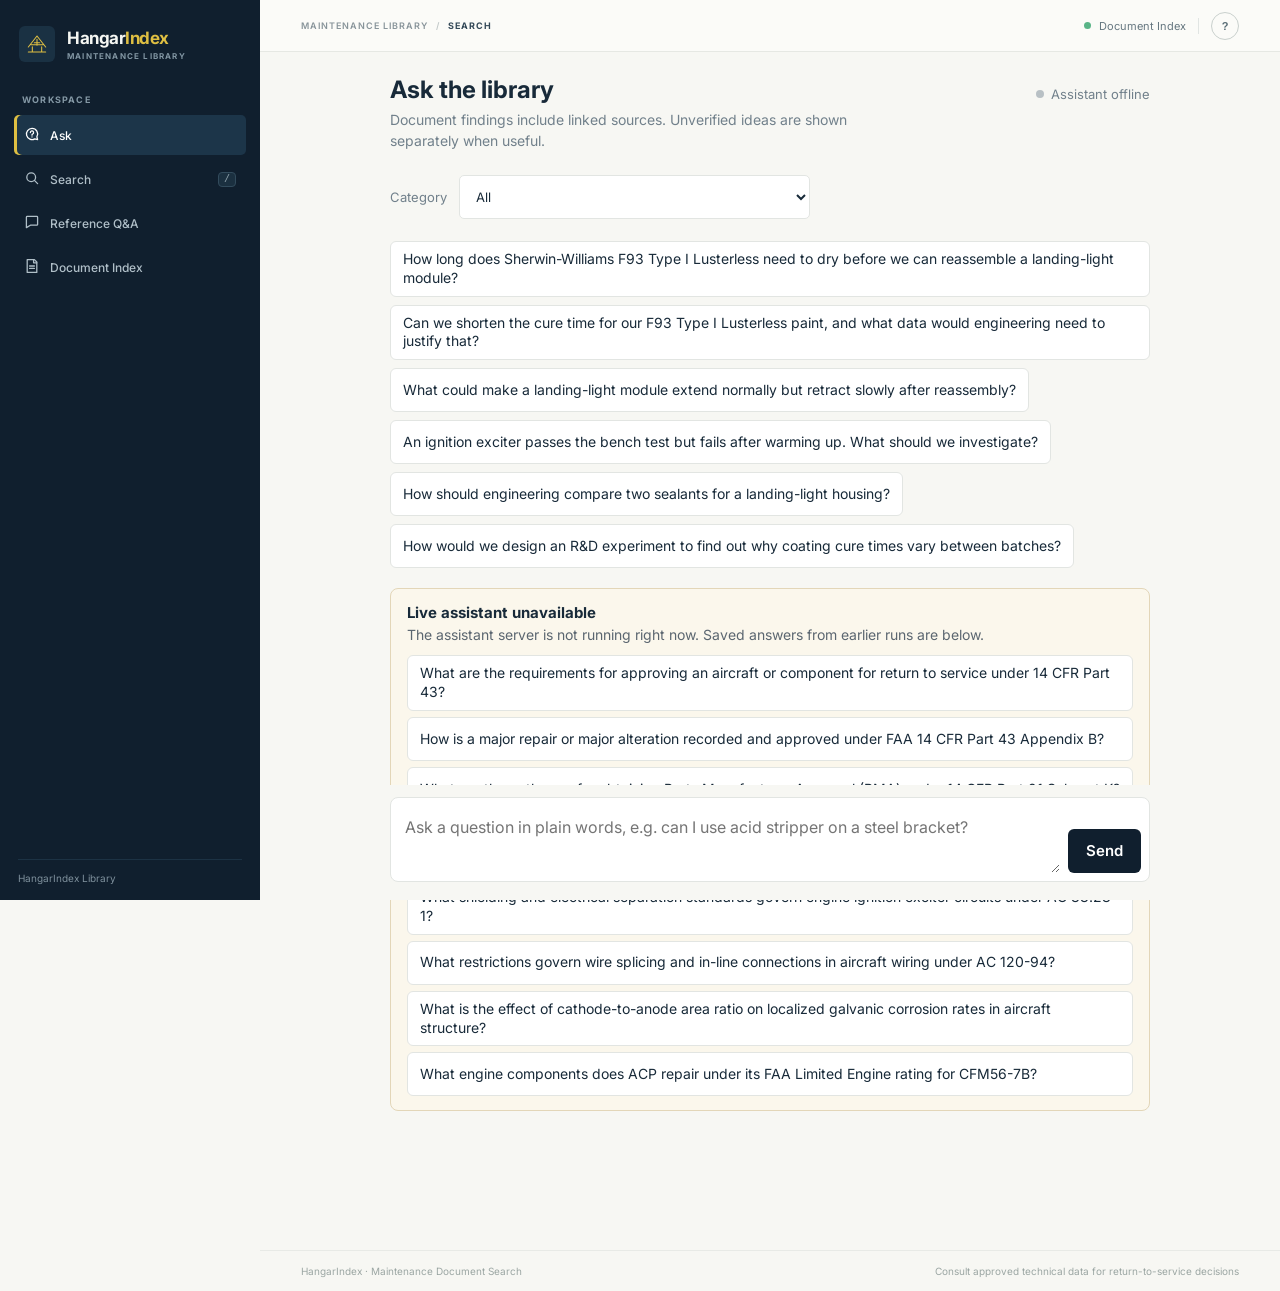
<file: index.html>
<!doctype html>
<html lang="en">
<head>
  <meta charset="utf-8">
  <meta name="viewport" content="width=device-width, initial-scale=1, viewport-fit=cover">
  <meta name="theme-color" content="#101f2e">
  <title>HangarIndex — Maintenance Document Search</title>
  <link rel="stylesheet" href="assets/styles.css">
  <link rel="stylesheet" href="assets/ask.css">
  <link rel="preconnect" href="https://fonts.googleapis.com">
  <link rel="preconnect" href="https://fonts.gstatic.com" crossorigin>
  <link href="https://fonts.googleapis.com/css2?family=Inter:wght@400;500;600;700&display=swap" rel="stylesheet">
</head>
<body>
  <div class="app-shell">
    <aside class="sidebar">
      <a class="brand" href="#search" aria-label="HangarIndex home">
        <span class="brand-mark">
          <svg viewBox="0 0 36 36" aria-hidden="true"><path d="M5 22.5 18 6l13 16.5M9 19h18M11 22v8m14-8v8M5 30h26M18 11v9m-4-4h8"/></svg>
        </span>
        <span><strong>Hangar<span>Index</span></strong><small>MAINTENANCE LIBRARY</small></span>
      </a>

      <div class="sidebar-section-label">WORKSPACE</div>
      <nav class="primary-nav" aria-label="Main navigation">
        <button class="nav-item active" data-view="ask" id="nav-ask-item">
          <span class="nav-icon"><svg viewBox="0 0 20 20" aria-hidden="true"><path d="M10 3a7 7 0 1 0 3.5 13.1L17 17l-.9-3.5A7 7 0 0 0 10 3Z"/><path d="M8 8.2a2 2 0 1 1 2.6 1.9c-.4.1-.6.5-.6.9v.5M10 13.5v.1"/></svg></span>
          <span>Ask</span>
        </button>
        <button class="nav-item" data-view="search" id="nav-search-item">
          <span class="nav-icon"><svg viewBox="0 0 20 20" aria-hidden="true"><circle cx="9" cy="9" r="5.5"/><path d="m13 13 4 4"/></svg></span>
          <span>Search</span>
          <kbd>/</kbd>
        </button>
        <button class="nav-item" data-view="assistant" id="nav-qa-item">
          <span class="nav-icon"><svg viewBox="0 0 20 20" aria-hidden="true"><path d="M4 3h12a1 1 0 0 1 1 1v9a1 1 0 0 1-1 1H8l-5 3V4a1 1 0 0 1 1-1Z"/></svg></span>
          <span>Reference Q&amp;A</span>
        </button>
        <button class="nav-item" data-view="library" id="nav-library-item">
          <span class="nav-icon"><svg viewBox="0 0 20 20" aria-hidden="true"><path d="M4 2h9l3 3v13H4Z"/><path d="M12 2v4h4M7 10h6M7 13h6"/></svg></span>
          <span>Document Index</span>
        </button>
      </nav>

      <div class="sidebar-spacer"></div>
      <div class="sidebar-footer">
        <span>HangarIndex Library</span>
      </div>
    </aside>

    <main class="main-panel">
      <header class="topbar">
        <div class="breadcrumbs">
          <span>MAINTENANCE LIBRARY</span>
          <i>/</i>
          <strong id="breadcrumb-current">SEARCH</strong>
        </div>
        <div class="topbar-right">
          <span class="connection-dot"></span>
          <span id="model-label">Document Index</span>
          <span class="topbar-divider"></span>
          <button class="help-button" id="help-button" aria-label="About library">?</button>
        </div>
      </header>

      <!-- SEARCH VIEW -->
      <section class="view active" id="view-ask">
          <div class="ask-wrap">
            <div class="ask-head">
              <div><h1>Ask the library</h1><p>Document findings include linked sources. Unverified ideas are shown separately when useful.</p></div>
              <span id="ask-status" data-state="offline"><span>Saved answers only</span></span>
            </div>
            <label class="ask-category">Category<select id="ask-category"><option>All</option><option>Engineering and repair</option><option>Regulations</option><option>Business and finance</option></select></label>
            <div id="ask-suggestions" aria-label="Suggested questions"></div>
            <div id="ask-offline" hidden><strong>Live assistant unavailable</strong><p></p><ul></ul></div>
            <details id="ask-access" hidden>
              <summary>Access code for the live assistant</summary>
              <form id="ask-code-form"><input id="ask-code" type="password" autocomplete="off" placeholder="Access code" aria-label="Access code"><button type="submit">Save</button><button type="button" id="ask-code-clear">Forget</button></form>
            </details>
            <div id="ask-thread" role="log" aria-label="Conversation" aria-live="off"></div>
            <div class="ask-composer">
            <div id="ask-thread-controls" hidden><span id="ask-thread-guidance">Enter to send · Shift+Enter for a new line</span><button type="button" id="ask-new-question">New chat</button></div>
            <form id="ask-form" autocomplete="off">
              <textarea id="ask-input" rows="2" maxlength="2000" placeholder="Ask a question in plain words, e.g. can I use acid stripper on a steel bracket?" aria-label="Your question"></textarea>
              <button id="ask-submit" type="submit">Send</button>
            </form>
            </div>
          </div>
        </section>

        <section class="view" id="view-search">
        <div class="content-wrap">
          <div class="hero-grid">
            <div class="hero-copy">
              <h1>Technical reference search</h1>
              <p>Search airworthiness regulations, advisory circulars, repair procedures, and metallurgical data across verified reference documents.</p>
            </div>
          </div>

          <div class="search-panel">
            <div class="search-mode">
              <span class="mode-indicator"></span>
              <span>Indexed documents</span>
              <span class="mode-separator">·</span>
              <span class="mode-muted">Regulations, repair methods, materials, inspection standards</span>
            </div>
            <div class="search-row">
              <span class="search-symbol">
                <svg viewBox="0 0 20 20" aria-hidden="true"><circle cx="9" cy="9" r="5.5"/><path d="m13 13 4 4"/></svg>
              </span>
              <input id="search-query" type="search" autocomplete="off" placeholder="Search by keyword, CFR part, material, or repair method (e.g. 'alodine aluminum', '14 CFR 43.13')…">
              <button id="search-button" class="search-button">Search</button>
            </div>
            <label class="category-picker">Category<select id="search-category"><option>All</option><option>Engineering and repair</option><option>Regulations</option><option>Business and finance</option></select></label>
            <div class="search-bottom">
              <span><kbd>ENTER</kbd> or type to search</span>
              <div class="suggestion-label">Sample queries</div>
              <div class="suggestion-chips" id="suggestion-chips">
                <button data-query="Sherwin-Williams F93 Type I Lusterless drying handling cure">F93 dry and cure</button>
                <button data-query="F93 Type I Lusterless accelerated cure temperature humidity">F93 cure acceleration</button>
                <button data-query="landing light extension retraction actuator">Light mechanism</button>
                <button data-query="ignition exciter intermittent output thermal">Ignition exciter</button>
                <button data-query="coating process variation experimental design">Process variation</button>
              </div>
            </div>
          </div>

          <div id="search-message" class="message-line"></div>
          <div id="pre-generated-answer-box" class="pre-generated-box hidden"></div>
          <div id="search-output" class="search-output">
            <div class="welcome-note">
              <div>
                <strong>Library index ready for query.</strong>
                <p>Contains regulatory standards (FAA, EASA, TCCA), engineering studies (NASA metallurgy and NDT), shop safety standards, and repair practices.</p>
              </div>
            </div>
          </div>
          <div class="bottom-note">
            <span class="note-icon">ⓘ</span> Public reference data for technical investigation. Confirm applicability in current approved manufacturer technical data before maintenance decisions.
          </div>
        </div>
      </section>

      <!-- GROUNDED Q&A VIEW -->
      <section class="view" id="view-assistant">
        <div class="content-wrap assistant-wrap">
          <div class="assistant-header">
            <div>
              <h2>Technical reference Q&amp;A</h2>
              <p>Passage-grounded answers generated by the local language model (qwen3.5:9b, think=off). Each citation refers directly to indexed technical excerpts below.</p>
            </div>
          </div>

          <div class="workstream-filters" id="workstream-filters">
            <button class="filter-btn active" data-filter="all">All Categories</button>
            <button class="filter-btn" data-filter="Regulations">Regulations</button>
            <button class="filter-btn" data-filter="Repair Practice">Repair Practice</button>
            <button class="filter-btn" data-filter="Physical Science">Physical Science</button>
            <button class="filter-btn" data-filter="Parts Knowledge">Parts Knowledge</button>
          </div>
          <label class="category-picker">Category<select id="assistant-category"><option>All</option><option>Engineering and repair</option><option>Regulations</option><option>Business and finance</option></select></label>

          <div class="assistant-layout">
            <div class="questions-column" id="assistant-questions-list">
              <!-- Rendered dynamically -->
            </div>
            <div class="answer-column">
              <div id="assistant-answer-display" class="answer-display hidden">
                <!-- Selected answer rendered here -->
              </div>
              <div id="assistant-placeholder" class="answer-placeholder">
                <div class="placeholder-icon">SOURCE</div>
                <strong>Select a query to view its grounded synthesis</strong>
                <p>Displays the model answer, cited source passages, automated citation validity scores, and safety/regulatory cautions.</p>
              </div>
            </div>
          </div>
        </div>
      </section>

      <!-- LIBRARY VIEW -->
      <section class="view" id="view-library">
        <div class="content-wrap">
          <div class="library-header">
            <div>
              <h2>Document index</h2>
              <p>Catalog of regulatory, engineering, and maintenance references in the public library.</p>
            </div>
            <div class="library-tools">
              <input id="library-filter" type="search" placeholder="Filter by title, authority, tag, or filename…">
              <span id="library-total" class="library-total">101 DOCUMENTS</span>
            </div>
          </div>

          <div class="library-banner">
            <span class="banner-icon">📄</span>
            <div>
              <strong>Access status</strong>
              <p>Public-domain documents open directly as PDF files. Proprietary standards and distributor references link to official publisher records.</p>
            </div>
          </div>

          <div class="library-table-wrap">
            <table class="library-table">
              <thead>
                <tr>
                  <th>DOCUMENT</th>
                  <th>CATEGORY</th>
                  <th>AUTHORITY / PUBLISHER</th>
                  <th>AVAILABILITY</th>
                  <th>ACTION</th>
                </tr>
              </thead>
              <tbody id="library-body">
                <!-- Dynamically rendered rows -->
              </tbody>
            </table>
          </div>
        </div>
      </section>

      <footer class="main-footer">
        <span>HangarIndex · Maintenance Document Search</span>
        <span>Consult approved technical data for return-to-service decisions</span>
      </footer>
    </main>
  </div>

  <!-- ABOUT DIALOG -->
  <dialog id="about-dialog" class="about-dialog">
    <button class="dialog-close" id="dialog-close-btn" aria-label="Close dialog">&times;</button>
    <div class="dialog-brand">HANGARINDEX TECHNICAL ARCHITECTURE</div>
    <h2>Document search index</h2>
    <p>Browser-based search over public aerospace maintenance standards, regulations, and technical studies using a client-side inverted index.</p>
    
    <div class="dialog-facts">
      <div>
        <span>PASSAGES</span>
        <strong>16,850 indexed</strong>
      </div>
      <div>
        <span>RETRIEVAL</span>
        <strong>Lexical MiniSearch</strong>
      </div>
      <div>
        <span>GROUNDING</span>
        <strong>Direct citations</strong>
      </div>
    </div>

    <p style="font-size:12px;color:#5a6e78;line-height:1.5;">
      In local operation, HangarIndex connects to private local language models (qwen3.5:9b, 35b-a3b) with thinking disabled to generate synthesised answers with automated citation verification.
    </p>
  </dialog>

  <!-- Vendored MiniSearch & Application JS -->
  <script src="vendor/minisearch.min.js"></script>
  <script src="assets/app.js"></script>
  <script src="assets/ask.js"></script>
</body>
</html>
</file>
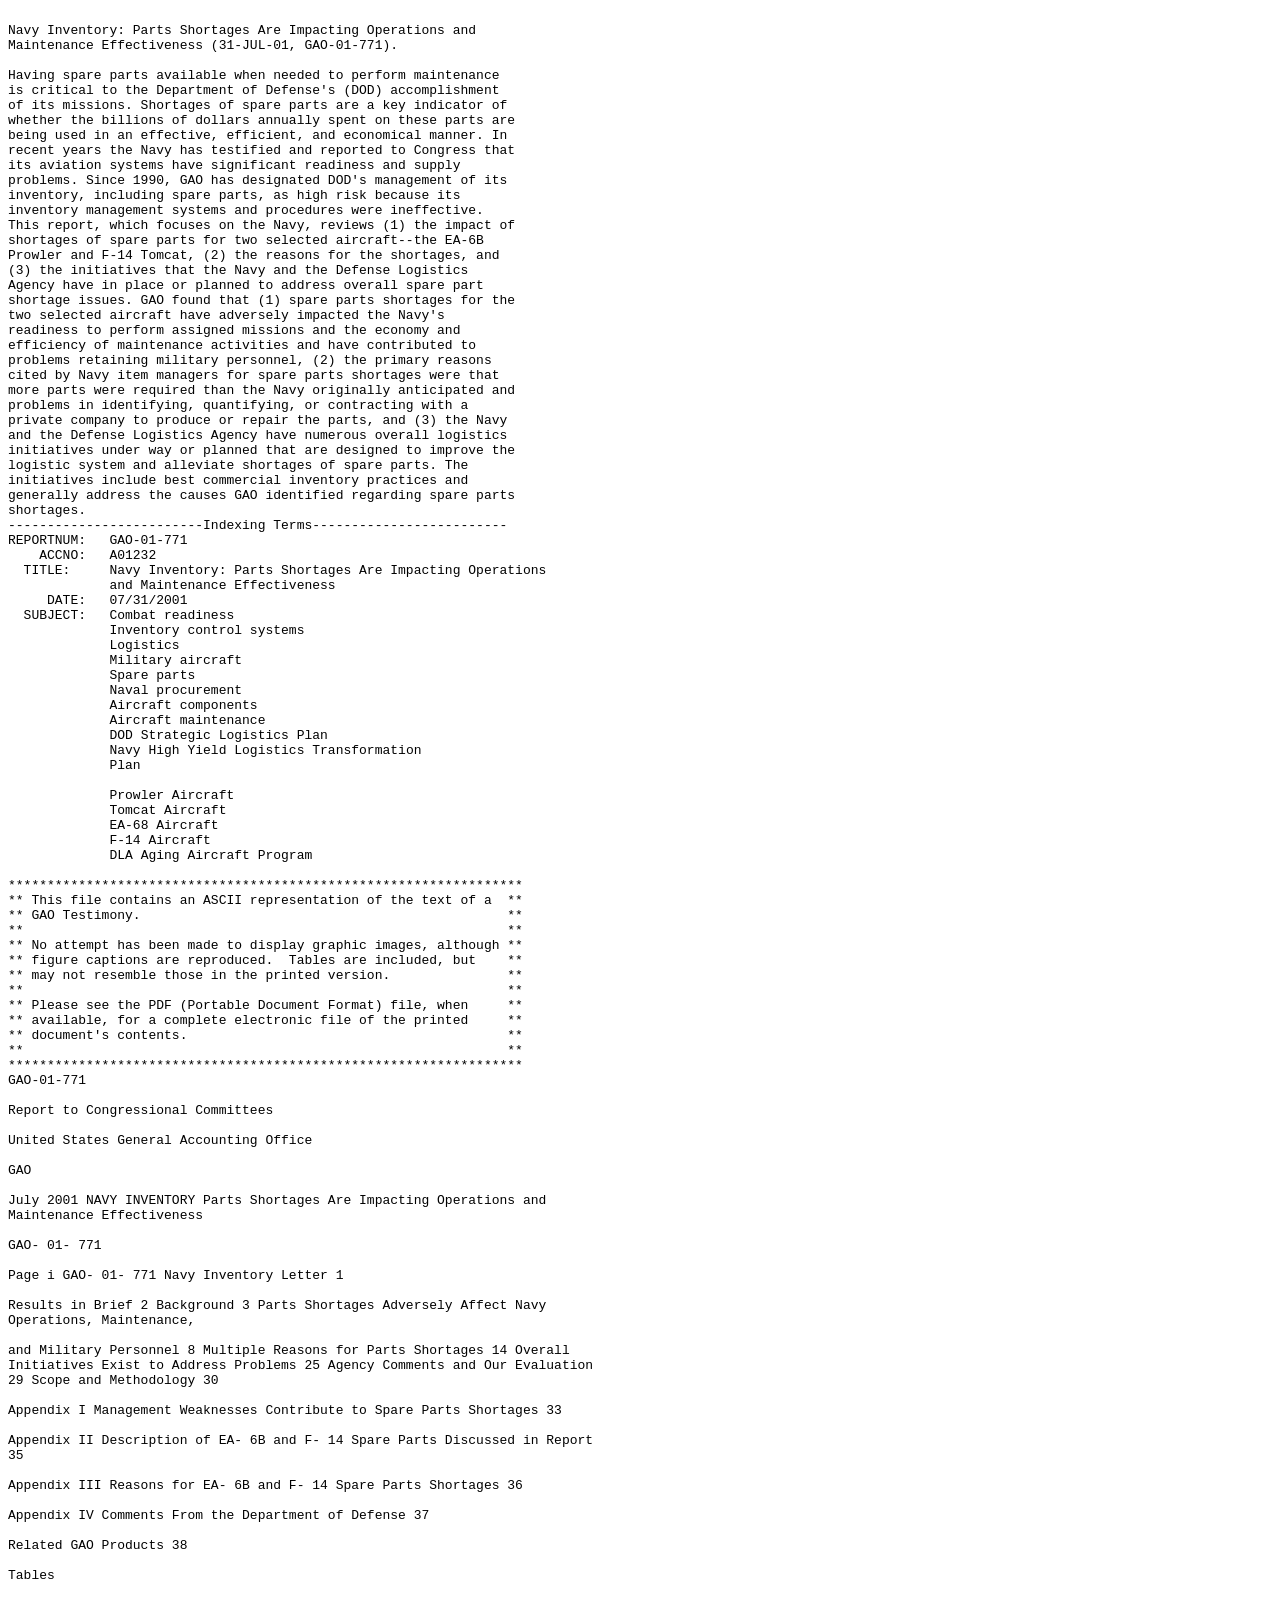
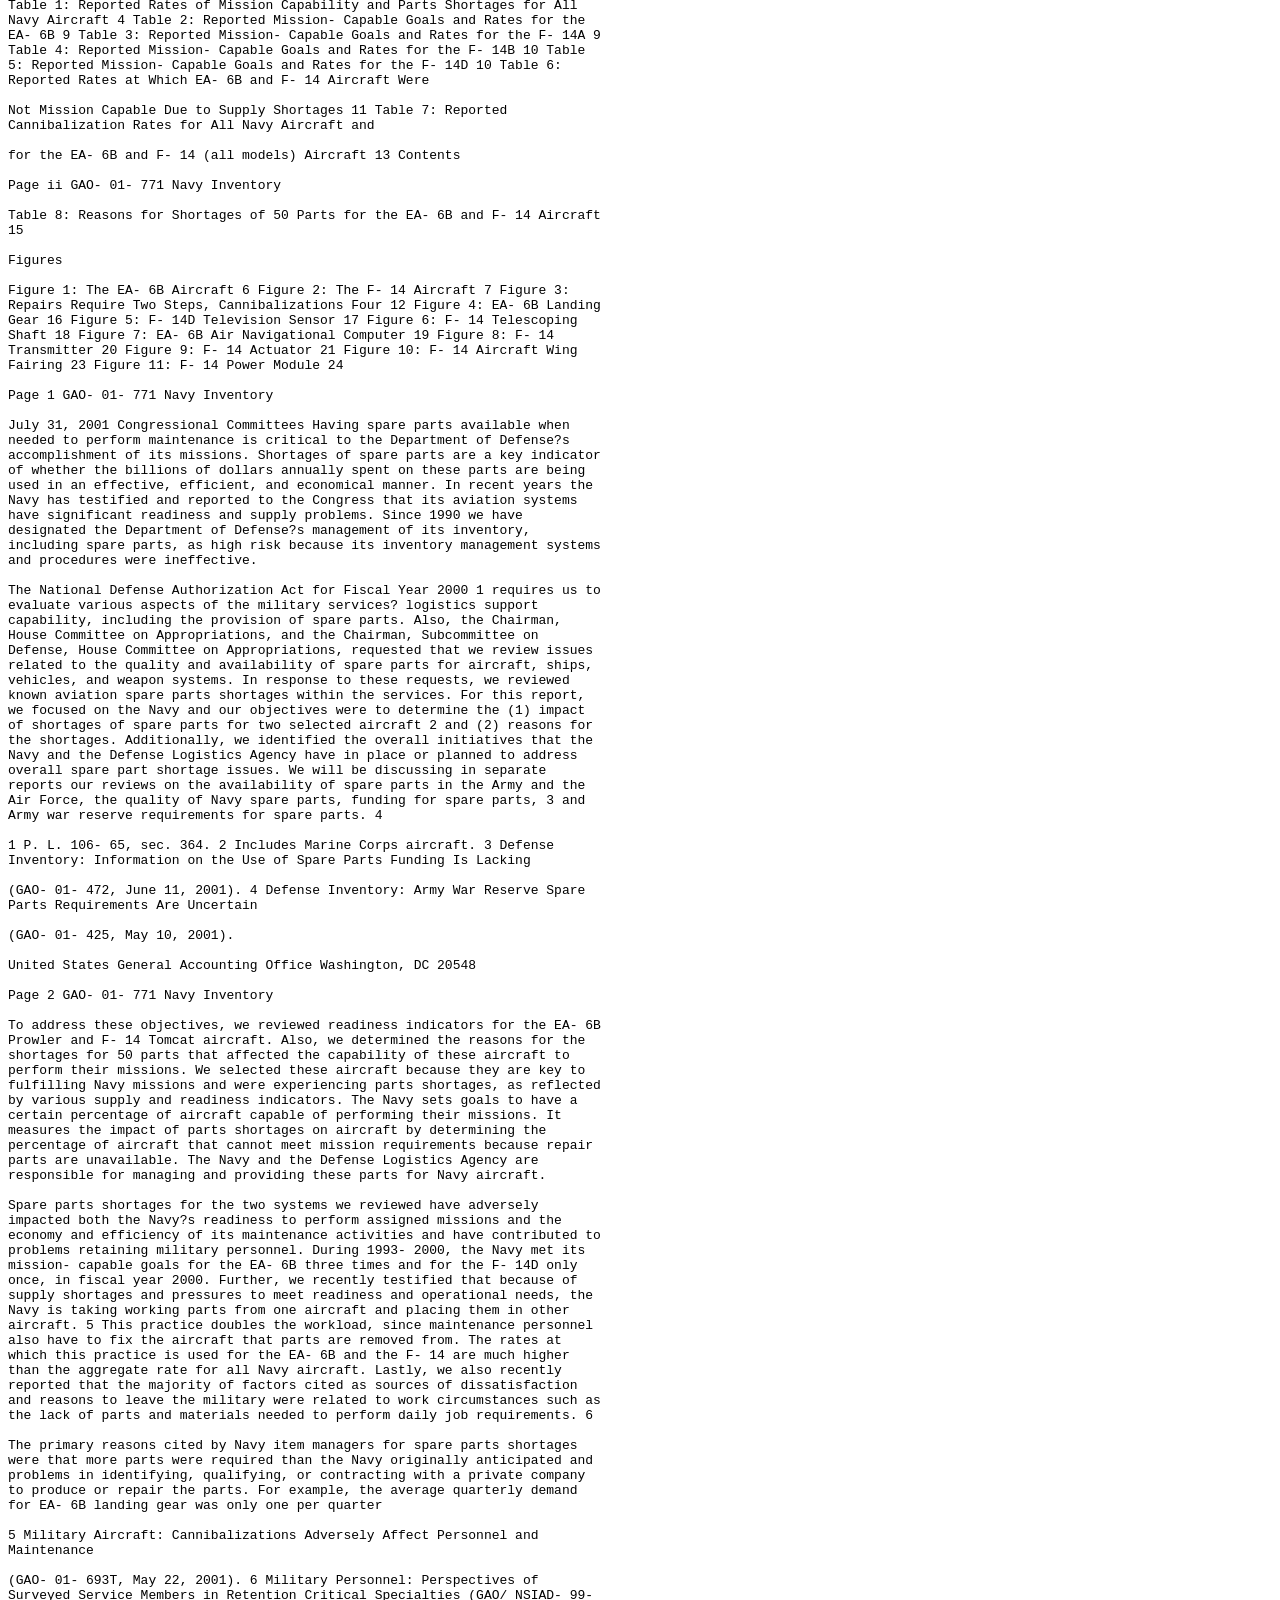
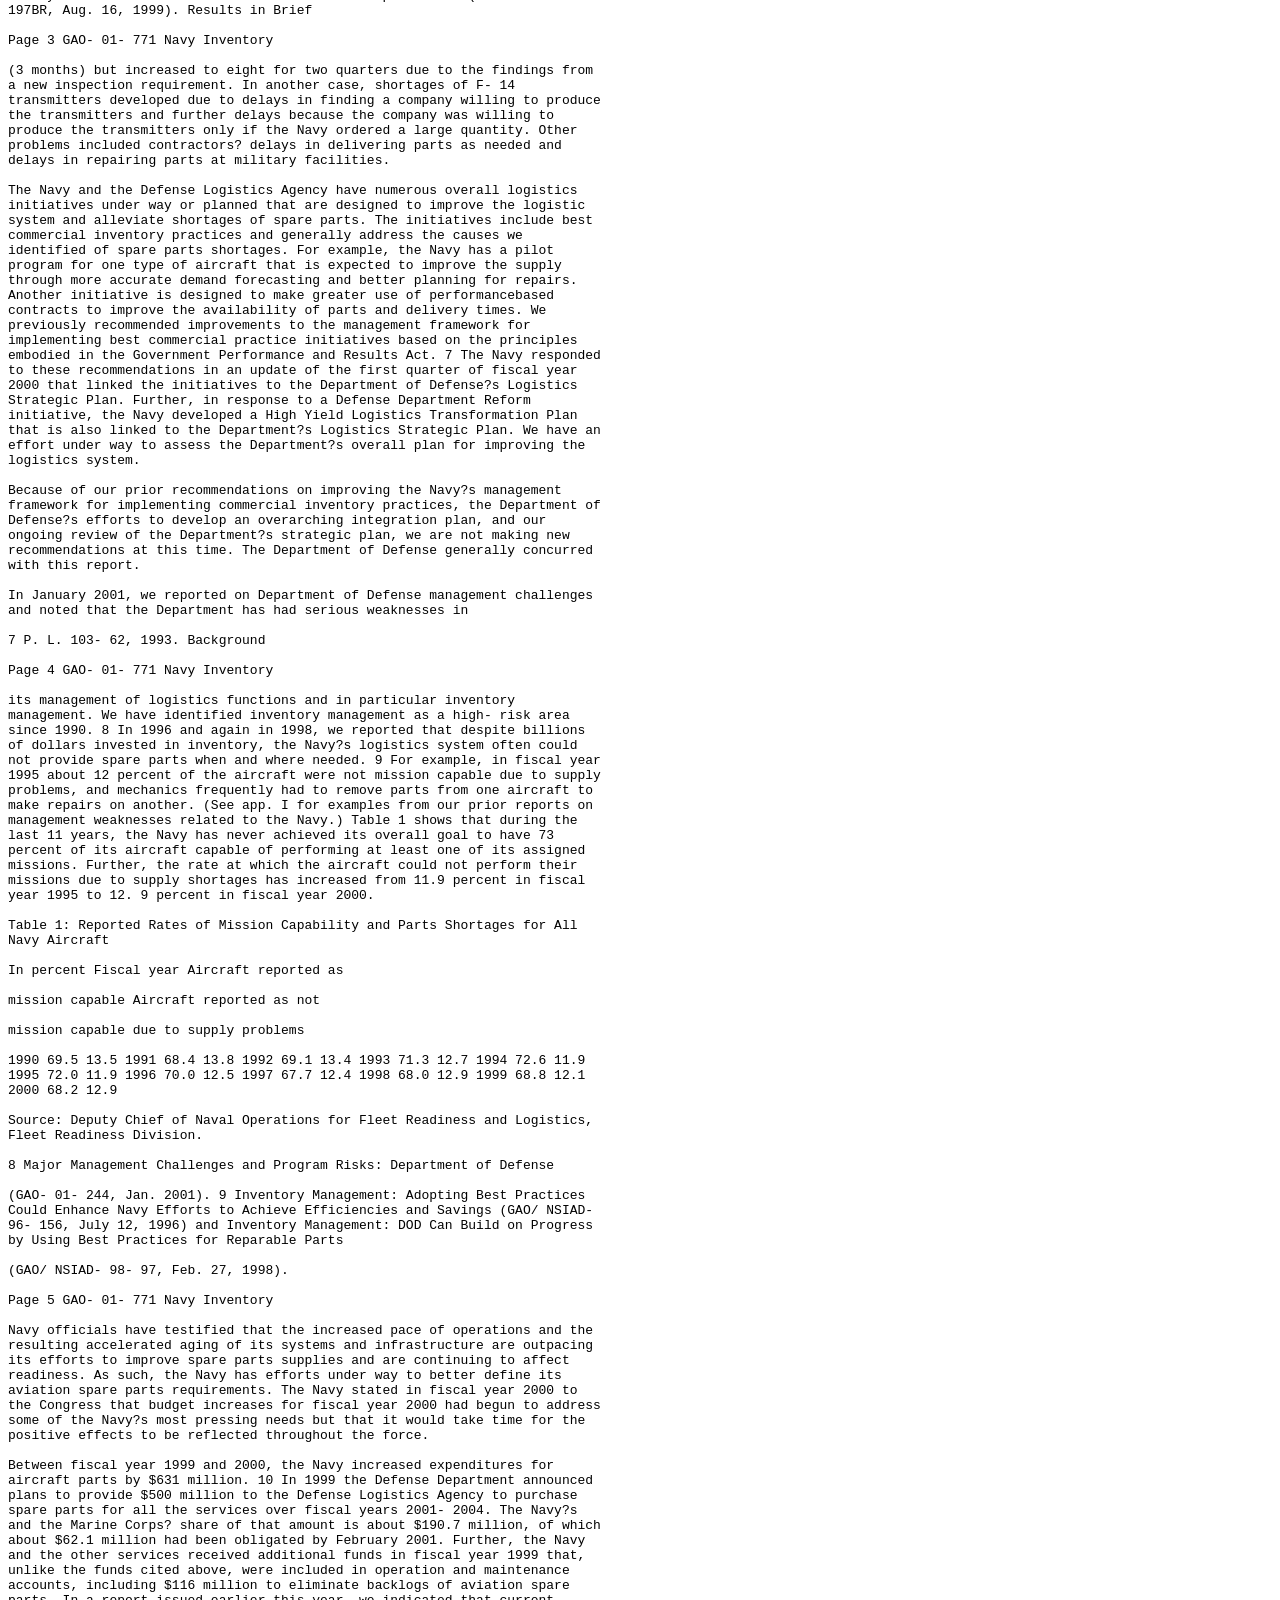
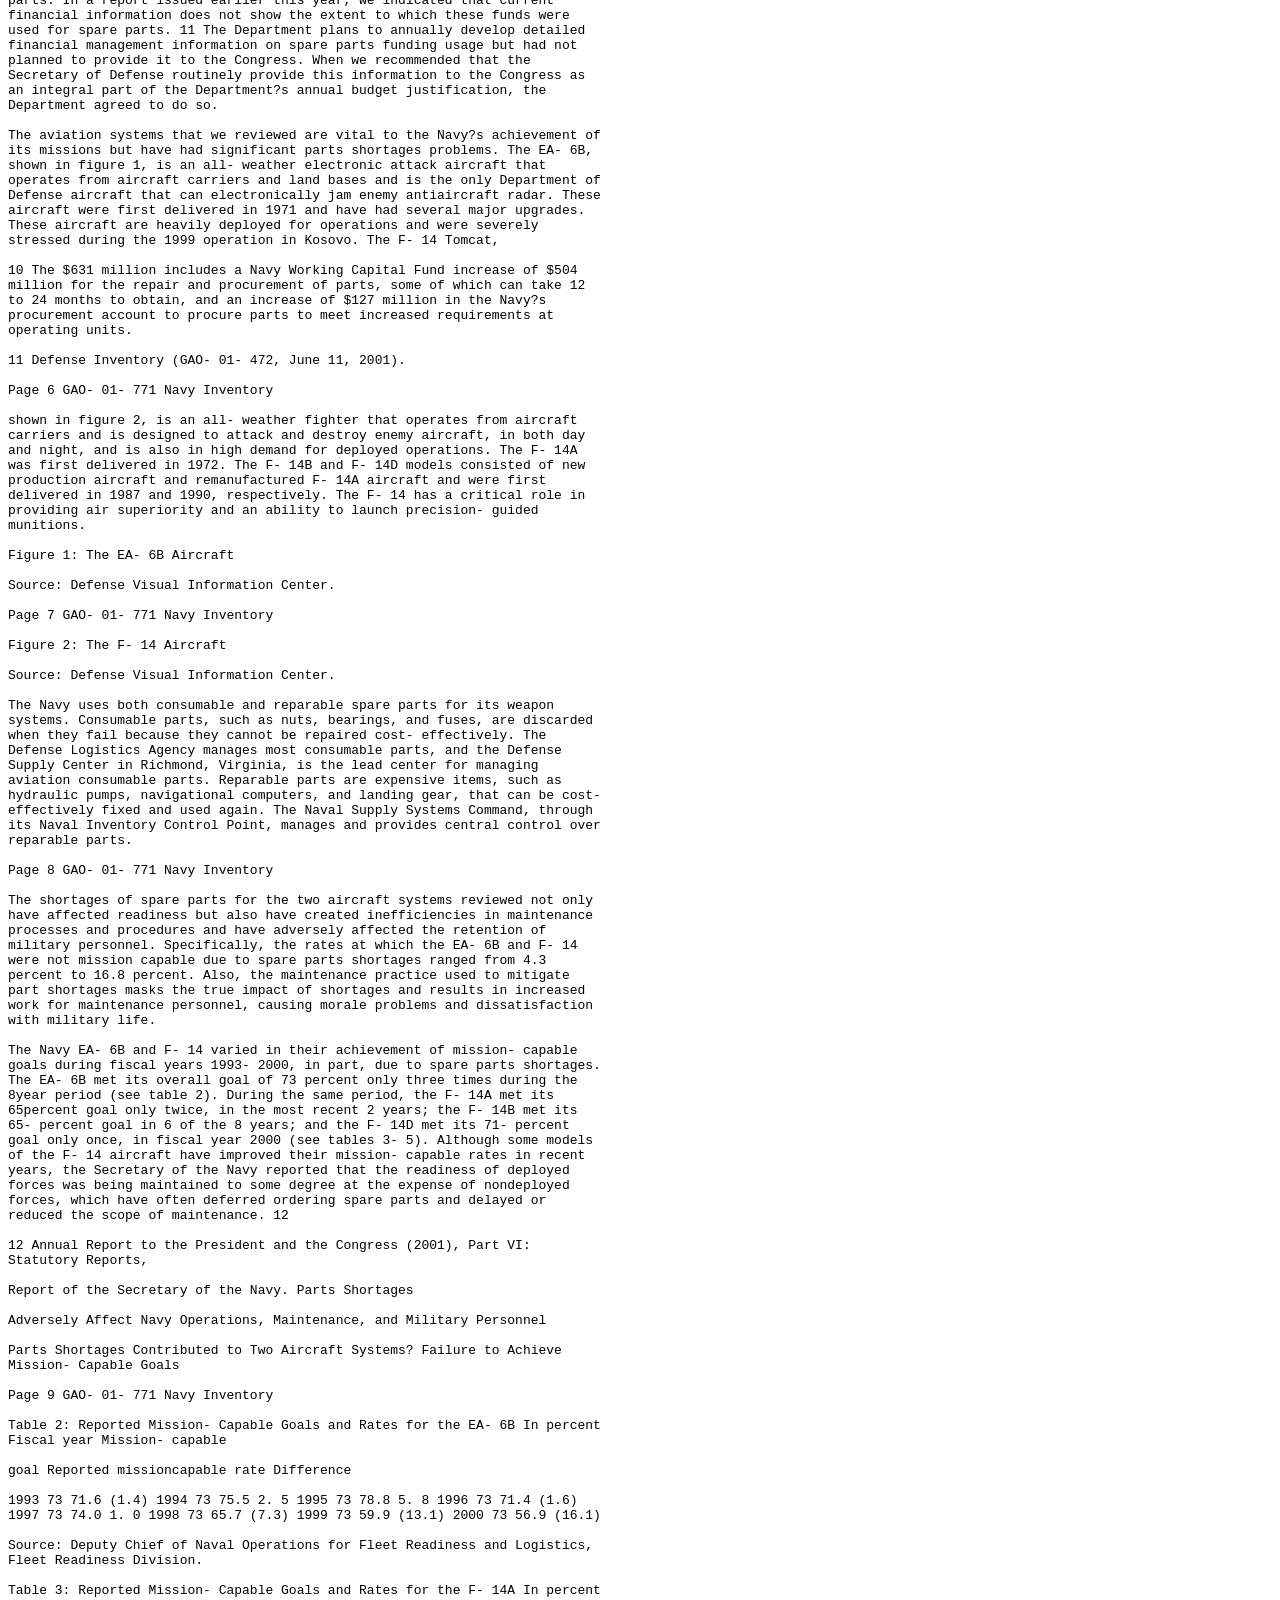
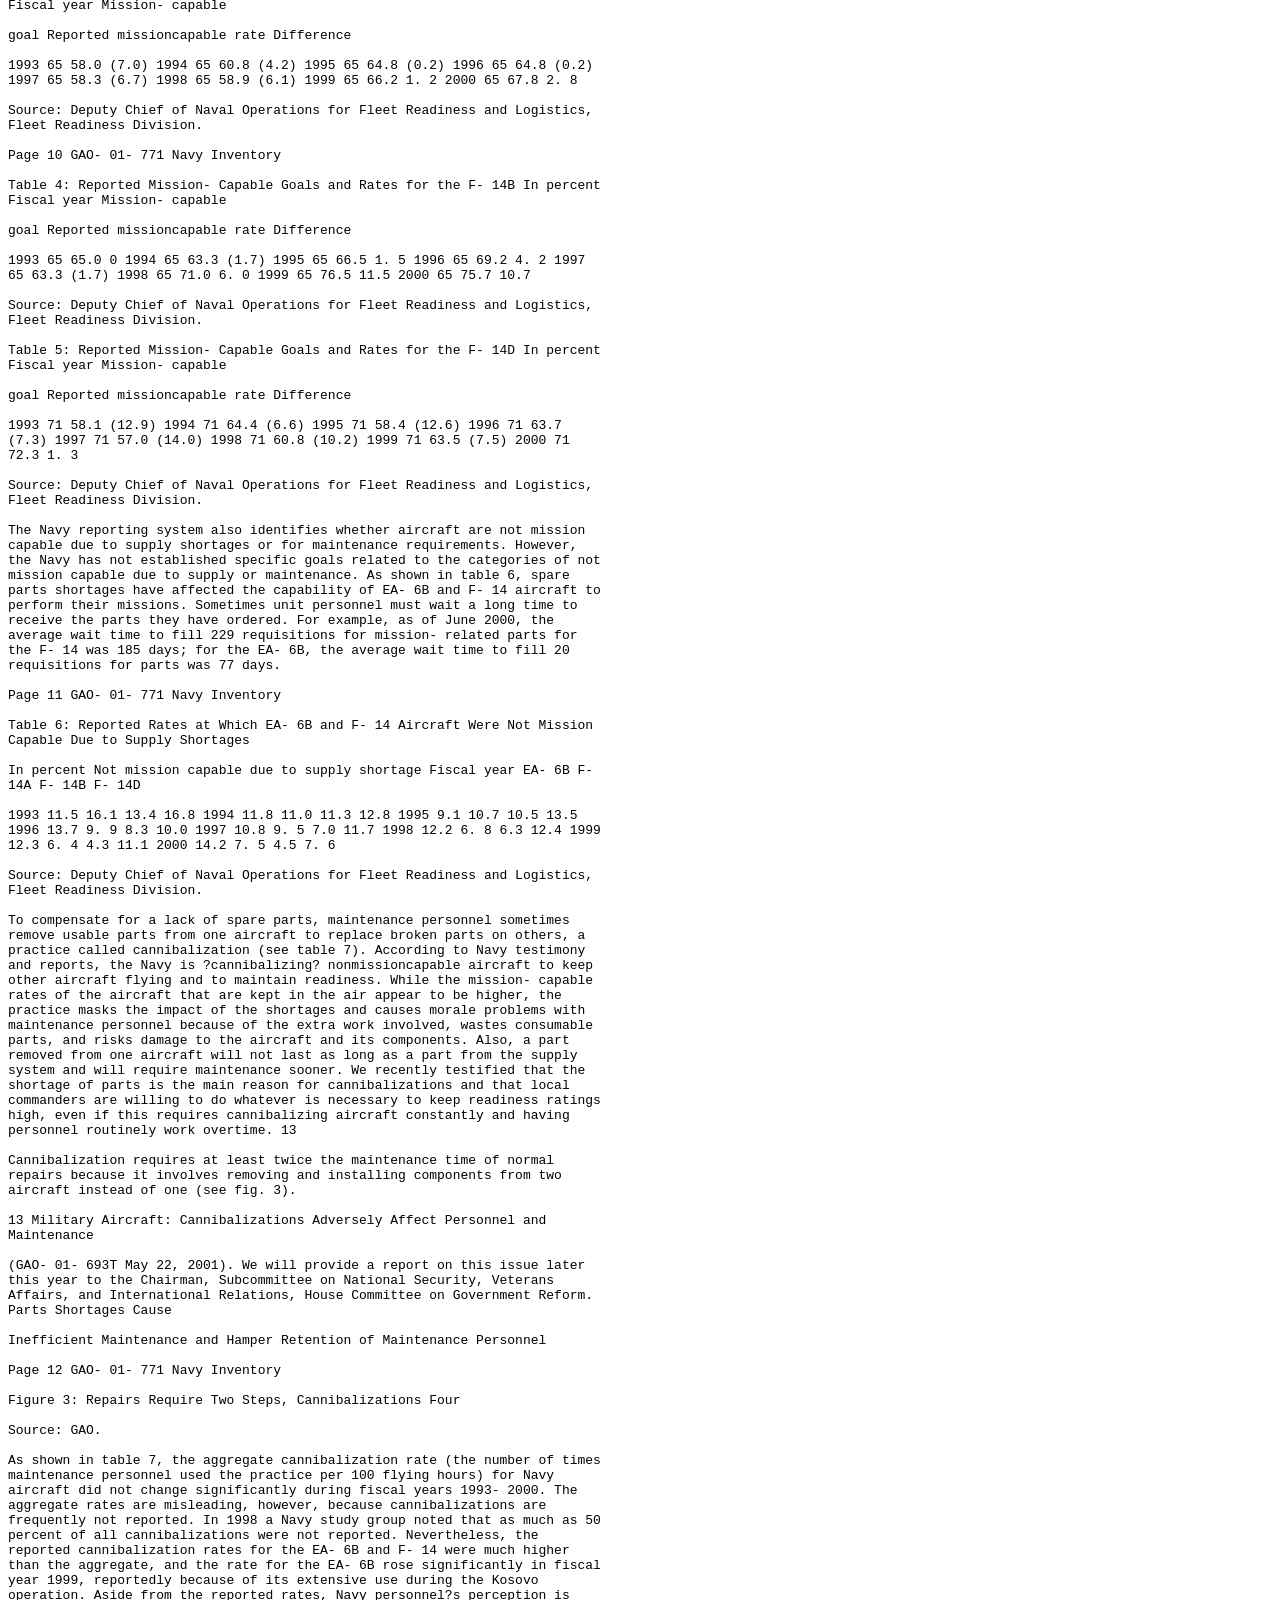
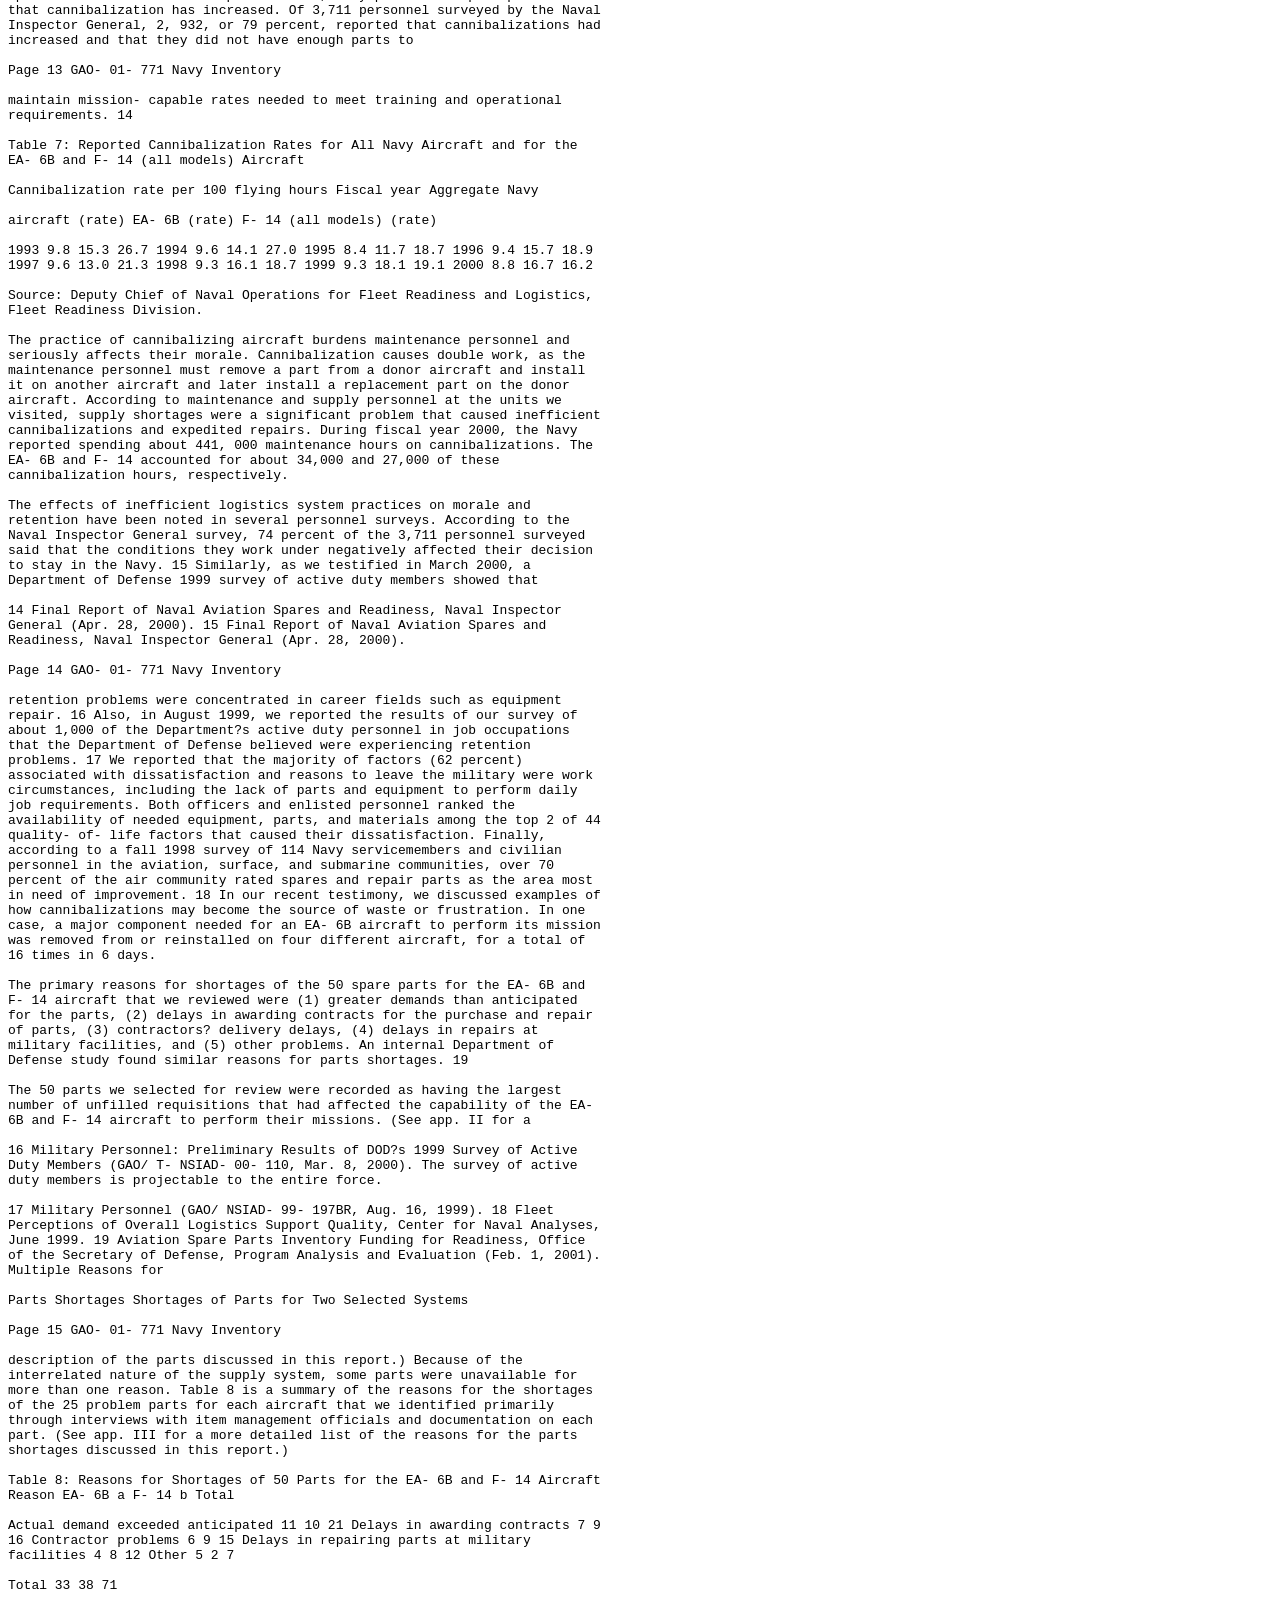
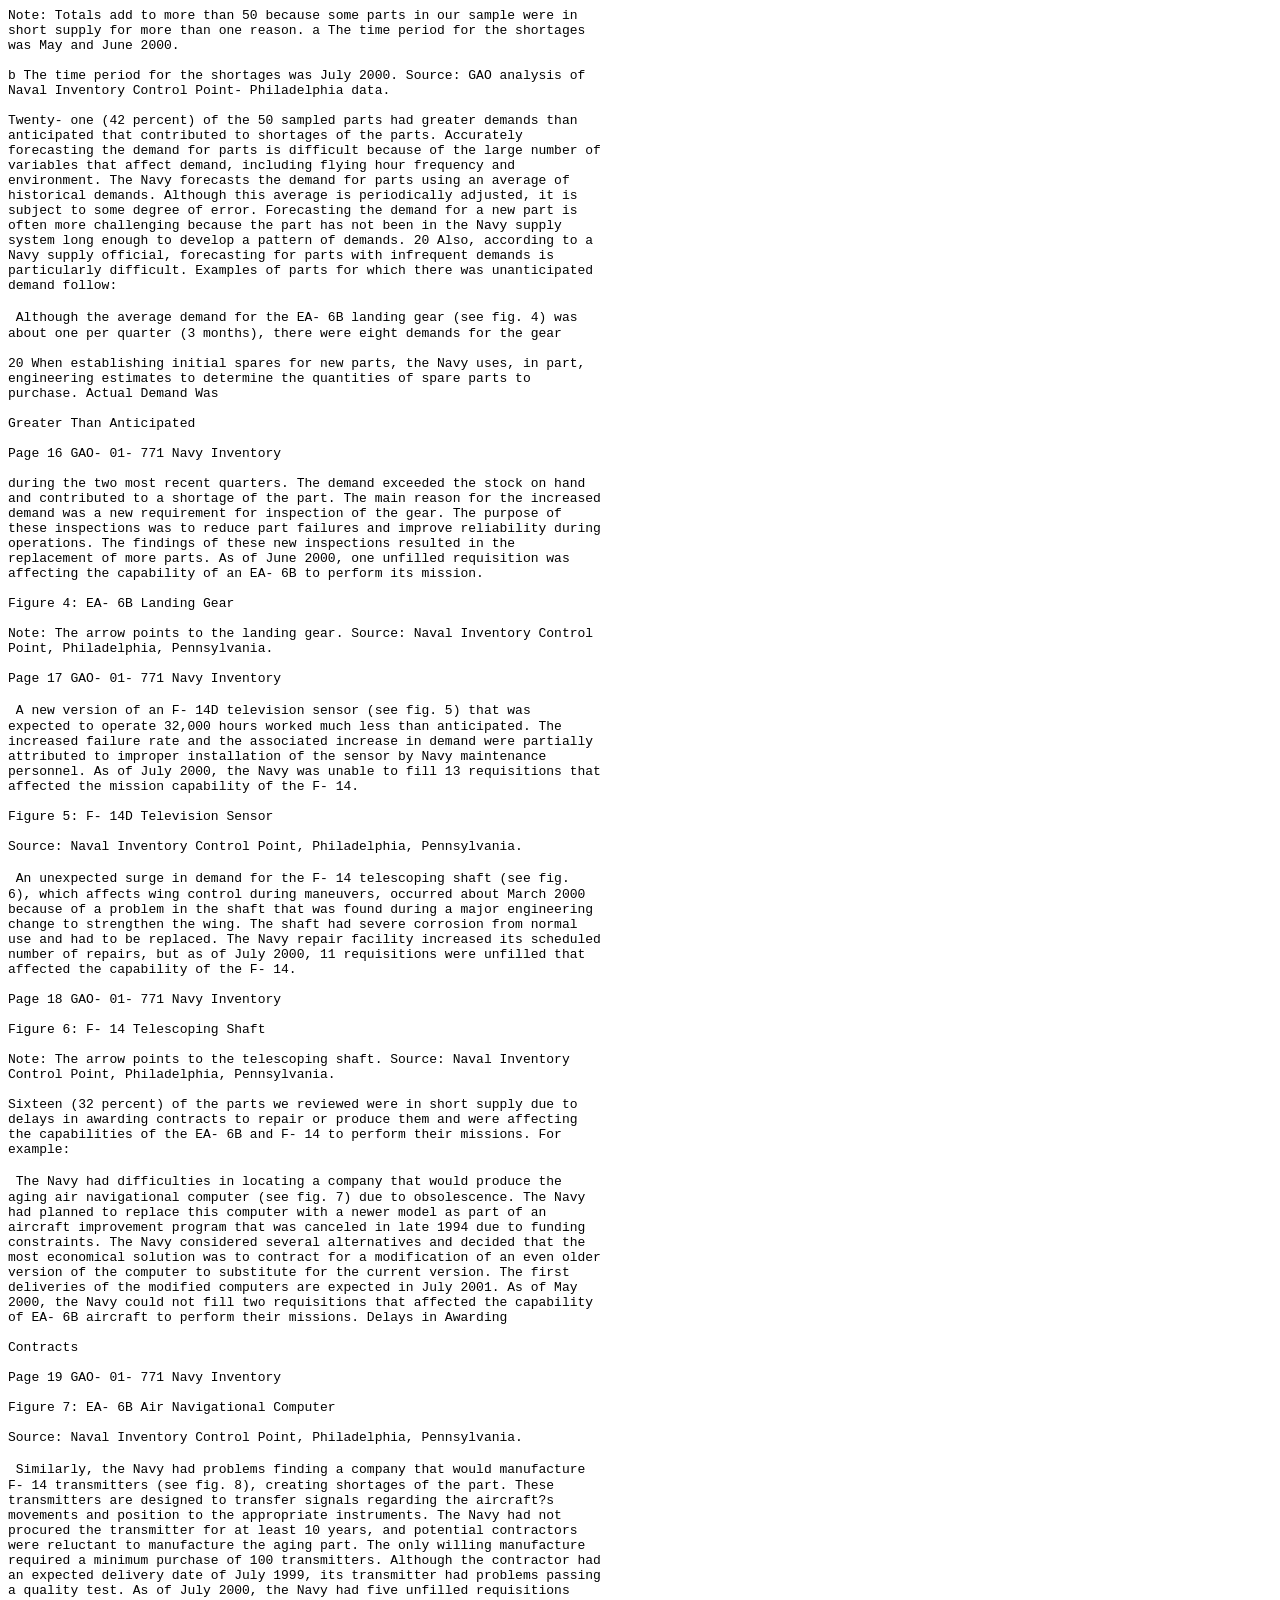
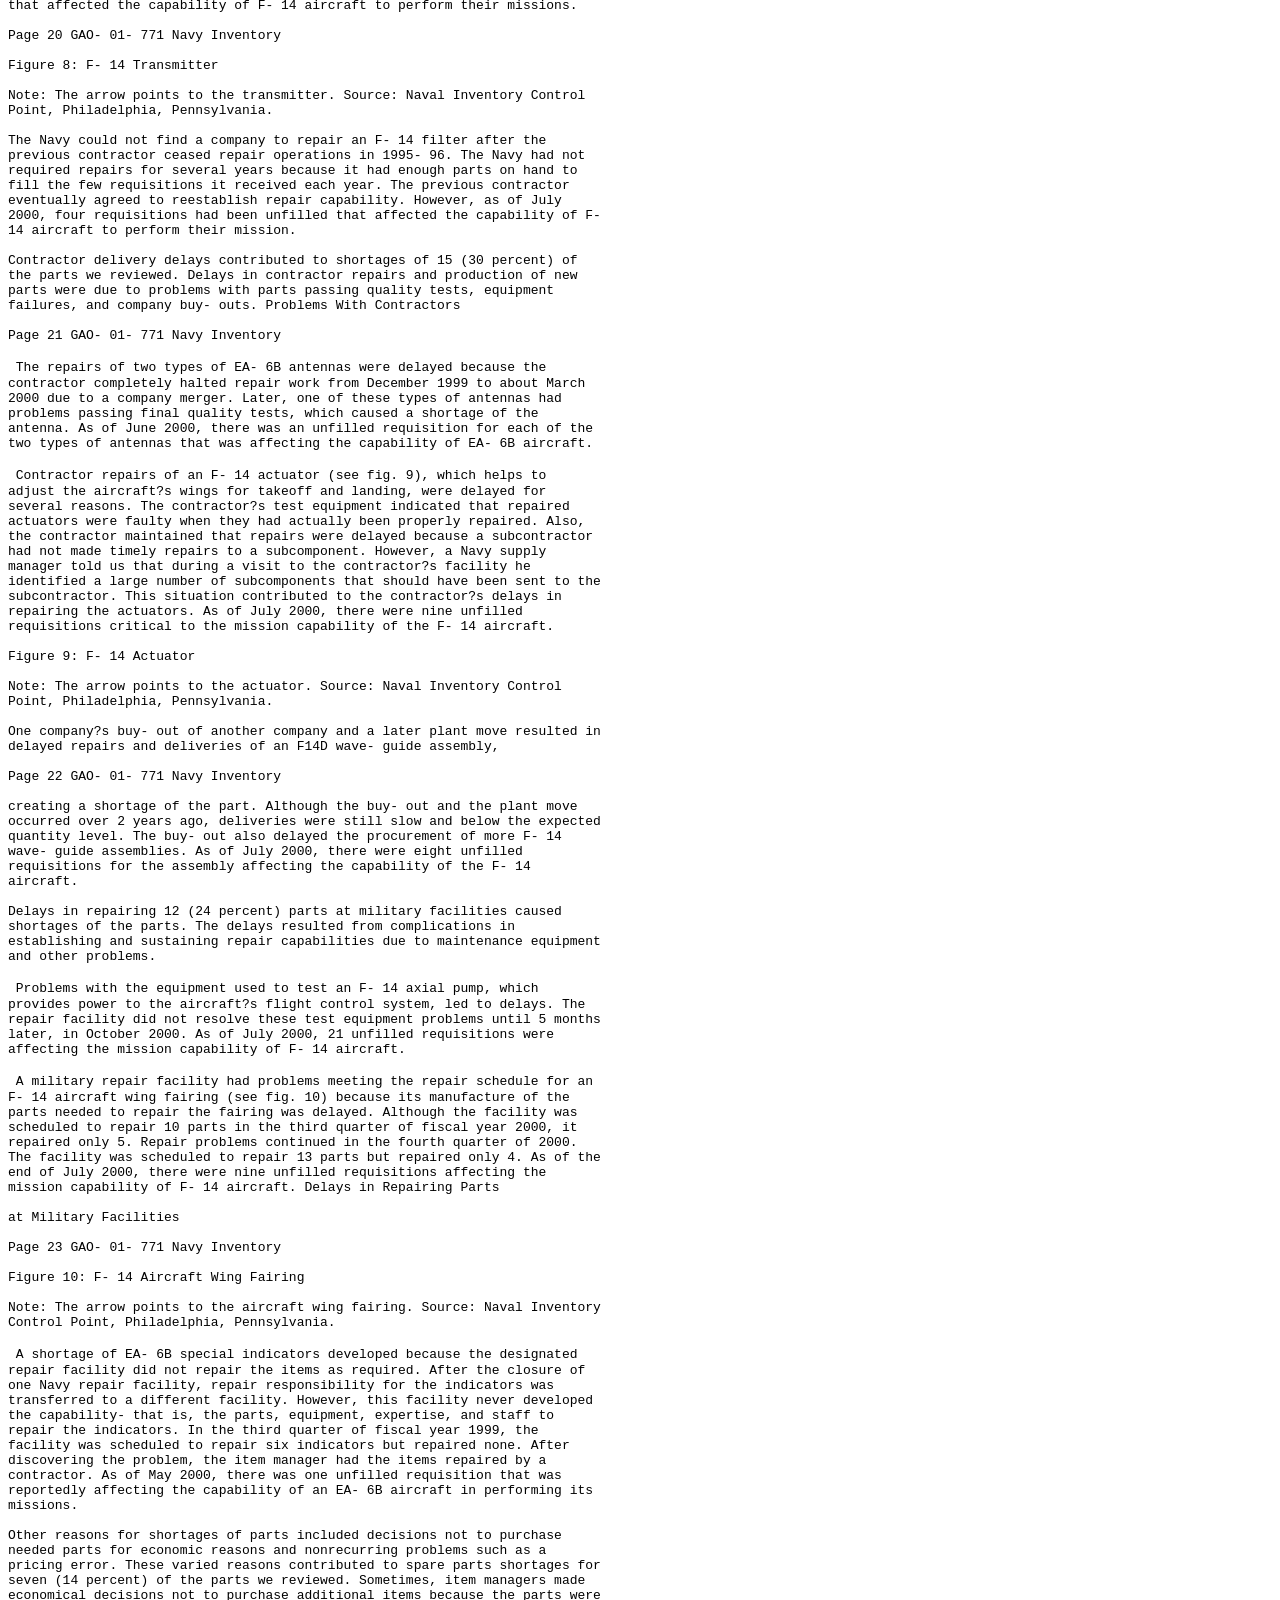
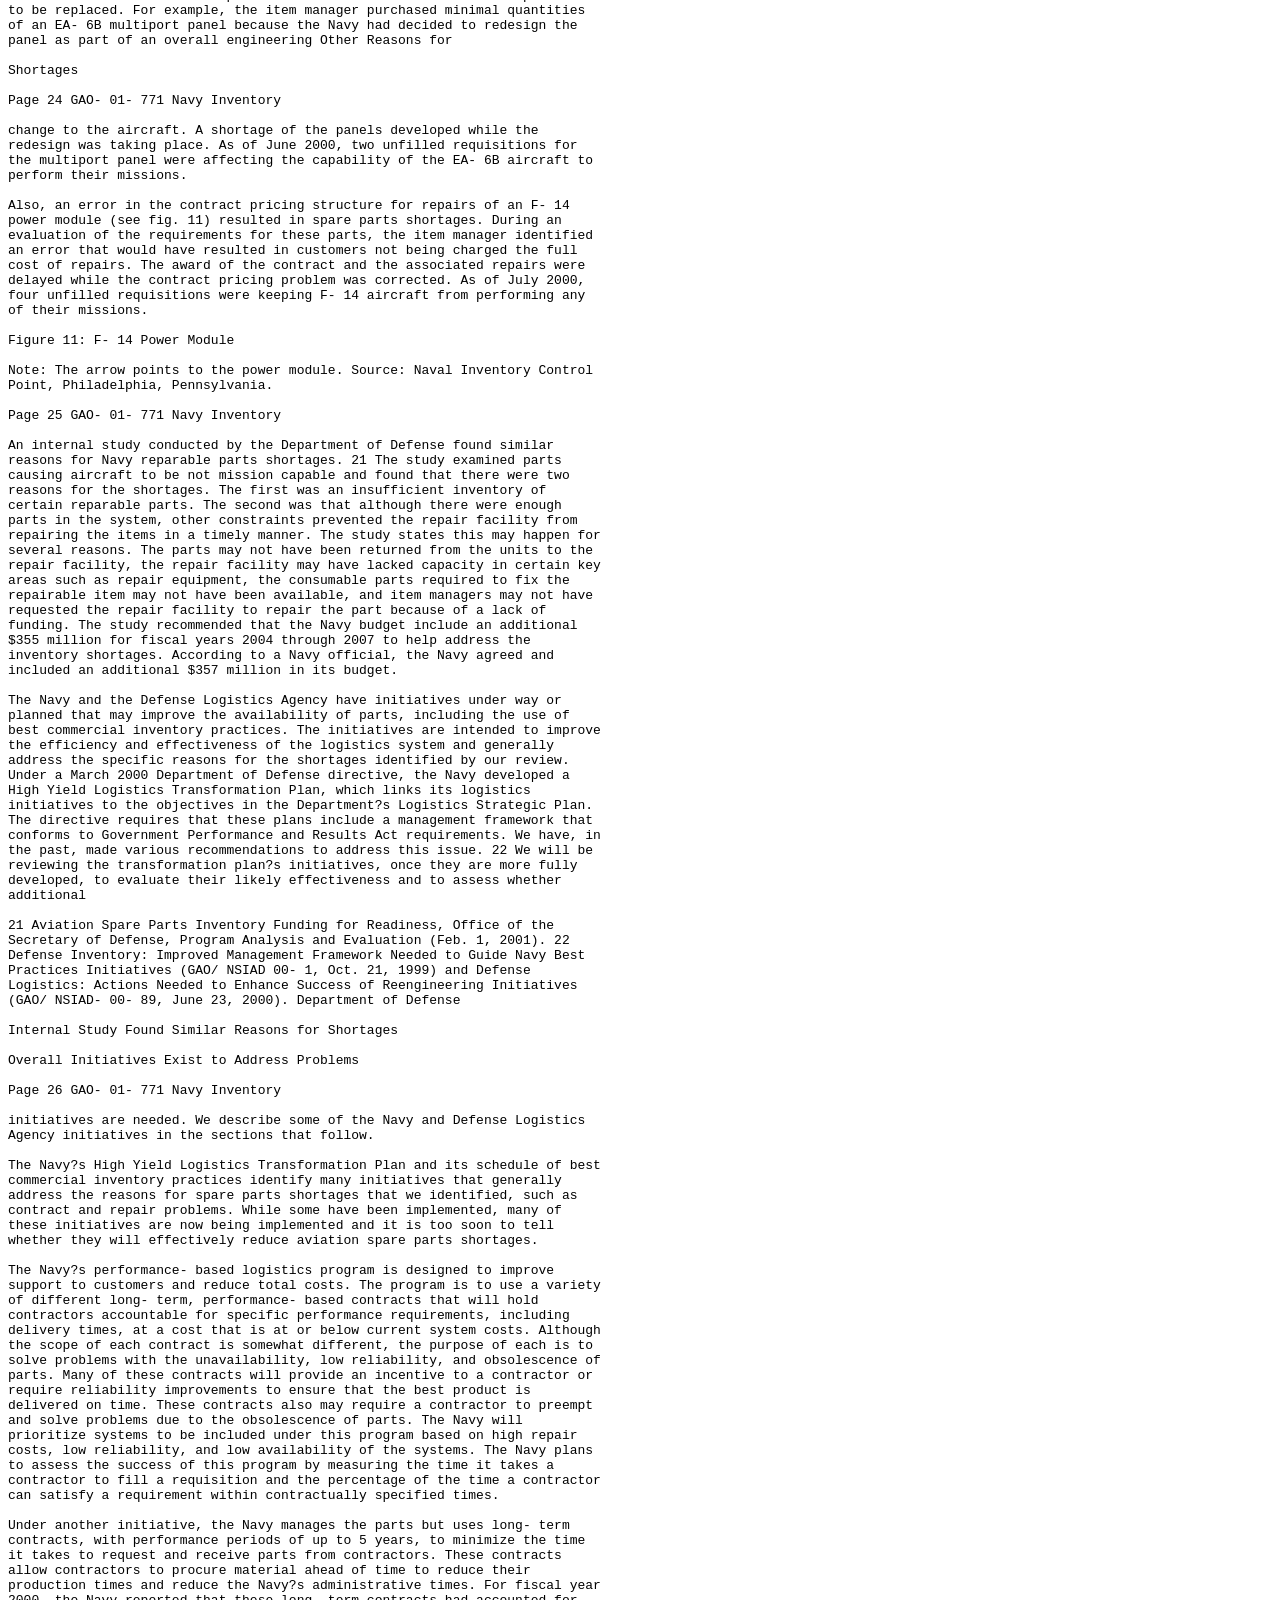
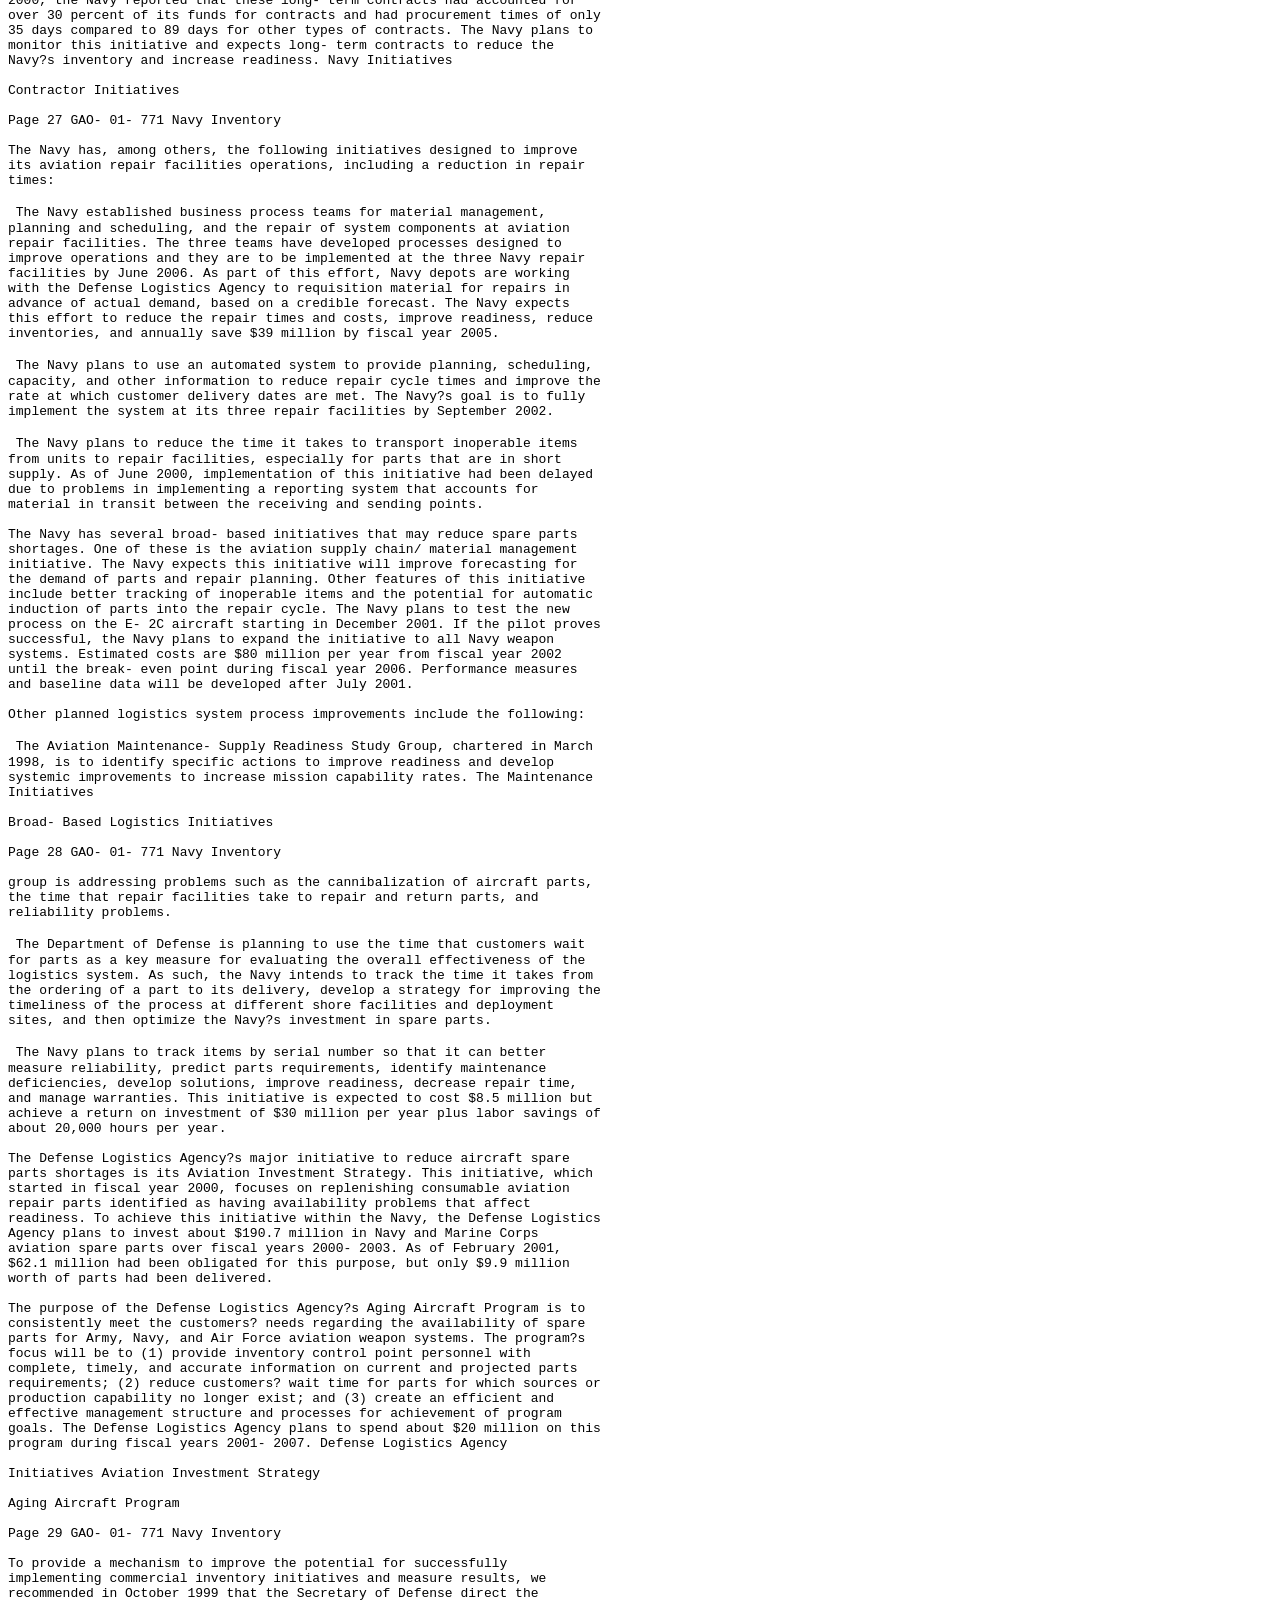
<file: docs/Business-Finance-Public/GAO_01-771_Navy_Spare_Parts.html>
<html>
<head>
<title>Navy Inventory: Parts Shortages Are Impacting Operations and Maintenance Effectiveness</title>
</head>
<body><pre>								 
Navy Inventory: Parts Shortages Are Impacting Operations and	 
Maintenance Effectiveness (31-JUL-01, GAO-01-771).		 
								 
Having spare parts available when needed to perform maintenance  
is critical to the Department of Defense's (DOD) accomplishment  
of its missions. Shortages of spare parts are a key indicator of 
whether the billions of dollars annually spent on these parts are
being used in an effective, efficient, and economical manner. In 
recent years the Navy has testified and reported to Congress that
its aviation systems have significant readiness and supply	 
problems. Since 1990, GAO has designated DOD's management of its 
inventory, including spare parts, as high risk because its	 
inventory management systems and procedures were ineffective.	 
This report, which focuses on the Navy, reviews (1) the impact of
shortages of spare parts for two selected aircraft--the EA-6B	 
Prowler and F-14 Tomcat, (2) the reasons for the shortages, and  
(3) the initiatives that the Navy and the Defense Logistics	 
Agency have in place or planned to address overall spare part	 
shortage issues. GAO found that (1) spare parts shortages for the
two selected aircraft have adversely impacted the Navy's	 
readiness to perform assigned missions and the economy and	 
efficiency of maintenance activities and have contributed to	 
problems retaining military personnel, (2) the primary reasons	 
cited by Navy item managers for spare parts shortages were that  
more parts were required than the Navy originally anticipated and
problems in identifying, quantifying, or contracting with a	 
private company to produce or repair the parts, and (3) the Navy 
and the Defense Logistics Agency have numerous overall logistics 
initiatives under way or planned that are designed to improve the
logistic system and alleviate shortages of spare parts. The	 
initiatives include best commercial inventory practices and	 
generally address the causes GAO identified regarding spare parts
shortages.							 
-------------------------Indexing Terms------------------------- 
REPORTNUM:   GAO-01-771 					        
    ACCNO:   A01232						        
  TITLE:     Navy Inventory: Parts Shortages Are Impacting Operations 
             and Maintenance Effectiveness                                    
     DATE:   07/31/2001 
  SUBJECT:   Combat readiness					 
	     Inventory control systems				 
	     Logistics						 
	     Military aircraft					 
	     Spare parts					 
	     Naval procurement					 
	     Aircraft components				 
	     Aircraft maintenance				 
	     DOD Strategic Logistics Plan			 
	     Navy High Yield Logistics Transformation		 
	     Plan						 
								 
	     Prowler Aircraft					 
	     Tomcat Aircraft					 
	     EA-68 Aircraft					 
	     F-14 Aircraft					 
	     DLA Aging Aircraft Program 			 

******************************************************************
** This file contains an ASCII representation of the text of a  **
** GAO Testimony.                                               **
**                                                              **
** No attempt has been made to display graphic images, although **
** figure captions are reproduced.  Tables are included, but    **
** may not resemble those in the printed version.               **
**                                                              **
** Please see the PDF (Portable Document Format) file, when     **
** available, for a complete electronic file of the printed     **
** document's contents.                                         **
**                                                              **
******************************************************************
GAO-01-771
     
Report to Congressional Committees

United States General Accounting Office

GAO

July 2001 NAVY INVENTORY Parts Shortages Are Impacting Operations and
Maintenance Effectiveness

GAO- 01- 771

Page i GAO- 01- 771 Navy Inventory Letter 1

Results in Brief 2 Background 3 Parts Shortages Adversely Affect Navy
Operations, Maintenance,

and Military Personnel 8 Multiple Reasons for Parts Shortages 14 Overall
Initiatives Exist to Address Problems 25 Agency Comments and Our Evaluation
29 Scope and Methodology 30

Appendix I Management Weaknesses Contribute to Spare Parts Shortages 33

Appendix II Description of EA- 6B and F- 14 Spare Parts Discussed in Report
35

Appendix III Reasons for EA- 6B and F- 14 Spare Parts Shortages 36

Appendix IV Comments From the Department of Defense 37

Related GAO Products 38

Tables

Table 1: Reported Rates of Mission Capability and Parts Shortages for All
Navy Aircraft 4 Table 2: Reported Mission- Capable Goals and Rates for the
EA- 6B 9 Table 3: Reported Mission- Capable Goals and Rates for the F- 14A 9
Table 4: Reported Mission- Capable Goals and Rates for the F- 14B 10 Table
5: Reported Mission- Capable Goals and Rates for the F- 14D 10 Table 6:
Reported Rates at Which EA- 6B and F- 14 Aircraft Were

Not Mission Capable Due to Supply Shortages 11 Table 7: Reported
Cannibalization Rates for All Navy Aircraft and

for the EA- 6B and F- 14 (all models) Aircraft 13 Contents

Page ii GAO- 01- 771 Navy Inventory

Table 8: Reasons for Shortages of 50 Parts for the EA- 6B and F- 14 Aircraft
15

Figures

Figure 1: The EA- 6B Aircraft 6 Figure 2: The F- 14 Aircraft 7 Figure 3:
Repairs Require Two Steps, Cannibalizations Four 12 Figure 4: EA- 6B Landing
Gear 16 Figure 5: F- 14D Television Sensor 17 Figure 6: F- 14 Telescoping
Shaft 18 Figure 7: EA- 6B Air Navigational Computer 19 Figure 8: F- 14
Transmitter 20 Figure 9: F- 14 Actuator 21 Figure 10: F- 14 Aircraft Wing
Fairing 23 Figure 11: F- 14 Power Module 24

Page 1 GAO- 01- 771 Navy Inventory

July 31, 2001 Congressional Committees Having spare parts available when
needed to perform maintenance is critical to the Department of Defense?s
accomplishment of its missions. Shortages of spare parts are a key indicator
of whether the billions of dollars annually spent on these parts are being
used in an effective, efficient, and economical manner. In recent years the
Navy has testified and reported to the Congress that its aviation systems
have significant readiness and supply problems. Since 1990 we have
designated the Department of Defense?s management of its inventory,
including spare parts, as high risk because its inventory management systems
and procedures were ineffective.

The National Defense Authorization Act for Fiscal Year 2000 1 requires us to
evaluate various aspects of the military services? logistics support
capability, including the provision of spare parts. Also, the Chairman,
House Committee on Appropriations, and the Chairman, Subcommittee on
Defense, House Committee on Appropriations, requested that we review issues
related to the quality and availability of spare parts for aircraft, ships,
vehicles, and weapon systems. In response to these requests, we reviewed
known aviation spare parts shortages within the services. For this report,
we focused on the Navy and our objectives were to determine the (1) impact
of shortages of spare parts for two selected aircraft 2 and (2) reasons for
the shortages. Additionally, we identified the overall initiatives that the
Navy and the Defense Logistics Agency have in place or planned to address
overall spare part shortage issues. We will be discussing in separate
reports our reviews on the availability of spare parts in the Army and the
Air Force, the quality of Navy spare parts, funding for spare parts, 3 and
Army war reserve requirements for spare parts. 4

1 P. L. 106- 65, sec. 364. 2 Includes Marine Corps aircraft. 3 Defense
Inventory: Information on the Use of Spare Parts Funding Is Lacking

(GAO- 01- 472, June 11, 2001). 4 Defense Inventory: Army War Reserve Spare
Parts Requirements Are Uncertain

(GAO- 01- 425, May 10, 2001).

United States General Accounting Office Washington, DC 20548

Page 2 GAO- 01- 771 Navy Inventory

To address these objectives, we reviewed readiness indicators for the EA- 6B
Prowler and F- 14 Tomcat aircraft. Also, we determined the reasons for the
shortages for 50 parts that affected the capability of these aircraft to
perform their missions. We selected these aircraft because they are key to
fulfilling Navy missions and were experiencing parts shortages, as reflected
by various supply and readiness indicators. The Navy sets goals to have a
certain percentage of aircraft capable of performing their missions. It
measures the impact of parts shortages on aircraft by determining the
percentage of aircraft that cannot meet mission requirements because repair
parts are unavailable. The Navy and the Defense Logistics Agency are
responsible for managing and providing these parts for Navy aircraft.

Spare parts shortages for the two systems we reviewed have adversely
impacted both the Navy?s readiness to perform assigned missions and the
economy and efficiency of its maintenance activities and have contributed to
problems retaining military personnel. During 1993- 2000, the Navy met its
mission- capable goals for the EA- 6B three times and for the F- 14D only
once, in fiscal year 2000. Further, we recently testified that because of
supply shortages and pressures to meet readiness and operational needs, the
Navy is taking working parts from one aircraft and placing them in other
aircraft. 5 This practice doubles the workload, since maintenance personnel
also have to fix the aircraft that parts are removed from. The rates at
which this practice is used for the EA- 6B and the F- 14 are much higher
than the aggregate rate for all Navy aircraft. Lastly, we also recently
reported that the majority of factors cited as sources of dissatisfaction
and reasons to leave the military were related to work circumstances such as
the lack of parts and materials needed to perform daily job requirements. 6

The primary reasons cited by Navy item managers for spare parts shortages
were that more parts were required than the Navy originally anticipated and
problems in identifying, qualifying, or contracting with a private company
to produce or repair the parts. For example, the average quarterly demand
for EA- 6B landing gear was only one per quarter

5 Military Aircraft: Cannibalizations Adversely Affect Personnel and
Maintenance

(GAO- 01- 693T, May 22, 2001). 6 Military Personnel: Perspectives of
Surveyed Service Members in Retention Critical Specialties (GAO/ NSIAD- 99-
197BR, Aug. 16, 1999). Results in Brief

Page 3 GAO- 01- 771 Navy Inventory

(3 months) but increased to eight for two quarters due to the findings from
a new inspection requirement. In another case, shortages of F- 14
transmitters developed due to delays in finding a company willing to produce
the transmitters and further delays because the company was willing to
produce the transmitters only if the Navy ordered a large quantity. Other
problems included contractors? delays in delivering parts as needed and
delays in repairing parts at military facilities.

The Navy and the Defense Logistics Agency have numerous overall logistics
initiatives under way or planned that are designed to improve the logistic
system and alleviate shortages of spare parts. The initiatives include best
commercial inventory practices and generally address the causes we
identified of spare parts shortages. For example, the Navy has a pilot
program for one type of aircraft that is expected to improve the supply
through more accurate demand forecasting and better planning for repairs.
Another initiative is designed to make greater use of performancebased
contracts to improve the availability of parts and delivery times. We
previously recommended improvements to the management framework for
implementing best commercial practice initiatives based on the principles
embodied in the Government Performance and Results Act. 7 The Navy responded
to these recommendations in an update of the first quarter of fiscal year
2000 that linked the initiatives to the Department of Defense?s Logistics
Strategic Plan. Further, in response to a Defense Department Reform
initiative, the Navy developed a High Yield Logistics Transformation Plan
that is also linked to the Department?s Logistics Strategic Plan. We have an
effort under way to assess the Department?s overall plan for improving the
logistics system.

Because of our prior recommendations on improving the Navy?s management
framework for implementing commercial inventory practices, the Department of
Defense?s efforts to develop an overarching integration plan, and our
ongoing review of the Department?s strategic plan, we are not making new
recommendations at this time. The Department of Defense generally concurred
with this report.

In January 2001, we reported on Department of Defense management challenges
and noted that the Department has had serious weaknesses in

7 P. L. 103- 62, 1993. Background

Page 4 GAO- 01- 771 Navy Inventory

its management of logistics functions and in particular inventory
management. We have identified inventory management as a high- risk area
since 1990. 8 In 1996 and again in 1998, we reported that despite billions
of dollars invested in inventory, the Navy?s logistics system often could
not provide spare parts when and where needed. 9 For example, in fiscal year
1995 about 12 percent of the aircraft were not mission capable due to supply
problems, and mechanics frequently had to remove parts from one aircraft to
make repairs on another. (See app. I for examples from our prior reports on
management weaknesses related to the Navy.) Table 1 shows that during the
last 11 years, the Navy has never achieved its overall goal to have 73
percent of its aircraft capable of performing at least one of its assigned
missions. Further, the rate at which the aircraft could not perform their
missions due to supply shortages has increased from 11.9 percent in fiscal
year 1995 to 12. 9 percent in fiscal year 2000.

Table 1: Reported Rates of Mission Capability and Parts Shortages for All
Navy Aircraft

In percent Fiscal year Aircraft reported as

mission capable Aircraft reported as not

mission capable due to supply problems

1990 69.5 13.5 1991 68.4 13.8 1992 69.1 13.4 1993 71.3 12.7 1994 72.6 11.9
1995 72.0 11.9 1996 70.0 12.5 1997 67.7 12.4 1998 68.0 12.9 1999 68.8 12.1
2000 68.2 12.9

Source: Deputy Chief of Naval Operations for Fleet Readiness and Logistics,
Fleet Readiness Division.

8 Major Management Challenges and Program Risks: Department of Defense

(GAO- 01- 244, Jan. 2001). 9 Inventory Management: Adopting Best Practices
Could Enhance Navy Efforts to Achieve Efficiencies and Savings (GAO/ NSIAD-
96- 156, July 12, 1996) and Inventory Management: DOD Can Build on Progress
by Using Best Practices for Reparable Parts

(GAO/ NSIAD- 98- 97, Feb. 27, 1998).

Page 5 GAO- 01- 771 Navy Inventory

Navy officials have testified that the increased pace of operations and the
resulting accelerated aging of its systems and infrastructure are outpacing
its efforts to improve spare parts supplies and are continuing to affect
readiness. As such, the Navy has efforts under way to better define its
aviation spare parts requirements. The Navy stated in fiscal year 2000 to
the Congress that budget increases for fiscal year 2000 had begun to address
some of the Navy?s most pressing needs but that it would take time for the
positive effects to be reflected throughout the force.

Between fiscal year 1999 and 2000, the Navy increased expenditures for
aircraft parts by $631 million. 10 In 1999 the Defense Department announced
plans to provide $500 million to the Defense Logistics Agency to purchase
spare parts for all the services over fiscal years 2001- 2004. The Navy?s
and the Marine Corps? share of that amount is about $190.7 million, of which
about $62.1 million had been obligated by February 2001. Further, the Navy
and the other services received additional funds in fiscal year 1999 that,
unlike the funds cited above, were included in operation and maintenance
accounts, including $116 million to eliminate backlogs of aviation spare
parts. In a report issued earlier this year, we indicated that current
financial information does not show the extent to which these funds were
used for spare parts. 11 The Department plans to annually develop detailed
financial management information on spare parts funding usage but had not
planned to provide it to the Congress. When we recommended that the
Secretary of Defense routinely provide this information to the Congress as
an integral part of the Department?s annual budget justification, the
Department agreed to do so.

The aviation systems that we reviewed are vital to the Navy?s achievement of
its missions but have had significant parts shortages problems. The EA- 6B,
shown in figure 1, is an all- weather electronic attack aircraft that
operates from aircraft carriers and land bases and is the only Department of
Defense aircraft that can electronically jam enemy antiaircraft radar. These
aircraft were first delivered in 1971 and have had several major upgrades.
These aircraft are heavily deployed for operations and were severely
stressed during the 1999 operation in Kosovo. The F- 14 Tomcat,

10 The $631 million includes a Navy Working Capital Fund increase of $504
million for the repair and procurement of parts, some of which can take 12
to 24 months to obtain, and an increase of $127 million in the Navy?s
procurement account to procure parts to meet increased requirements at
operating units.

11 Defense Inventory (GAO- 01- 472, June 11, 2001).

Page 6 GAO- 01- 771 Navy Inventory

shown in figure 2, is an all- weather fighter that operates from aircraft
carriers and is designed to attack and destroy enemy aircraft, in both day
and night, and is also in high demand for deployed operations. The F- 14A
was first delivered in 1972. The F- 14B and F- 14D models consisted of new
production aircraft and remanufactured F- 14A aircraft and were first
delivered in 1987 and 1990, respectively. The F- 14 has a critical role in
providing air superiority and an ability to launch precision- guided
munitions.

Figure 1: The EA- 6B Aircraft

Source: Defense Visual Information Center.

Page 7 GAO- 01- 771 Navy Inventory

Figure 2: The F- 14 Aircraft

Source: Defense Visual Information Center.

The Navy uses both consumable and reparable spare parts for its weapon
systems. Consumable parts, such as nuts, bearings, and fuses, are discarded
when they fail because they cannot be repaired cost- effectively. The
Defense Logistics Agency manages most consumable parts, and the Defense
Supply Center in Richmond, Virginia, is the lead center for managing
aviation consumable parts. Reparable parts are expensive items, such as
hydraulic pumps, navigational computers, and landing gear, that can be cost-
effectively fixed and used again. The Naval Supply Systems Command, through
its Naval Inventory Control Point, manages and provides central control over
reparable parts.

Page 8 GAO- 01- 771 Navy Inventory

The shortages of spare parts for the two aircraft systems reviewed not only
have affected readiness but also have created inefficiencies in maintenance
processes and procedures and have adversely affected the retention of
military personnel. Specifically, the rates at which the EA- 6B and F- 14
were not mission capable due to spare parts shortages ranged from 4.3
percent to 16.8 percent. Also, the maintenance practice used to mitigate
part shortages masks the true impact of shortages and results in increased
work for maintenance personnel, causing morale problems and dissatisfaction
with military life.

The Navy EA- 6B and F- 14 varied in their achievement of mission- capable
goals during fiscal years 1993- 2000, in part, due to spare parts shortages.
The EA- 6B met its overall goal of 73 percent only three times during the
8year period (see table 2). During the same period, the F- 14A met its
65percent goal only twice, in the most recent 2 years; the F- 14B met its
65- percent goal in 6 of the 8 years; and the F- 14D met its 71- percent
goal only once, in fiscal year 2000 (see tables 3- 5). Although some models
of the F- 14 aircraft have improved their mission- capable rates in recent
years, the Secretary of the Navy reported that the readiness of deployed
forces was being maintained to some degree at the expense of nondeployed
forces, which have often deferred ordering spare parts and delayed or
reduced the scope of maintenance. 12

12 Annual Report to the President and the Congress (2001), Part VI:
Statutory Reports,

Report of the Secretary of the Navy. Parts Shortages

Adversely Affect Navy Operations, Maintenance, and Military Personnel

Parts Shortages Contributed to Two Aircraft Systems? Failure to Achieve
Mission- Capable Goals

Page 9 GAO- 01- 771 Navy Inventory

Table 2: Reported Mission- Capable Goals and Rates for the EA- 6B In percent
Fiscal year Mission- capable

goal Reported missioncapable rate Difference

1993 73 71.6 (1.4) 1994 73 75.5 2. 5 1995 73 78.8 5. 8 1996 73 71.4 (1.6)
1997 73 74.0 1. 0 1998 73 65.7 (7.3) 1999 73 59.9 (13.1) 2000 73 56.9 (16.1)

Source: Deputy Chief of Naval Operations for Fleet Readiness and Logistics,
Fleet Readiness Division.

Table 3: Reported Mission- Capable Goals and Rates for the F- 14A In percent
Fiscal year Mission- capable

goal Reported missioncapable rate Difference

1993 65 58.0 (7.0) 1994 65 60.8 (4.2) 1995 65 64.8 (0.2) 1996 65 64.8 (0.2)
1997 65 58.3 (6.7) 1998 65 58.9 (6.1) 1999 65 66.2 1. 2 2000 65 67.8 2. 8

Source: Deputy Chief of Naval Operations for Fleet Readiness and Logistics,
Fleet Readiness Division.

Page 10 GAO- 01- 771 Navy Inventory

Table 4: Reported Mission- Capable Goals and Rates for the F- 14B In percent
Fiscal year Mission- capable

goal Reported missioncapable rate Difference

1993 65 65.0 0 1994 65 63.3 (1.7) 1995 65 66.5 1. 5 1996 65 69.2 4. 2 1997
65 63.3 (1.7) 1998 65 71.0 6. 0 1999 65 76.5 11.5 2000 65 75.7 10.7

Source: Deputy Chief of Naval Operations for Fleet Readiness and Logistics,
Fleet Readiness Division.

Table 5: Reported Mission- Capable Goals and Rates for the F- 14D In percent
Fiscal year Mission- capable

goal Reported missioncapable rate Difference

1993 71 58.1 (12.9) 1994 71 64.4 (6.6) 1995 71 58.4 (12.6) 1996 71 63.7
(7.3) 1997 71 57.0 (14.0) 1998 71 60.8 (10.2) 1999 71 63.5 (7.5) 2000 71
72.3 1. 3

Source: Deputy Chief of Naval Operations for Fleet Readiness and Logistics,
Fleet Readiness Division.

The Navy reporting system also identifies whether aircraft are not mission
capable due to supply shortages or for maintenance requirements. However,
the Navy has not established specific goals related to the categories of not
mission capable due to supply or maintenance. As shown in table 6, spare
parts shortages have affected the capability of EA- 6B and F- 14 aircraft to
perform their missions. Sometimes unit personnel must wait a long time to
receive the parts they have ordered. For example, as of June 2000, the
average wait time to fill 229 requisitions for mission- related parts for
the F- 14 was 185 days; for the EA- 6B, the average wait time to fill 20
requisitions for parts was 77 days.

Page 11 GAO- 01- 771 Navy Inventory

Table 6: Reported Rates at Which EA- 6B and F- 14 Aircraft Were Not Mission
Capable Due to Supply Shortages

In percent Not mission capable due to supply shortage Fiscal year EA- 6B F-
14A F- 14B F- 14D

1993 11.5 16.1 13.4 16.8 1994 11.8 11.0 11.3 12.8 1995 9.1 10.7 10.5 13.5
1996 13.7 9. 9 8.3 10.0 1997 10.8 9. 5 7.0 11.7 1998 12.2 6. 8 6.3 12.4 1999
12.3 6. 4 4.3 11.1 2000 14.2 7. 5 4.5 7. 6

Source: Deputy Chief of Naval Operations for Fleet Readiness and Logistics,
Fleet Readiness Division.

To compensate for a lack of spare parts, maintenance personnel sometimes
remove usable parts from one aircraft to replace broken parts on others, a
practice called cannibalization (see table 7). According to Navy testimony
and reports, the Navy is ?cannibalizing? nonmissioncapable aircraft to keep
other aircraft flying and to maintain readiness. While the mission- capable
rates of the aircraft that are kept in the air appear to be higher, the
practice masks the impact of the shortages and causes morale problems with
maintenance personnel because of the extra work involved, wastes consumable
parts, and risks damage to the aircraft and its components. Also, a part
removed from one aircraft will not last as long as a part from the supply
system and will require maintenance sooner. We recently testified that the
shortage of parts is the main reason for cannibalizations and that local
commanders are willing to do whatever is necessary to keep readiness ratings
high, even if this requires cannibalizing aircraft constantly and having
personnel routinely work overtime. 13

Cannibalization requires at least twice the maintenance time of normal
repairs because it involves removing and installing components from two
aircraft instead of one (see fig. 3).

13 Military Aircraft: Cannibalizations Adversely Affect Personnel and
Maintenance

(GAO- 01- 693T May 22, 2001). We will provide a report on this issue later
this year to the Chairman, Subcommittee on National Security, Veterans
Affairs, and International Relations, House Committee on Government Reform.
Parts Shortages Cause

Inefficient Maintenance and Hamper Retention of Maintenance Personnel

Page 12 GAO- 01- 771 Navy Inventory

Figure 3: Repairs Require Two Steps, Cannibalizations Four

Source: GAO.

As shown in table 7, the aggregate cannibalization rate (the number of times
maintenance personnel used the practice per 100 flying hours) for Navy
aircraft did not change significantly during fiscal years 1993- 2000. The
aggregate rates are misleading, however, because cannibalizations are
frequently not reported. In 1998 a Navy study group noted that as much as 50
percent of all cannibalizations were not reported. Nevertheless, the
reported cannibalization rates for the EA- 6B and F- 14 were much higher
than the aggregate, and the rate for the EA- 6B rose significantly in fiscal
year 1999, reportedly because of its extensive use during the Kosovo
operation. Aside from the reported rates, Navy personnel?s perception is
that cannibalization has increased. Of 3,711 personnel surveyed by the Naval
Inspector General, 2, 932, or 79 percent, reported that cannibalizations had
increased and that they did not have enough parts to

Page 13 GAO- 01- 771 Navy Inventory

maintain mission- capable rates needed to meet training and operational
requirements. 14

Table 7: Reported Cannibalization Rates for All Navy Aircraft and for the
EA- 6B and F- 14 (all models) Aircraft

Cannibalization rate per 100 flying hours Fiscal year Aggregate Navy

aircraft (rate) EA- 6B (rate) F- 14 (all models) (rate)

1993 9.8 15.3 26.7 1994 9.6 14.1 27.0 1995 8.4 11.7 18.7 1996 9.4 15.7 18.9
1997 9.6 13.0 21.3 1998 9.3 16.1 18.7 1999 9.3 18.1 19.1 2000 8.8 16.7 16.2

Source: Deputy Chief of Naval Operations for Fleet Readiness and Logistics,
Fleet Readiness Division.

The practice of cannibalizing aircraft burdens maintenance personnel and
seriously affects their morale. Cannibalization causes double work, as the
maintenance personnel must remove a part from a donor aircraft and install
it on another aircraft and later install a replacement part on the donor
aircraft. According to maintenance and supply personnel at the units we
visited, supply shortages were a significant problem that caused inefficient
cannibalizations and expedited repairs. During fiscal year 2000, the Navy
reported spending about 441, 000 maintenance hours on cannibalizations. The
EA- 6B and F- 14 accounted for about 34,000 and 27,000 of these
cannibalization hours, respectively.

The effects of inefficient logistics system practices on morale and
retention have been noted in several personnel surveys. According to the
Naval Inspector General survey, 74 percent of the 3,711 personnel surveyed
said that the conditions they work under negatively affected their decision
to stay in the Navy. 15 Similarly, as we testified in March 2000, a
Department of Defense 1999 survey of active duty members showed that

14 Final Report of Naval Aviation Spares and Readiness, Naval Inspector
General (Apr. 28, 2000). 15 Final Report of Naval Aviation Spares and
Readiness, Naval Inspector General (Apr. 28, 2000).

Page 14 GAO- 01- 771 Navy Inventory

retention problems were concentrated in career fields such as equipment
repair. 16 Also, in August 1999, we reported the results of our survey of
about 1,000 of the Department?s active duty personnel in job occupations
that the Department of Defense believed were experiencing retention
problems. 17 We reported that the majority of factors (62 percent)
associated with dissatisfaction and reasons to leave the military were work
circumstances, including the lack of parts and equipment to perform daily
job requirements. Both officers and enlisted personnel ranked the
availability of needed equipment, parts, and materials among the top 2 of 44
quality- of- life factors that caused their dissatisfaction. Finally,
according to a fall 1998 survey of 114 Navy servicemembers and civilian
personnel in the aviation, surface, and submarine communities, over 70
percent of the air community rated spares and repair parts as the area most
in need of improvement. 18 In our recent testimony, we discussed examples of
how cannibalizations may become the source of waste or frustration. In one
case, a major component needed for an EA- 6B aircraft to perform its mission
was removed from or reinstalled on four different aircraft, for a total of
16 times in 6 days.

The primary reasons for shortages of the 50 spare parts for the EA- 6B and
F- 14 aircraft that we reviewed were (1) greater demands than anticipated
for the parts, (2) delays in awarding contracts for the purchase and repair
of parts, (3) contractors? delivery delays, (4) delays in repairs at
military facilities, and (5) other problems. An internal Department of
Defense study found similar reasons for parts shortages. 19

The 50 parts we selected for review were recorded as having the largest
number of unfilled requisitions that had affected the capability of the EA-
6B and F- 14 aircraft to perform their missions. (See app. II for a

16 Military Personnel: Preliminary Results of DOD?s 1999 Survey of Active
Duty Members (GAO/ T- NSIAD- 00- 110, Mar. 8, 2000). The survey of active
duty members is projectable to the entire force.

17 Military Personnel (GAO/ NSIAD- 99- 197BR, Aug. 16, 1999). 18 Fleet
Perceptions of Overall Logistics Support Quality, Center for Naval Analyses,
June 1999. 19 Aviation Spare Parts Inventory Funding for Readiness, Office
of the Secretary of Defense, Program Analysis and Evaluation (Feb. 1, 2001).
Multiple Reasons for

Parts Shortages Shortages of Parts for Two Selected Systems

Page 15 GAO- 01- 771 Navy Inventory

description of the parts discussed in this report.) Because of the
interrelated nature of the supply system, some parts were unavailable for
more than one reason. Table 8 is a summary of the reasons for the shortages
of the 25 problem parts for each aircraft that we identified primarily
through interviews with item management officials and documentation on each
part. (See app. III for a more detailed list of the reasons for the parts
shortages discussed in this report.)

Table 8: Reasons for Shortages of 50 Parts for the EA- 6B and F- 14 Aircraft
Reason EA- 6B a F- 14 b Total

Actual demand exceeded anticipated 11 10 21 Delays in awarding contracts 7 9
16 Contractor problems 6 9 15 Delays in repairing parts at military
facilities 4 8 12 Other 5 2 7

Total 33 38 71

Note: Totals add to more than 50 because some parts in our sample were in
short supply for more than one reason. a The time period for the shortages
was May and June 2000.

b The time period for the shortages was July 2000. Source: GAO analysis of
Naval Inventory Control Point- Philadelphia data.

Twenty- one (42 percent) of the 50 sampled parts had greater demands than
anticipated that contributed to shortages of the parts. Accurately
forecasting the demand for parts is difficult because of the large number of
variables that affect demand, including flying hour frequency and
environment. The Navy forecasts the demand for parts using an average of
historical demands. Although this average is periodically adjusted, it is
subject to some degree of error. Forecasting the demand for a new part is
often more challenging because the part has not been in the Navy supply
system long enough to develop a pattern of demands. 20 Also, according to a
Navy supply official, forecasting for parts with infrequent demands is
particularly difficult. Examples of parts for which there was unanticipated
demand follow:

 Although the average demand for the EA- 6B landing gear (see fig. 4) was
about one per quarter (3 months), there were eight demands for the gear

20 When establishing initial spares for new parts, the Navy uses, in part,
engineering estimates to determine the quantities of spare parts to
purchase. Actual Demand Was

Greater Than Anticipated

Page 16 GAO- 01- 771 Navy Inventory

during the two most recent quarters. The demand exceeded the stock on hand
and contributed to a shortage of the part. The main reason for the increased
demand was a new requirement for inspection of the gear. The purpose of
these inspections was to reduce part failures and improve reliability during
operations. The findings of these new inspections resulted in the
replacement of more parts. As of June 2000, one unfilled requisition was
affecting the capability of an EA- 6B to perform its mission.

Figure 4: EA- 6B Landing Gear

Note: The arrow points to the landing gear. Source: Naval Inventory Control
Point, Philadelphia, Pennsylvania.

Page 17 GAO- 01- 771 Navy Inventory

 A new version of an F- 14D television sensor (see fig. 5) that was
expected to operate 32,000 hours worked much less than anticipated. The
increased failure rate and the associated increase in demand were partially
attributed to improper installation of the sensor by Navy maintenance
personnel. As of July 2000, the Navy was unable to fill 13 requisitions that
affected the mission capability of the F- 14.

Figure 5: F- 14D Television Sensor

Source: Naval Inventory Control Point, Philadelphia, Pennsylvania.

 An unexpected surge in demand for the F- 14 telescoping shaft (see fig.
6), which affects wing control during maneuvers, occurred about March 2000
because of a problem in the shaft that was found during a major engineering
change to strengthen the wing. The shaft had severe corrosion from normal
use and had to be replaced. The Navy repair facility increased its scheduled
number of repairs, but as of July 2000, 11 requisitions were unfilled that
affected the capability of the F- 14.

Page 18 GAO- 01- 771 Navy Inventory

Figure 6: F- 14 Telescoping Shaft

Note: The arrow points to the telescoping shaft. Source: Naval Inventory
Control Point, Philadelphia, Pennsylvania.

Sixteen (32 percent) of the parts we reviewed were in short supply due to
delays in awarding contracts to repair or produce them and were affecting
the capabilities of the EA- 6B and F- 14 to perform their missions. For
example:

 The Navy had difficulties in locating a company that would produce the
aging air navigational computer (see fig. 7) due to obsolescence. The Navy
had planned to replace this computer with a newer model as part of an
aircraft improvement program that was canceled in late 1994 due to funding
constraints. The Navy considered several alternatives and decided that the
most economical solution was to contract for a modification of an even older
version of the computer to substitute for the current version. The first
deliveries of the modified computers are expected in July 2001. As of May
2000, the Navy could not fill two requisitions that affected the capability
of EA- 6B aircraft to perform their missions. Delays in Awarding

Contracts

Page 19 GAO- 01- 771 Navy Inventory

Figure 7: EA- 6B Air Navigational Computer

Source: Naval Inventory Control Point, Philadelphia, Pennsylvania.

 Similarly, the Navy had problems finding a company that would manufacture
F- 14 transmitters (see fig. 8), creating shortages of the part. These
transmitters are designed to transfer signals regarding the aircraft?s
movements and position to the appropriate instruments. The Navy had not
procured the transmitter for at least 10 years, and potential contractors
were reluctant to manufacture the aging part. The only willing manufacture
required a minimum purchase of 100 transmitters. Although the contractor had
an expected delivery date of July 1999, its transmitter had problems passing
a quality test. As of July 2000, the Navy had five unfilled requisitions
that affected the capability of F- 14 aircraft to perform their missions.

Page 20 GAO- 01- 771 Navy Inventory

Figure 8: F- 14 Transmitter

Note: The arrow points to the transmitter. Source: Naval Inventory Control
Point, Philadelphia, Pennsylvania.

The Navy could not find a company to repair an F- 14 filter after the
previous contractor ceased repair operations in 1995- 96. The Navy had not
required repairs for several years because it had enough parts on hand to
fill the few requisitions it received each year. The previous contractor
eventually agreed to reestablish repair capability. However, as of July
2000, four requisitions had been unfilled that affected the capability of F-
14 aircraft to perform their mission.

Contractor delivery delays contributed to shortages of 15 (30 percent) of
the parts we reviewed. Delays in contractor repairs and production of new
parts were due to problems with parts passing quality tests, equipment
failures, and company buy- outs. Problems With Contractors

Page 21 GAO- 01- 771 Navy Inventory

 The repairs of two types of EA- 6B antennas were delayed because the
contractor completely halted repair work from December 1999 to about March
2000 due to a company merger. Later, one of these types of antennas had
problems passing final quality tests, which caused a shortage of the
antenna. As of June 2000, there was an unfilled requisition for each of the
two types of antennas that was affecting the capability of EA- 6B aircraft.

 Contractor repairs of an F- 14 actuator (see fig. 9), which helps to
adjust the aircraft?s wings for takeoff and landing, were delayed for
several reasons. The contractor?s test equipment indicated that repaired
actuators were faulty when they had actually been properly repaired. Also,
the contractor maintained that repairs were delayed because a subcontractor
had not made timely repairs to a subcomponent. However, a Navy supply
manager told us that during a visit to the contractor?s facility he
identified a large number of subcomponents that should have been sent to the
subcontractor. This situation contributed to the contractor?s delays in
repairing the actuators. As of July 2000, there were nine unfilled
requisitions critical to the mission capability of the F- 14 aircraft.

Figure 9: F- 14 Actuator

Note: The arrow points to the actuator. Source: Naval Inventory Control
Point, Philadelphia, Pennsylvania.

One company?s buy- out of another company and a later plant move resulted in
delayed repairs and deliveries of an F14D wave- guide assembly,

Page 22 GAO- 01- 771 Navy Inventory

creating a shortage of the part. Although the buy- out and the plant move
occurred over 2 years ago, deliveries were still slow and below the expected
quantity level. The buy- out also delayed the procurement of more F- 14
wave- guide assemblies. As of July 2000, there were eight unfilled
requisitions for the assembly affecting the capability of the F- 14
aircraft.

Delays in repairing 12 (24 percent) parts at military facilities caused
shortages of the parts. The delays resulted from complications in
establishing and sustaining repair capabilities due to maintenance equipment
and other problems.

 Problems with the equipment used to test an F- 14 axial pump, which
provides power to the aircraft?s flight control system, led to delays. The
repair facility did not resolve these test equipment problems until 5 months
later, in October 2000. As of July 2000, 21 unfilled requisitions were
affecting the mission capability of F- 14 aircraft.

 A military repair facility had problems meeting the repair schedule for an
F- 14 aircraft wing fairing (see fig. 10) because its manufacture of the
parts needed to repair the fairing was delayed. Although the facility was
scheduled to repair 10 parts in the third quarter of fiscal year 2000, it
repaired only 5. Repair problems continued in the fourth quarter of 2000.
The facility was scheduled to repair 13 parts but repaired only 4. As of the
end of July 2000, there were nine unfilled requisitions affecting the
mission capability of F- 14 aircraft. Delays in Repairing Parts

at Military Facilities

Page 23 GAO- 01- 771 Navy Inventory

Figure 10: F- 14 Aircraft Wing Fairing

Note: The arrow points to the aircraft wing fairing. Source: Naval Inventory
Control Point, Philadelphia, Pennsylvania.

 A shortage of EA- 6B special indicators developed because the designated
repair facility did not repair the items as required. After the closure of
one Navy repair facility, repair responsibility for the indicators was
transferred to a different facility. However, this facility never developed
the capability- that is, the parts, equipment, expertise, and staff to
repair the indicators. In the third quarter of fiscal year 1999, the
facility was scheduled to repair six indicators but repaired none. After
discovering the problem, the item manager had the items repaired by a
contractor. As of May 2000, there was one unfilled requisition that was
reportedly affecting the capability of an EA- 6B aircraft in performing its
missions.

Other reasons for shortages of parts included decisions not to purchase
needed parts for economic reasons and nonrecurring problems such as a
pricing error. These varied reasons contributed to spare parts shortages for
seven (14 percent) of the parts we reviewed. Sometimes, item managers made
economical decisions not to purchase additional items because the parts were
to be replaced. For example, the item manager purchased minimal quantities
of an EA- 6B multiport panel because the Navy had decided to redesign the
panel as part of an overall engineering Other Reasons for

Shortages

Page 24 GAO- 01- 771 Navy Inventory

change to the aircraft. A shortage of the panels developed while the
redesign was taking place. As of June 2000, two unfilled requisitions for
the multiport panel were affecting the capability of the EA- 6B aircraft to
perform their missions.

Also, an error in the contract pricing structure for repairs of an F- 14
power module (see fig. 11) resulted in spare parts shortages. During an
evaluation of the requirements for these parts, the item manager identified
an error that would have resulted in customers not being charged the full
cost of repairs. The award of the contract and the associated repairs were
delayed while the contract pricing problem was corrected. As of July 2000,
four unfilled requisitions were keeping F- 14 aircraft from performing any
of their missions.

Figure 11: F- 14 Power Module

Note: The arrow points to the power module. Source: Naval Inventory Control
Point, Philadelphia, Pennsylvania.

Page 25 GAO- 01- 771 Navy Inventory

An internal study conducted by the Department of Defense found similar
reasons for Navy reparable parts shortages. 21 The study examined parts
causing aircraft to be not mission capable and found that there were two
reasons for the shortages. The first was an insufficient inventory of
certain reparable parts. The second was that although there were enough
parts in the system, other constraints prevented the repair facility from
repairing the items in a timely manner. The study states this may happen for
several reasons. The parts may not have been returned from the units to the
repair facility, the repair facility may have lacked capacity in certain key
areas such as repair equipment, the consumable parts required to fix the
repairable item may not have been available, and item managers may not have
requested the repair facility to repair the part because of a lack of
funding. The study recommended that the Navy budget include an additional
$355 million for fiscal years 2004 through 2007 to help address the
inventory shortages. According to a Navy official, the Navy agreed and
included an additional $357 million in its budget.

The Navy and the Defense Logistics Agency have initiatives under way or
planned that may improve the availability of parts, including the use of
best commercial inventory practices. The initiatives are intended to improve
the efficiency and effectiveness of the logistics system and generally
address the specific reasons for the shortages identified by our review.
Under a March 2000 Department of Defense directive, the Navy developed a
High Yield Logistics Transformation Plan, which links its logistics
initiatives to the objectives in the Department?s Logistics Strategic Plan.
The directive requires that these plans include a management framework that
conforms to Government Performance and Results Act requirements. We have, in
the past, made various recommendations to address this issue. 22 We will be
reviewing the transformation plan?s initiatives, once they are more fully
developed, to evaluate their likely effectiveness and to assess whether
additional

21 Aviation Spare Parts Inventory Funding for Readiness, Office of the
Secretary of Defense, Program Analysis and Evaluation (Feb. 1, 2001). 22
Defense Inventory: Improved Management Framework Needed to Guide Navy Best
Practices Initiatives (GAO/ NSIAD 00- 1, Oct. 21, 1999) and Defense
Logistics: Actions Needed to Enhance Success of Reengineering Initiatives
(GAO/ NSIAD- 00- 89, June 23, 2000). Department of Defense

Internal Study Found Similar Reasons for Shortages

Overall Initiatives Exist to Address Problems

Page 26 GAO- 01- 771 Navy Inventory

initiatives are needed. We describe some of the Navy and Defense Logistics
Agency initiatives in the sections that follow.

The Navy?s High Yield Logistics Transformation Plan and its schedule of best
commercial inventory practices identify many initiatives that generally
address the reasons for spare parts shortages that we identified, such as
contract and repair problems. While some have been implemented, many of
these initiatives are now being implemented and it is too soon to tell
whether they will effectively reduce aviation spare parts shortages.

The Navy?s performance- based logistics program is designed to improve
support to customers and reduce total costs. The program is to use a variety
of different long- term, performance- based contracts that will hold
contractors accountable for specific performance requirements, including
delivery times, at a cost that is at or below current system costs. Although
the scope of each contract is somewhat different, the purpose of each is to
solve problems with the unavailability, low reliability, and obsolescence of
parts. Many of these contracts will provide an incentive to a contractor or
require reliability improvements to ensure that the best product is
delivered on time. These contracts also may require a contractor to preempt
and solve problems due to the obsolescence of parts. The Navy will
prioritize systems to be included under this program based on high repair
costs, low reliability, and low availability of the systems. The Navy plans
to assess the success of this program by measuring the time it takes a
contractor to fill a requisition and the percentage of the time a contractor
can satisfy a requirement within contractually specified times.

Under another initiative, the Navy manages the parts but uses long- term
contracts, with performance periods of up to 5 years, to minimize the time
it takes to request and receive parts from contractors. These contracts
allow contractors to procure material ahead of time to reduce their
production times and reduce the Navy?s administrative times. For fiscal year
2000, the Navy reported that these long- term contracts had accounted for
over 30 percent of its funds for contracts and had procurement times of only
35 days compared to 89 days for other types of contracts. The Navy plans to
monitor this initiative and expects long- term contracts to reduce the
Navy?s inventory and increase readiness. Navy Initiatives

Contractor Initiatives

Page 27 GAO- 01- 771 Navy Inventory

The Navy has, among others, the following initiatives designed to improve
its aviation repair facilities operations, including a reduction in repair
times:

 The Navy established business process teams for material management,
planning and scheduling, and the repair of system components at aviation
repair facilities. The three teams have developed processes designed to
improve operations and they are to be implemented at the three Navy repair
facilities by June 2006. As part of this effort, Navy depots are working
with the Defense Logistics Agency to requisition material for repairs in
advance of actual demand, based on a credible forecast. The Navy expects
this effort to reduce the repair times and costs, improve readiness, reduce
inventories, and annually save $39 million by fiscal year 2005.

 The Navy plans to use an automated system to provide planning, scheduling,
capacity, and other information to reduce repair cycle times and improve the
rate at which customer delivery dates are met. The Navy?s goal is to fully
implement the system at its three repair facilities by September 2002.

 The Navy plans to reduce the time it takes to transport inoperable items
from units to repair facilities, especially for parts that are in short
supply. As of June 2000, implementation of this initiative had been delayed
due to problems in implementing a reporting system that accounts for
material in transit between the receiving and sending points.

The Navy has several broad- based initiatives that may reduce spare parts
shortages. One of these is the aviation supply chain/ material management
initiative. The Navy expects this initiative will improve forecasting for
the demand of parts and repair planning. Other features of this initiative
include better tracking of inoperable items and the potential for automatic
induction of parts into the repair cycle. The Navy plans to test the new
process on the E- 2C aircraft starting in December 2001. If the pilot proves
successful, the Navy plans to expand the initiative to all Navy weapon
systems. Estimated costs are $80 million per year from fiscal year 2002
until the break- even point during fiscal year 2006. Performance measures
and baseline data will be developed after July 2001.

Other planned logistics system process improvements include the following:

 The Aviation Maintenance- Supply Readiness Study Group, chartered in March
1998, is to identify specific actions to improve readiness and develop
systemic improvements to increase mission capability rates. The Maintenance
Initiatives

Broad- Based Logistics Initiatives

Page 28 GAO- 01- 771 Navy Inventory

group is addressing problems such as the cannibalization of aircraft parts,
the time that repair facilities take to repair and return parts, and
reliability problems.

 The Department of Defense is planning to use the time that customers wait
for parts as a key measure for evaluating the overall effectiveness of the
logistics system. As such, the Navy intends to track the time it takes from
the ordering of a part to its delivery, develop a strategy for improving the
timeliness of the process at different shore facilities and deployment
sites, and then optimize the Navy?s investment in spare parts.

 The Navy plans to track items by serial number so that it can better
measure reliability, predict parts requirements, identify maintenance
deficiencies, develop solutions, improve readiness, decrease repair time,
and manage warranties. This initiative is expected to cost $8.5 million but
achieve a return on investment of $30 million per year plus labor savings of
about 20,000 hours per year.

The Defense Logistics Agency?s major initiative to reduce aircraft spare
parts shortages is its Aviation Investment Strategy. This initiative, which
started in fiscal year 2000, focuses on replenishing consumable aviation
repair parts identified as having availability problems that affect
readiness. To achieve this initiative within the Navy, the Defense Logistics
Agency plans to invest about $190.7 million in Navy and Marine Corps
aviation spare parts over fiscal years 2000- 2003. As of February 2001,
$62.1 million had been obligated for this purpose, but only $9.9 million
worth of parts had been delivered.

The purpose of the Defense Logistics Agency?s Aging Aircraft Program is to
consistently meet the customers? needs regarding the availability of spare
parts for Army, Navy, and Air Force aviation weapon systems. The program?s
focus will be to (1) provide inventory control point personnel with
complete, timely, and accurate information on current and projected parts
requirements; (2) reduce customers? wait time for parts for which sources or
production capability no longer exist; and (3) create an efficient and
effective management structure and processes for achievement of program
goals. The Defense Logistics Agency plans to spend about $20 million on this
program during fiscal years 2001- 2007. Defense Logistics Agency

Initiatives Aviation Investment Strategy

Aging Aircraft Program

Page 29 GAO- 01- 771 Navy Inventory

To provide a mechanism to improve the potential for successfully
implementing commercial inventory initiatives and measure results, we
recommended in October 1999 that the Secretary of Defense direct the
Secretary of the Navy to improve the management framework for implementing
best practice initiatives based on principles embodied in the Government
Performance and Results Act. The Department of Defense concurred and stated
that the Navy would provide an update in the first quarter of 2000. The
Navy?s updated schedule links its commercial inventory practice initiatives
to the broad objectives of the Department of Defense?s Logistics Strategic
Plan.

We also recommended in June 2000 that the Department develop an overarching
plan that integrates the individual military service and defense agency
logistic reengineering plans to include an investment strategy for funding
the initiatives and details on how the Department plans to achieve its final
logistics system goals. The Department agreed with the recommendation and
stated it plans to integrate the various logistics strategies and service
initiatives. Further, as required by the House Committee on Armed Services
report on the Floyd D. Spence National Defense Authorization Act for Fiscal
Year 2001, 23 we are assessing the methodology the Department of Defense
used in formulating its August 1999 long- range Logistics Strategic Plan.

Because of our prior recommendations on improving the Navy?s management
framework for implementing commercial inventory practices, the Department of
Defense?s efforts to develop an overarching integration plan, and our
ongoing review of the Department?s strategic plan, we are not making new
recommendations at this time.

In written comments on a draft of this report, the Principal Assistant,
Deputy Under Secretary of Defense for Logistics and Material Readiness
indicated that the Department of Defense generally concurred with the
report. The Department?s comments are reprinted in their entirety in
appendix IV.

23 House Report 106- 616, p. 339. The Department of

Defense Is Working to Respond to Our Recommendations for Better Planning

Agency Comments and Our Evaluation

Page 30 GAO- 01- 771 Navy Inventory

To determine the impact of shortages of spare parts for two selected
aircraft, we reviewed April 1999 through December 2000 Department of Defense
Quarterly Readiness Reports to Congress; Navy mission- capable goals and
rates and the rates of not mission capable due to supply and maintenance
problems for fiscal years 1993- 2000; and demand and unfilled requisition
data for major aircraft systems for March and June 2000 from the Naval
Inventory Control Point- Philadelphia, Operations Directorate. We also
discussed supply and maintenance issues with weapon system program managers
at the Naval Air Systems Command. We did not independently verify the
readiness and other data. We also visited maintenance and supply officials
at the Naval Air Station, Oceana, Virginia Beach, Virginia, and the Second
Marine Air Wing, Cherry Point, North Carolina.

To determine the reasons for shortages of mission- related spare parts for
the EA- 6B and the F- 14, we reviewed requisition data at the Naval
Inventory Control Point- Philadelphia and judgmentally selected 50 parts
that affected the capability of the two aircraft to perform their missions.
These parts had the largest number of unfilled requisitions at the time of
our visit: the end of May and June 2000 for the EA- 6B and the end of July
2000 for the F- 14. We interviewed the managers responsible for each
selected part. To obtain customer views of critical parts problems, we also
attended F- 14 and EA- 6B supply conferences. To help validate the reasons
inventory managers provided for the parts shortages, we reviewed inventory
management documents such as the March 2000 stratification reports, the 5-
year demand history, and other relevant supply management documentation,
including repair facility production schedules and completion data for the
fourth quarter of fiscal year1998 through the fourth quarter of fiscal year
2000 from the Naval Inventory Control PointPhiladelphia Industrial Support
Division.

To identify initiatives that the Navy and the Defense Logistics Agency have
under way or planned to address spare parts shortages for all aircraft, we
interviewed Navy and Marine Corps headquarters officials and examined
relevant documentation. Specifically, we reviewed the Navy?s Logistics
Transformation Plan for fiscal year 2000 and the Navy and Marine Corps
reports on the best commercial inventory practices. We also discussed
various initiatives with Naval Supply Systems Command and Naval Inventory
Control Point officials. We reviewed our prior reports and relevant Navy and
Department of Defense reports and studies, including those published by the
Naval Inspector General, the Navy?s Aviation Maintenance- Supply Readiness
Study Group, and the Office of the Secretary of Defense for Program Analysis
and Evaluation. Scope and

Methodology

Page 31 GAO- 01- 771 Navy Inventory

During our audit, we interviewed supply and maintenance officials and
obtained information from the following locations:

 Deputy Under Secretary of Defense for Readiness (Personnel and Readiness),
Arlington, Virginia.

 Joint Chiefs of Staff, Logistics Directorate, Arlington, Virginia.

 Joint Forces Command, Logistics Directorate, Norfolk, Virginia.

 Deputy Chief of Naval Operations, Fleet Readiness and Logistics,
Arlington, Virginia.

 Commander in Chief, U. S. Atlantic Fleet, Logistics Directorate, Norfolk,
Virginia.

 Commander, Naval Air Forces Atlantic Fleet, Logistics Directorate,
Norfolk, Virginia.

 Naval Supply Systems Command, Mechanicsburg, Pennsylvania.

 Naval Inventory Control Point, Philadelphia, Pennsylvania.

 Naval Air Systems Command, Patuxent River, Maryland.

 Naval Air Station, Oceana, Virginia Beach, Virginia.

 Marine Corps Headquarters, Aviation Supply Logistics, Arlington, Virginia.

 Marine Corps Forces, Atlantic, Norfolk, Virginia.

 Second Marine Air Wing and Squadrons, Cherry Point, North Carolina.

 Defense Logistics Agency Headquarters, Alexandria, Virginia, and Defense
Supply Center Richmond, Richmond, Virginia.

We performed our review between February 2000 and June 2001 in accordance
with generally accepted government auditing standards.

We are sending copies of this report to the Secretaries of Defense and the
Navy; the Commandant of the Marine Corps; the Director, Defense Logistics
Agency; and the Director, Office of Management and Budget. We will also make
copies available to others upon request.

Please contact me at (202) 512- 8412 if you or your staff have any questions
regarding this report. Key contributors to this report were Lawson Gist,
Jr.; Dan Omahen; Tracy Whitaker; and Nancy Ragsdale.

David R. Warren Director, Defense Capabilities

and Management

Page 32 GAO- 01- 771 Navy Inventory

List of Congressional Committees The Honorable Carl Levin Chairman The
Honorable John Warner Ranking Minority Member Committee on Armed Services
United States Senate

The Honorable Daniel Inouye Chairman The Honorable Ted Stevens Ranking
Minority Member Subcommittee on Defense Committee on Appropriations United
States Senate

The Honorable Bob Stump Chairman The Honorable Ike Skelton Ranking Minority
Member Committee on Armed Services House of Representatives

The Honorable Bill Young Chairman, Committee on Appropriations House of
Representatives

The Honorable Jerry Lewis Chairman The Honorable John Murtha Ranking
Minority Member Subcommittee on Defense Committee on Appropriations House of
Representatives

Page 33 GAO- 01- 771 Navy Inventory

Our high- risk series of reports over the past several years noted that the
Department of Defense inventory and financial management weaknesses have
contributed to the unavailability of parts when needed. In January 2001, we
reported on Department of Defense management challenges and noted that it
has serious weaknesses in its management of logistics functions and, in
particular, inventory management. 1 Although not specifically identified
with the systems we reviewed, these management weaknesses directly or
indirectly contribute to the shortages of spare parts the Navy is facing.
For example:

 We reported in January 2001 that nearly half of the Department?s inventory
exceeded war reserve or current operating requirements and that the
Department had inventory on order that would not have been ordered based on
current requirements. 2 Thus, the Department was purchasing items that
exceeded requirements with funds that could be used to purchase needed
parts.

 We have issued several reports on the Navy?s problems in maintaining
adequate oversight of material being shipped to and from military
activities. For example, in March 1999, we reported that during fiscal years
1996- 98, the Navy reported losing accountability of in- transit inventory,
including some classified and sensitive items, worth over $3 billion. 3 In
August 2000, we reported that the Navy had reported on actions that we
believed would improve in- transit inventory management once fully
implemented. 4 Some of the corrective actions had an estimated completion
date of December 2000, while a long- term solution would be to reengineer
the entire in- transit process.

 In November 2000, we reported that the Navy?s processes for setting prices
that customers pay for aviation spare parts had led to the Navy?s seeking
supplemental appropriations and delaying the procurement of needed parts
that could affect readiness. 5

1 Major Management Challenges and Program Risks: Department of Defense

(GAO- 01- 244, Jan. 2001). 2 Major Management Challenges and Program Risks
(GAO- 01- 244, Jan. 2001).

3 Defense Inventory: Navy?s Procedures for Controlling In- Transit Items Are
Not Being Followed (GAO/ NSIAD- 99- 61, Mar. 31, 1999). 4 Defense Inventory:
Status of Navy Initiatives to Improve Its In- Transit Inventory Process
(GAO/ OSI/ NSIAD- 00- 243R, Aug. 24, 2000). 5 Defense Acquisitions: Prices
of Navy Aviation Spare Parts Have Increased

(GAO- 01- 23, Nov. 6, 2000). Appendix I: Management Weaknesses

Contribute to Spare Parts Shortages

Page 34 GAO- 01- 771 Navy Inventory

In addition, the Department of Defense?s long- standing financial management
problems may also contribute to the Navy?s spare parts shortages. As we
recently reported, existing weaknesses in inventory accountability
information can affect supply responsiveness. 6 Lacking reliable
information, the Department of Defense has little assurance that all items
purchased are received and properly recorded. The weaknesses increase the
risk that responsible item managers may request funds to obtain additional
unnecessary items that may be on hand but not reported.

6 Major Management Challenges and Program Risks (GAO- 01- 244, Jan. 2001).

Page 35 GAO- 01- 771 Navy Inventory

Part Description

Landing gear Supports the aircraft while on the ground Air navigational
computer Is a navigation component for the automatic flight control

system Antenna Supports the ALQ- 99 transmitters/ receivers Special
indicator Measures the angle between the longitudinal axis of the aircraft

and the relative wind Multiport panel Loads encrypted data on board
communications systems Television sensor Records mission data from the
heads- up display for mission

playback during post- flight reviews Telescoping shaft Maintains continuous
flap and slat control during aircraft

maneuvers Transmitter Transfers signals regarding the aircraft?s movements
and

positions to the appropriate instruments Filter Is a part of the electronic
countermeasure system and extracts

incoming jamming signals that may disrupt the aircraft?s electronics
Actuator Helps to adjust the aircraft?s wings for takeoff and landing Wave-
guide assembly Used with the F- 14D radar set, connects low power output to

the transmitter Axial pump Provides power to the aircraft flight control
system Aircraft wing fairing Protects the fuel lines and some hydraulics and
helps maintain

airflow integrity over the aircraft Power module Provides backup hydraulic
power to the control surfaces in the

event of a failure in the primary hydraulic system

Appendix II: Description of EA- 6B and F- 14 Spare Parts Discussed in Report

Page 36 GAO- 01- 771 Navy Inventory

Reason for shortage EA- 6B part F- 14 part

Actual demand was greater than anticipated 1. Air navigational computer

2. Movable canopy 3. Actuating cylinder 4. Multiport panel 5. Access cover
6. Structural panel 7. Cylinder assembly 8. Landing gear 9. Hydraulic swivel
assembly 10. Engine duct assembly 11. Indicating light panel

1. Television camera 2. Hydraulic servovalve 3. Television sensor 4.
Telescoping shaft 5. Aircraft wing fairing #1 6. Aircraft wing fairing #2 7.
Frequency converter 8. Landing gear 9. Air- gas drier #1 10. Regulating
valve

Delays in awarding contracts 1. Air navigational computer 6. Structural
panel 12. Exhaust pipe- older version 13. Landing gear door 14. Exhaust
pipe- new version 15. Countermeasure control 16. Gearbox assembly

1. Television camera 8. Landing gear 11. Axial pump 12. Solenoid valve 13.
Air- gas drier #2 14. Wave- guide assembly 15. Aircraft oxygen system 16.
Transmitter 17. Filter Problems with contractors 5. Access cover

13. Landing gear door 17. Switch box 18. Antenna #1 19. Accelerometer 20.
Antenna #2

2. Hydraulic servovalve 10. Regulating valve 11. Axial pump 12. Wave- guide
assembly 18. Video sensor 19. Actuator 20. Pressure sensor #1 21. Pressure
sensor #2 22. Motor generator Delays in repairing parts at military
facilities 7. Cylinder assembly

21. Right hand horn 22. Special indicator 23. Shouldered shaft

5. Aircraft wing fairing #1 6. Aircraft wing fairing #2 8. Landing gear 9.
Air- gas drier# 1 11. Axial pump 12. Solenoid valve 23. Fin tip assembly 24.
Accelerometer Other Item tracking problem 24. Receiver- transmitter 3.
Television sensor Purchased limited quantity 4. Multiport panel

15. Countermeasure control 24. Receiver- transmitter Procedural error 25.
Solenoid valve Internal pricing error 25. Power module

Note: Part numbers assigned to identify each part. Part with the same name
has more than one reason for shortages.

Source: Naval Inventory Control Point- Philadelphia.

Appendix III: Reasons for EA- 6B and F- 14 Spare Parts Shortages

Page 37 GAO- 01- 771 Navy Inventory

Appendix IV: Comments From the Department of Defense

Page 38 GAO- 01- 771 Navy Inventory

Major Management Challenges and Program Risks: Departments of Defense,
State, and Veterans Affairs (GAO- 01- 492T, Mar. 7, 2001).

Tactical Aircraft: Modernization Plans Will Not Reduce Average Age of
Aircraft (GAO- 01- 163, Feb. 9, 2001).

Major Management Challenges and Program Risks: A Governmentwide Perspective
(GAO- 01- 241, Jan. 2001).

High- Risk Series: An Update (GAO- 01- 263, Jan. 2001).

Defense Acquisitions: Prices of Navy Aviation Spare Parts Have Increased
(GAO- 01- 23, Nov. 6, 2000).

Defense Acquisitions: Price Trends for Defense Logistics Agency?s Weapon
System Parts (GAO- 01- 22, Nov. 3, 2000).

Defense Inventory: Status of Navy Initiatives to Improve Its In- Transit
Inventory Process (GAO/ OSI/ NSIAD- 00- 243R, Aug. 24, 2000).

Contingency Operations: Providing Critical Capabilities Poses Challenges
(GAO/ NSIAD- 00- 164, July 6, 2000).

Defense Inventory: Process for Canceling Inventory Orders Needs Improvement
(GAO/ NSIAD- 00- 160, June 30, 2000).

Defense Logistics: Actions Needed to Enhance Success of Reengineering
Initiatives (GAO/ NSIAD- 00- 89, June 23, 2000).

Defense Inventory: Plan to Improve Management of Shipped Inventory Should Be
Strengthened (GAO/ NSIAD- 00- 39, Feb. 22, 2000).

Department of the Navy: Breakdown of In- Transit Inventory Process Leaves It
Vulnerable to Fraud (GAO/ OSI/ NSIAD- 00- 61, Feb. 2, 2000).

Defense Inventory: Opportunities Exist to Expand the Use of Defense
Logistics Agency Best Practices (GAO/ NSIAD- 00- 30, Jan. 26, 2000).

Defense Inventory: Management of Repair Parts Common to More Than One
Military Service Can Be Improved (GAO/ NSIAD- 00- 21, Oct. 20, 1999).
Related GAO Products

Page 39 GAO- 01- 771 Navy Inventory

Military Operations: Some Funds for Fiscal Year 1999 Contingency Operations
Will Be Available for Future Needs (GAO/ NSIAD- 99- 244BR, Sept. 21, 1999).

Department of Defense: Status of Financial Management Weaknesses and Actions
Needed to Correct Continuing Challenges

(GAO/ T- AIMD/ NSIAD- 99- 171, May 4, 1999).

Defense Inventory: DOD Could Improve Total Asset Visibility Initiative With
Results Act Framework (GAO/ NSIAD- 99- 40, Apr. 12, 1999).

Defense Reform Initiative: Organization, Status, and Challenges

(GAO/ NSIAD- 99- 87, Apr. 21, 1999).

Defense Inventory: Status of Inventory and Purchases and Their Relationship
to Current Needs (GAO/ NSIAD- 99- 60, Apr. 16, 1999).

Defense Inventory: Continuing Challenges in Managing Inventories and
Avoiding Adverse Operational Effects (GAO/ T- NSIAD- 99- 83, Feb. 25, 1999).

High- Risk Series: An Update (GAO/ HR- 99- 1, Jan. 1999).

Major Management Challenges and Program Risks: Department of Defense (GAO/
OCG- 99- 4, Jan. 1999).

Navy Inventory Management: Improvements Needed to Prevent Excess Purchases
(GAO/ NSIAD- 98- 86, Apr. 30, 1998).

Defense Depot Maintenance: DOD Shifting More Workload for New Weapon Systems
to the Private Sector (GAO/ NSIAD- 98- 8, Mar. 31, 1998).

Defense Inventory: Management of Surplus Usable Aircraft Parts Can Be
Improved (GAO/ NSIAD- 98- 7, Oct. 2, 1997).

(709528)

The first copy of each GAO report is free. Additional copies of reports are
$2 each. A check or money order should be made out to the Superintendent of
Documents. VISA and MasterCard credit cards are also accepted.

Orders for 100 or more copies to be mailed to a single address are
discounted 25 percent.

Orders by mail:

U. S. General Accounting Office P. O. Box 37050 Washington, DC 20013

Orders by visiting:

Room 1100 700 4 th St., NW (corner of 4 th and G Sts. NW) Washington, DC
20013

Orders by phone:

(202) 512- 6000 fax: (202) 512- 6061 TDD (202) 512- 2537

Each day, GAO issues a list of newly available reports and testimony. To
receive facsimile copies of the daily list or any list from the past 30
days, please call (202) 512- 6000 using a touchtone phone. A recorded menu
will provide information on how to obtain these lists.

Orders by Internet

For information on how to access GAO reports on the Internet, send an e-
mail message with ?info? in the body to:

Info@ www. gao. gov or visit GAO?s World Wide Web home page at: http:// www.
gao. gov

Contact one:

 Web site: http:// www. gao. gov/ fraudnet/ fraudnet. htm

 E- mail: fraudnet@ gao. gov

 1- 800- 424- 5454 (automated answering system) Ordering Information

To Report Fraud, Waste, and Abuse in Federal Programs
*** End of document. ***

</pre></body>
</html>
</file>
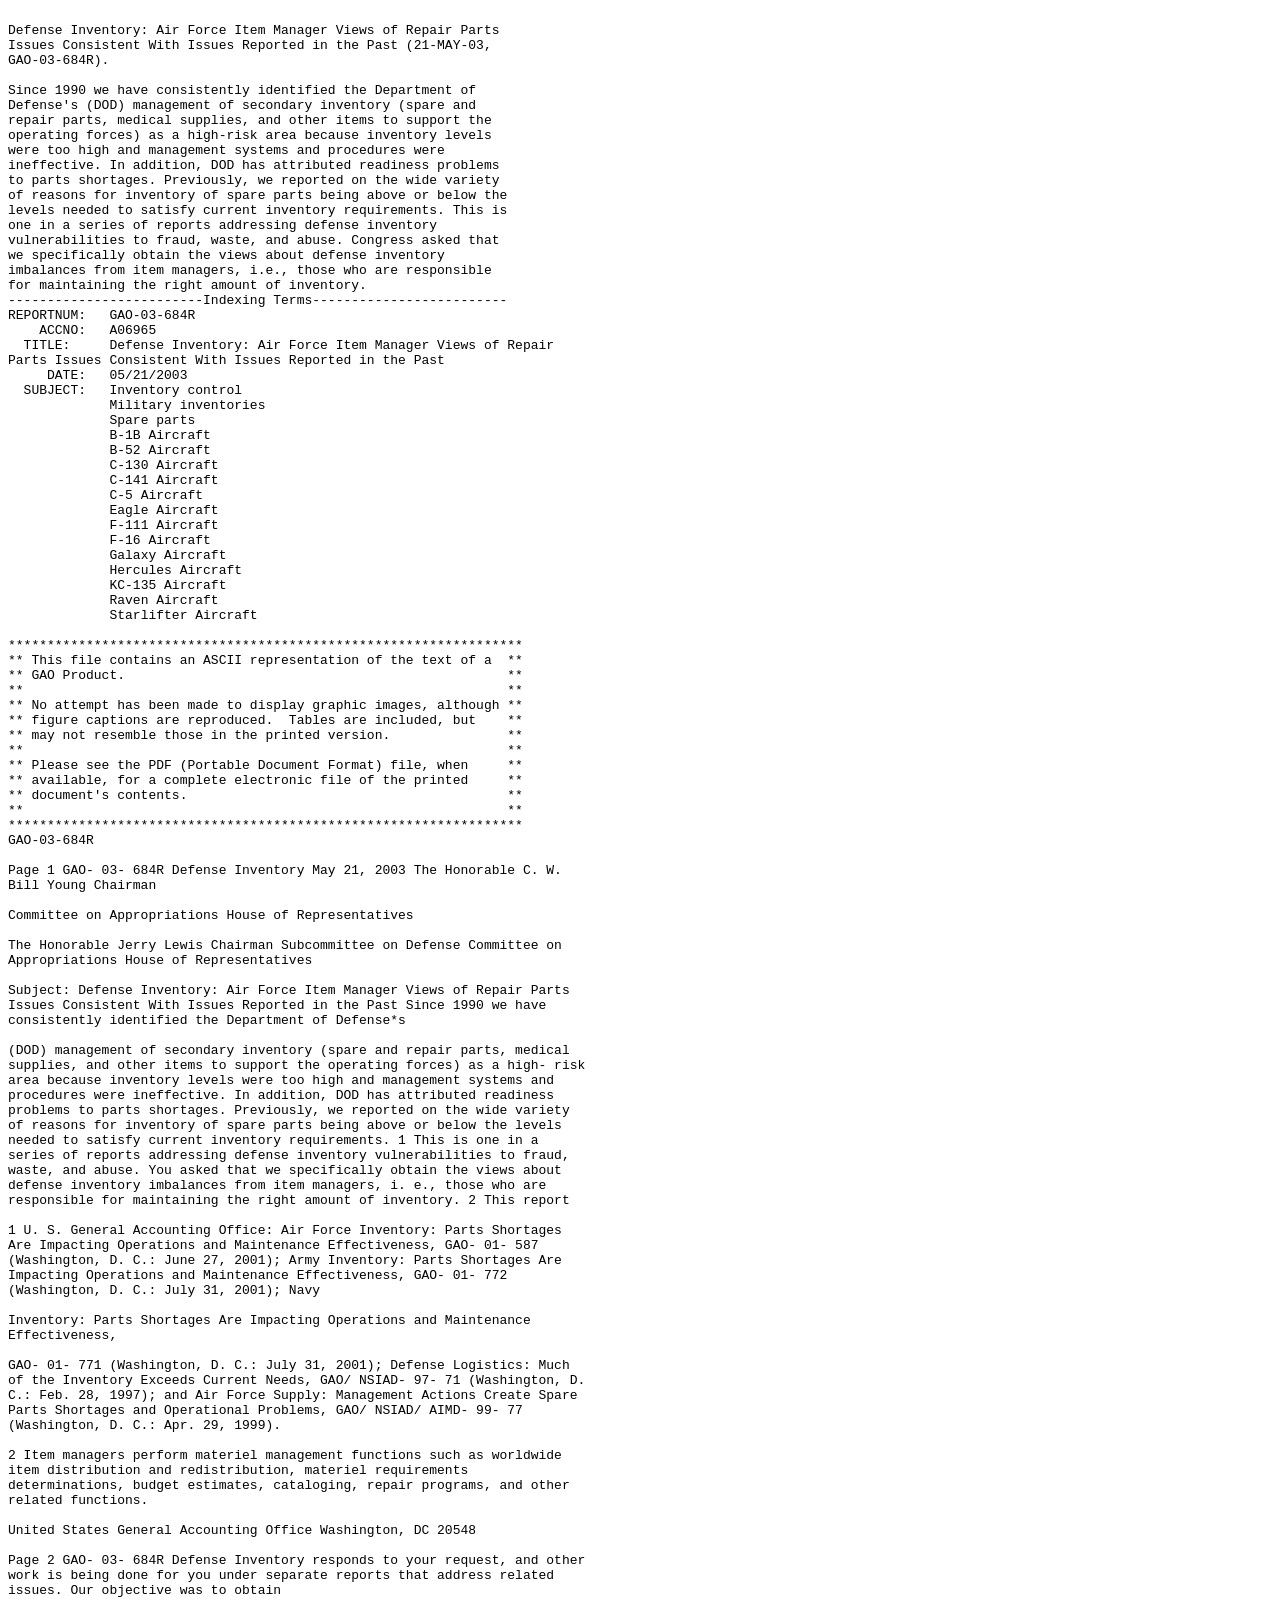
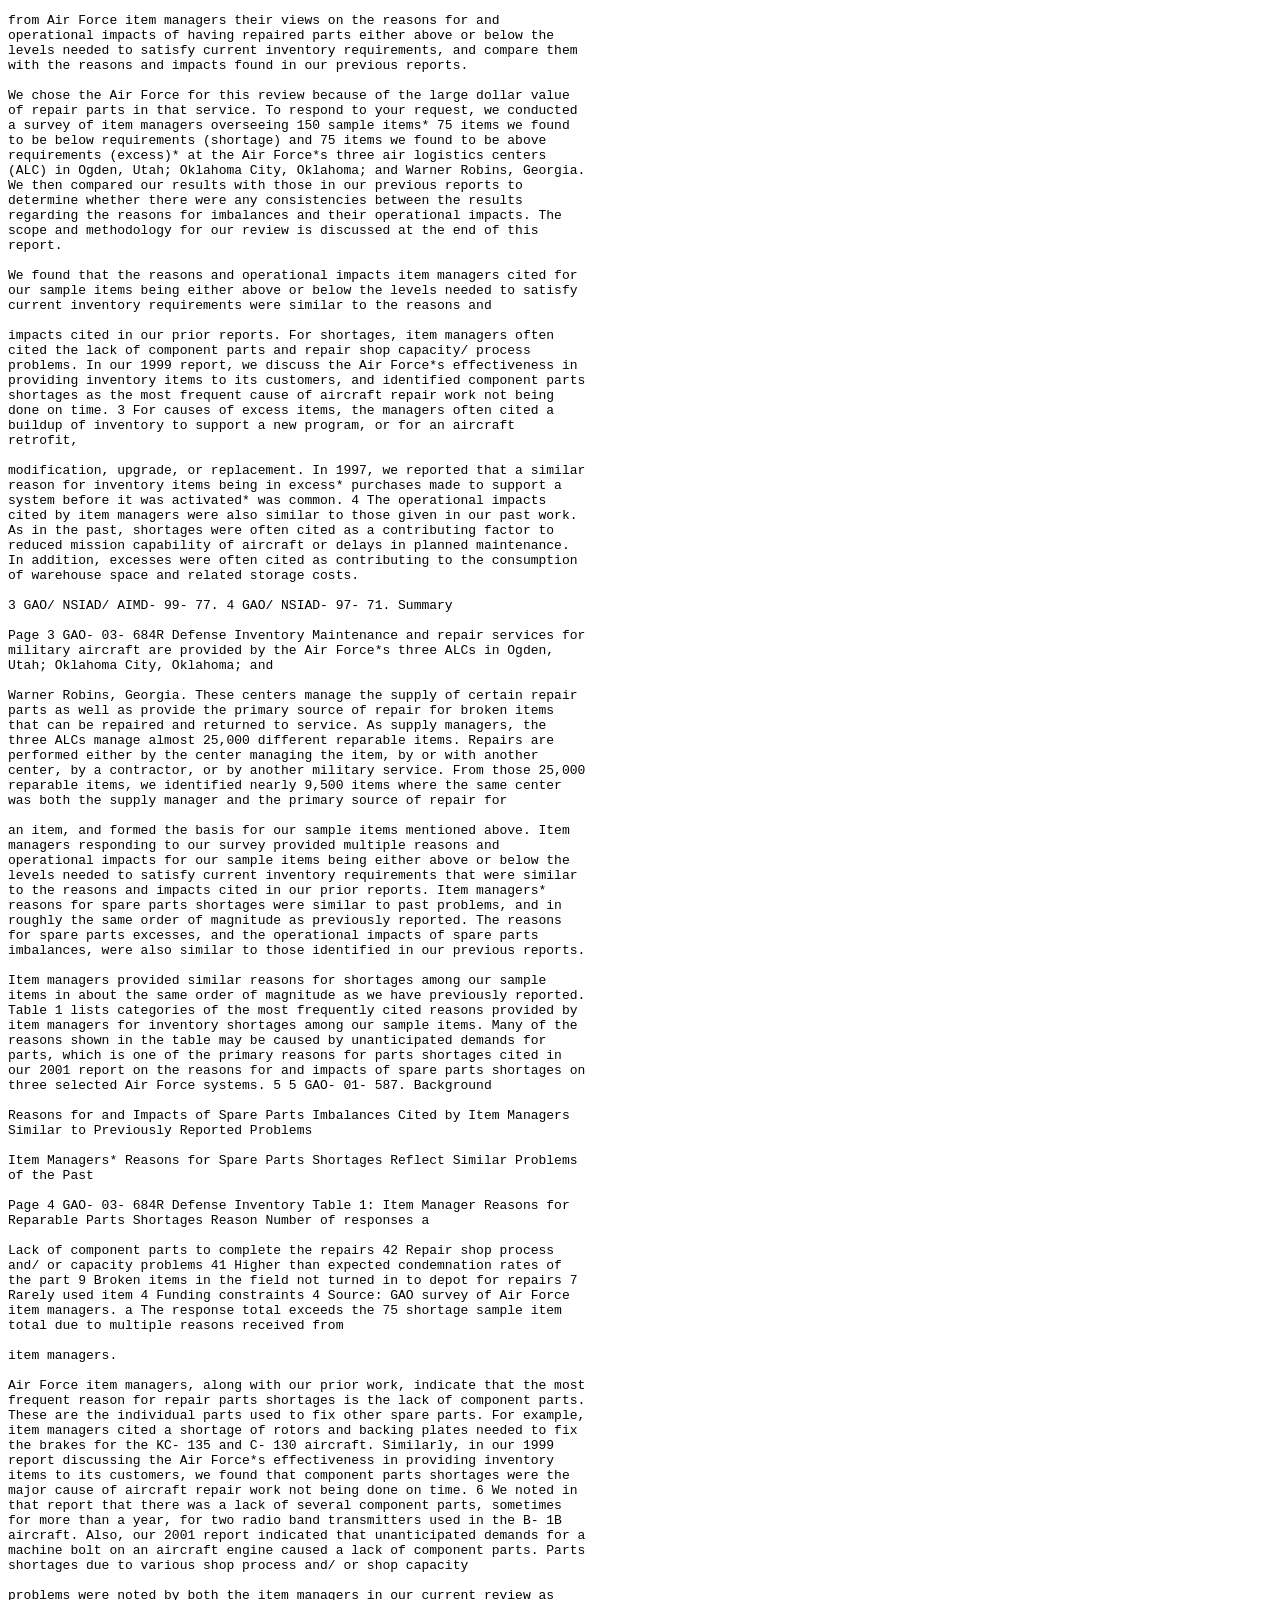
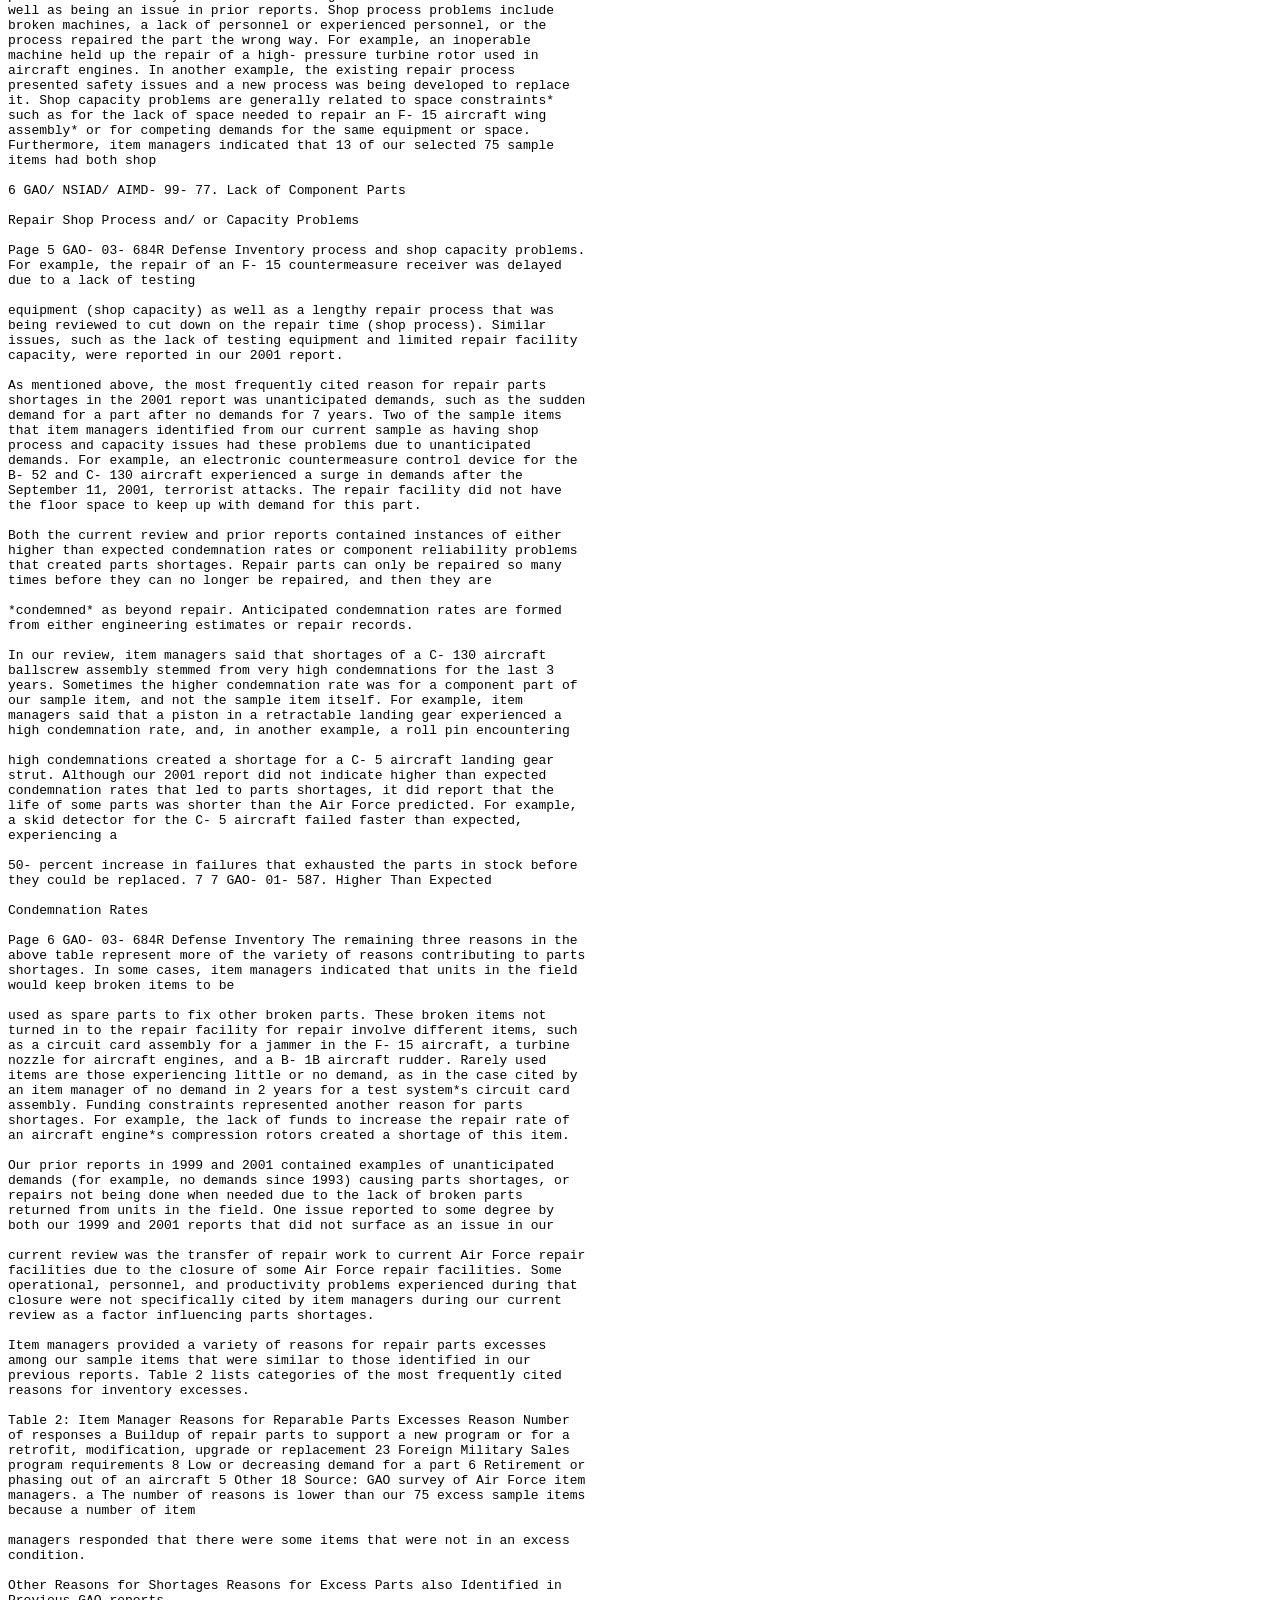
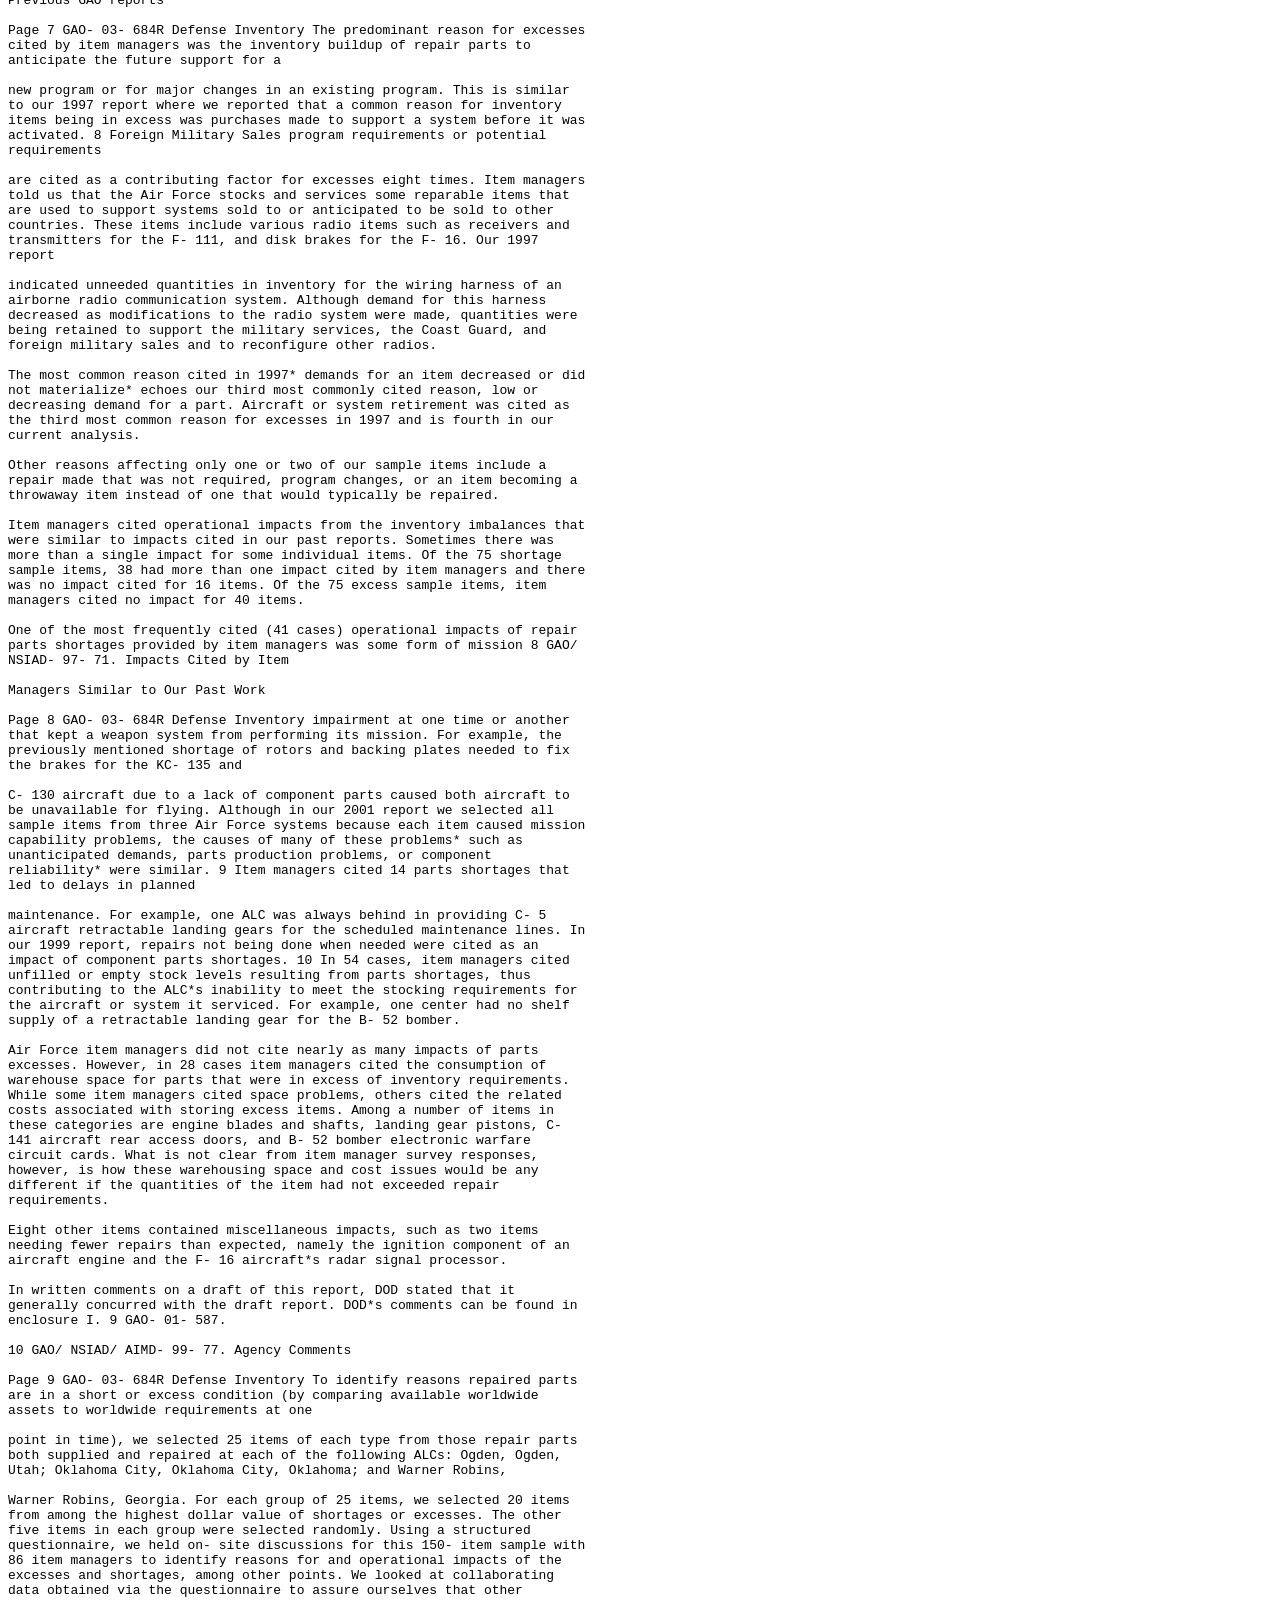
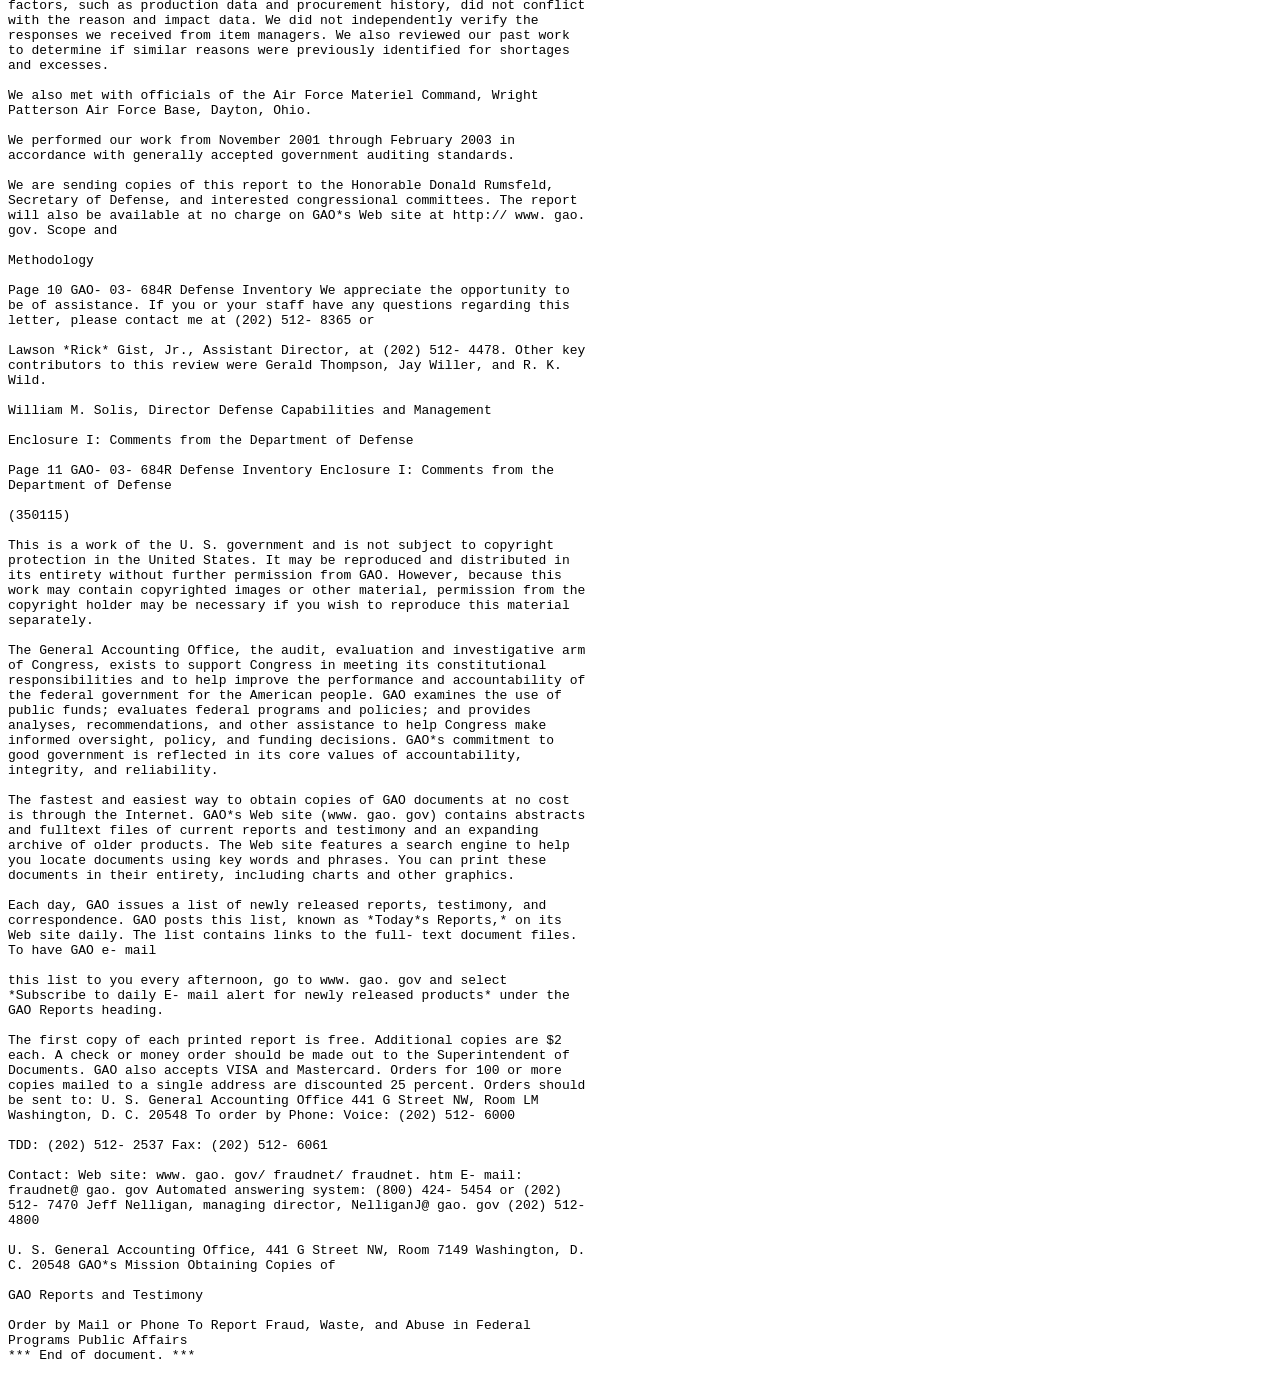
<file: docs/Business-Finance-Public/GAO_03-684R_Repair_Parts_Issues.html>
<html>
<head>
<title>Defense Inventory: Air Force Item Manager Views of Repair Parts Issues Consistent With Issues Reported in the Past</title>
</head>
<body><pre>                                                                 
Defense Inventory: Air Force Item Manager Views of Repair Parts  
Issues Consistent With Issues Reported in the Past (21-MAY-03,	 
GAO-03-684R).							 
                                                                 
Since 1990 we have consistently identified the Department of	 
Defense's (DOD) management of secondary inventory (spare and	 
repair parts, medical supplies, and other items to support the	 
operating forces) as a high-risk area because inventory levels	 
were too high and management systems and procedures were	 
ineffective. In addition, DOD has attributed readiness problems  
to parts shortages. Previously, we reported on the wide variety  
of reasons for inventory of spare parts being above or below the 
levels needed to satisfy current inventory requirements. This is 
one in a series of reports addressing defense inventory 	 
vulnerabilities to fraud, waste, and abuse. Congress asked that  
we specifically obtain the views about defense inventory	 
imbalances from item managers, i.e., those who are responsible	 
for maintaining the right amount of inventory.			 
-------------------------Indexing Terms------------------------- 
REPORTNUM:   GAO-03-684R					        
    ACCNO:   A06965						        
  TITLE:     Defense Inventory: Air Force Item Manager Views of Repair
Parts Issues Consistent With Issues Reported in the Past	 
     DATE:   05/21/2003 
  SUBJECT:   Inventory control					 
	     Military inventories				 
	     Spare parts					 
	     B-1B Aircraft					 
	     B-52 Aircraft					 
	     C-130 Aircraft					 
	     C-141 Aircraft					 
	     C-5 Aircraft					 
	     Eagle Aircraft					 
	     F-111 Aircraft					 
	     F-16 Aircraft					 
	     Galaxy Aircraft					 
	     Hercules Aircraft					 
	     KC-135 Aircraft					 
	     Raven Aircraft					 
	     Starlifter Aircraft				 

******************************************************************
** This file contains an ASCII representation of the text of a  **
** GAO Product.                                                 **
**                                                              **
** No attempt has been made to display graphic images, although **
** figure captions are reproduced.  Tables are included, but    **
** may not resemble those in the printed version.               **
**                                                              **
** Please see the PDF (Portable Document Format) file, when     **
** available, for a complete electronic file of the printed     **
** document's contents.                                         **
**                                                              **
******************************************************************
GAO-03-684R

Page 1 GAO- 03- 684R Defense Inventory May 21, 2003 The Honorable C. W.
Bill Young Chairman

Committee on Appropriations House of Representatives

The Honorable Jerry Lewis Chairman Subcommittee on Defense Committee on
Appropriations House of Representatives

Subject: Defense Inventory: Air Force Item Manager Views of Repair Parts
Issues Consistent With Issues Reported in the Past Since 1990 we have
consistently identified the Department of Defense*s

(DOD) management of secondary inventory (spare and repair parts, medical
supplies, and other items to support the operating forces) as a high- risk
area because inventory levels were too high and management systems and
procedures were ineffective. In addition, DOD has attributed readiness
problems to parts shortages. Previously, we reported on the wide variety
of reasons for inventory of spare parts being above or below the levels
needed to satisfy current inventory requirements. 1 This is one in a
series of reports addressing defense inventory vulnerabilities to fraud,
waste, and abuse. You asked that we specifically obtain the views about
defense inventory imbalances from item managers, i. e., those who are
responsible for maintaining the right amount of inventory. 2 This report

1 U. S. General Accounting Office: Air Force Inventory: Parts Shortages
Are Impacting Operations and Maintenance Effectiveness, GAO- 01- 587
(Washington, D. C.: June 27, 2001); Army Inventory: Parts Shortages Are
Impacting Operations and Maintenance Effectiveness, GAO- 01- 772
(Washington, D. C.: July 31, 2001); Navy

Inventory: Parts Shortages Are Impacting Operations and Maintenance
Effectiveness,

GAO- 01- 771 (Washington, D. C.: July 31, 2001); Defense Logistics: Much
of the Inventory Exceeds Current Needs, GAO/ NSIAD- 97- 71 (Washington, D.
C.: Feb. 28, 1997); and Air Force Supply: Management Actions Create Spare
Parts Shortages and Operational Problems, GAO/ NSIAD/ AIMD- 99- 77
(Washington, D. C.: Apr. 29, 1999).

2 Item managers perform materiel management functions such as worldwide
item distribution and redistribution, materiel requirements
determinations, budget estimates, cataloging, repair programs, and other
related functions.

United States General Accounting Office Washington, DC 20548

Page 2 GAO- 03- 684R Defense Inventory responds to your request, and other
work is being done for you under separate reports that address related
issues. Our objective was to obtain

from Air Force item managers their views on the reasons for and
operational impacts of having repaired parts either above or below the
levels needed to satisfy current inventory requirements, and compare them
with the reasons and impacts found in our previous reports.

We chose the Air Force for this review because of the large dollar value
of repair parts in that service. To respond to your request, we conducted
a survey of item managers overseeing 150 sample items* 75 items we found
to be below requirements (shortage) and 75 items we found to be above
requirements (excess)* at the Air Force*s three air logistics centers
(ALC) in Ogden, Utah; Oklahoma City, Oklahoma; and Warner Robins, Georgia.
We then compared our results with those in our previous reports to
determine whether there were any consistencies between the results
regarding the reasons for imbalances and their operational impacts. The
scope and methodology for our review is discussed at the end of this
report.

We found that the reasons and operational impacts item managers cited for
our sample items being either above or below the levels needed to satisfy
current inventory requirements were similar to the reasons and

impacts cited in our prior reports. For shortages, item managers often
cited the lack of component parts and repair shop capacity/ process
problems. In our 1999 report, we discuss the Air Force*s effectiveness in
providing inventory items to its customers, and identified component parts
shortages as the most frequent cause of aircraft repair work not being
done on time. 3 For causes of excess items, the managers often cited a
buildup of inventory to support a new program, or for an aircraft
retrofit,

modification, upgrade, or replacement. In 1997, we reported that a similar
reason for inventory items being in excess* purchases made to support a
system before it was activated* was common. 4 The operational impacts
cited by item managers were also similar to those given in our past work.
As in the past, shortages were often cited as a contributing factor to
reduced mission capability of aircraft or delays in planned maintenance.
In addition, excesses were often cited as contributing to the consumption
of warehouse space and related storage costs.

3 GAO/ NSIAD/ AIMD- 99- 77. 4 GAO/ NSIAD- 97- 71. Summary

Page 3 GAO- 03- 684R Defense Inventory Maintenance and repair services for
military aircraft are provided by the Air Force*s three ALCs in Ogden,
Utah; Oklahoma City, Oklahoma; and

Warner Robins, Georgia. These centers manage the supply of certain repair
parts as well as provide the primary source of repair for broken items
that can be repaired and returned to service. As supply managers, the
three ALCs manage almost 25,000 different reparable items. Repairs are
performed either by the center managing the item, by or with another
center, by a contractor, or by another military service. From those 25,000
reparable items, we identified nearly 9,500 items where the same center
was both the supply manager and the primary source of repair for

an item, and formed the basis for our sample items mentioned above. Item
managers responding to our survey provided multiple reasons and
operational impacts for our sample items being either above or below the
levels needed to satisfy current inventory requirements that were similar
to the reasons and impacts cited in our prior reports. Item managers*
reasons for spare parts shortages were similar to past problems, and in
roughly the same order of magnitude as previously reported. The reasons
for spare parts excesses, and the operational impacts of spare parts
imbalances, were also similar to those identified in our previous reports.

Item managers provided similar reasons for shortages among our sample
items in about the same order of magnitude as we have previously reported.
Table 1 lists categories of the most frequently cited reasons provided by
item managers for inventory shortages among our sample items. Many of the
reasons shown in the table may be caused by unanticipated demands for
parts, which is one of the primary reasons for parts shortages cited in
our 2001 report on the reasons for and impacts of spare parts shortages on
three selected Air Force systems. 5 5 GAO- 01- 587. Background

Reasons for and Impacts of Spare Parts Imbalances Cited by Item Managers
Similar to Previously Reported Problems

Item Managers* Reasons for Spare Parts Shortages Reflect Similar Problems
of the Past

Page 4 GAO- 03- 684R Defense Inventory Table 1: Item Manager Reasons for
Reparable Parts Shortages Reason Number of responses a

Lack of component parts to complete the repairs 42 Repair shop process
and/ or capacity problems 41 Higher than expected condemnation rates of
the part 9 Broken items in the field not turned in to depot for repairs 7
Rarely used item 4 Funding constraints 4 Source: GAO survey of Air Force
item managers. a The response total exceeds the 75 shortage sample item
total due to multiple reasons received from

item managers.

Air Force item managers, along with our prior work, indicate that the most
frequent reason for repair parts shortages is the lack of component parts.
These are the individual parts used to fix other spare parts. For example,
item managers cited a shortage of rotors and backing plates needed to fix
the brakes for the KC- 135 and C- 130 aircraft. Similarly, in our 1999
report discussing the Air Force*s effectiveness in providing inventory
items to its customers, we found that component parts shortages were the
major cause of aircraft repair work not being done on time. 6 We noted in
that report that there was a lack of several component parts, sometimes
for more than a year, for two radio band transmitters used in the B- 1B
aircraft. Also, our 2001 report indicated that unanticipated demands for a
machine bolt on an aircraft engine caused a lack of component parts. Parts
shortages due to various shop process and/ or shop capacity

problems were noted by both the item managers in our current review as
well as being an issue in prior reports. Shop process problems include
broken machines, a lack of personnel or experienced personnel, or the
process repaired the part the wrong way. For example, an inoperable
machine held up the repair of a high- pressure turbine rotor used in
aircraft engines. In another example, the existing repair process
presented safety issues and a new process was being developed to replace
it. Shop capacity problems are generally related to space constraints*
such as for the lack of space needed to repair an F- 15 aircraft wing
assembly* or for competing demands for the same equipment or space.
Furthermore, item managers indicated that 13 of our selected 75 sample
items had both shop

6 GAO/ NSIAD/ AIMD- 99- 77. Lack of Component Parts

Repair Shop Process and/ or Capacity Problems

Page 5 GAO- 03- 684R Defense Inventory process and shop capacity problems.
For example, the repair of an F- 15 countermeasure receiver was delayed
due to a lack of testing

equipment (shop capacity) as well as a lengthy repair process that was
being reviewed to cut down on the repair time (shop process). Similar
issues, such as the lack of testing equipment and limited repair facility
capacity, were reported in our 2001 report.

As mentioned above, the most frequently cited reason for repair parts
shortages in the 2001 report was unanticipated demands, such as the sudden
demand for a part after no demands for 7 years. Two of the sample items
that item managers identified from our current sample as having shop
process and capacity issues had these problems due to unanticipated
demands. For example, an electronic countermeasure control device for the
B- 52 and C- 130 aircraft experienced a surge in demands after the
September 11, 2001, terrorist attacks. The repair facility did not have
the floor space to keep up with demand for this part.

Both the current review and prior reports contained instances of either
higher than expected condemnation rates or component reliability problems
that created parts shortages. Repair parts can only be repaired so many
times before they can no longer be repaired, and then they are

*condemned* as beyond repair. Anticipated condemnation rates are formed
from either engineering estimates or repair records.

In our review, item managers said that shortages of a C- 130 aircraft
ballscrew assembly stemmed from very high condemnations for the last 3
years. Sometimes the higher condemnation rate was for a component part of
our sample item, and not the sample item itself. For example, item
managers said that a piston in a retractable landing gear experienced a
high condemnation rate, and, in another example, a roll pin encountering

high condemnations created a shortage for a C- 5 aircraft landing gear
strut. Although our 2001 report did not indicate higher than expected
condemnation rates that led to parts shortages, it did report that the
life of some parts was shorter than the Air Force predicted. For example,
a skid detector for the C- 5 aircraft failed faster than expected,
experiencing a

50- percent increase in failures that exhausted the parts in stock before
they could be replaced. 7 7 GAO- 01- 587. Higher Than Expected

Condemnation Rates

Page 6 GAO- 03- 684R Defense Inventory The remaining three reasons in the
above table represent more of the variety of reasons contributing to parts
shortages. In some cases, item managers indicated that units in the field
would keep broken items to be

used as spare parts to fix other broken parts. These broken items not
turned in to the repair facility for repair involve different items, such
as a circuit card assembly for a jammer in the F- 15 aircraft, a turbine
nozzle for aircraft engines, and a B- 1B aircraft rudder. Rarely used
items are those experiencing little or no demand, as in the case cited by
an item manager of no demand in 2 years for a test system*s circuit card
assembly. Funding constraints represented another reason for parts
shortages. For example, the lack of funds to increase the repair rate of
an aircraft engine*s compression rotors created a shortage of this item.

Our prior reports in 1999 and 2001 contained examples of unanticipated
demands (for example, no demands since 1993) causing parts shortages, or
repairs not being done when needed due to the lack of broken parts
returned from units in the field. One issue reported to some degree by
both our 1999 and 2001 reports that did not surface as an issue in our

current review was the transfer of repair work to current Air Force repair
facilities due to the closure of some Air Force repair facilities. Some
operational, personnel, and productivity problems experienced during that
closure were not specifically cited by item managers during our current
review as a factor influencing parts shortages.

Item managers provided a variety of reasons for repair parts excesses
among our sample items that were similar to those identified in our
previous reports. Table 2 lists categories of the most frequently cited
reasons for inventory excesses.

Table 2: Item Manager Reasons for Reparable Parts Excesses Reason Number
of responses a Buildup of repair parts to support a new program or for a
retrofit, modification, upgrade or replacement 23 Foreign Military Sales
program requirements 8 Low or decreasing demand for a part 6 Retirement or
phasing out of an aircraft 5 Other 18 Source: GAO survey of Air Force item
managers. a The number of reasons is lower than our 75 excess sample items
because a number of item

managers responded that there were some items that were not in an excess
condition.

Other Reasons for Shortages Reasons for Excess Parts also Identified in
Previous GAO reports

Page 7 GAO- 03- 684R Defense Inventory The predominant reason for excesses
cited by item managers was the inventory buildup of repair parts to
anticipate the future support for a

new program or for major changes in an existing program. This is similar
to our 1997 report where we reported that a common reason for inventory
items being in excess was purchases made to support a system before it was
activated. 8 Foreign Military Sales program requirements or potential
requirements

are cited as a contributing factor for excesses eight times. Item managers
told us that the Air Force stocks and services some reparable items that
are used to support systems sold to or anticipated to be sold to other
countries. These items include various radio items such as receivers and
transmitters for the F- 111, and disk brakes for the F- 16. Our 1997
report

indicated unneeded quantities in inventory for the wiring harness of an
airborne radio communication system. Although demand for this harness
decreased as modifications to the radio system were made, quantities were
being retained to support the military services, the Coast Guard, and
foreign military sales and to reconfigure other radios.

The most common reason cited in 1997* demands for an item decreased or did
not materialize* echoes our third most commonly cited reason, low or
decreasing demand for a part. Aircraft or system retirement was cited as
the third most common reason for excesses in 1997 and is fourth in our
current analysis.

Other reasons affecting only one or two of our sample items include a
repair made that was not required, program changes, or an item becoming a
throwaway item instead of one that would typically be repaired.

Item managers cited operational impacts from the inventory imbalances that
were similar to impacts cited in our past reports. Sometimes there was
more than a single impact for some individual items. Of the 75 shortage
sample items, 38 had more than one impact cited by item managers and there
was no impact cited for 16 items. Of the 75 excess sample items, item
managers cited no impact for 40 items.

One of the most frequently cited (41 cases) operational impacts of repair
parts shortages provided by item managers was some form of mission 8 GAO/
NSIAD- 97- 71. Impacts Cited by Item

Managers Similar to Our Past Work

Page 8 GAO- 03- 684R Defense Inventory impairment at one time or another
that kept a weapon system from performing its mission. For example, the
previously mentioned shortage of rotors and backing plates needed to fix
the brakes for the KC- 135 and

C- 130 aircraft due to a lack of component parts caused both aircraft to
be unavailable for flying. Although in our 2001 report we selected all
sample items from three Air Force systems because each item caused mission
capability problems, the causes of many of these problems* such as
unanticipated demands, parts production problems, or component
reliability* were similar. 9 Item managers cited 14 parts shortages that
led to delays in planned

maintenance. For example, one ALC was always behind in providing C- 5
aircraft retractable landing gears for the scheduled maintenance lines. In
our 1999 report, repairs not being done when needed were cited as an
impact of component parts shortages. 10 In 54 cases, item managers cited
unfilled or empty stock levels resulting from parts shortages, thus
contributing to the ALC*s inability to meet the stocking requirements for
the aircraft or system it serviced. For example, one center had no shelf
supply of a retractable landing gear for the B- 52 bomber.

Air Force item managers did not cite nearly as many impacts of parts
excesses. However, in 28 cases item managers cited the consumption of
warehouse space for parts that were in excess of inventory requirements.
While some item managers cited space problems, others cited the related
costs associated with storing excess items. Among a number of items in
these categories are engine blades and shafts, landing gear pistons, C-
141 aircraft rear access doors, and B- 52 bomber electronic warfare
circuit cards. What is not clear from item manager survey responses,
however, is how these warehousing space and cost issues would be any
different if the quantities of the item had not exceeded repair
requirements.

Eight other items contained miscellaneous impacts, such as two items
needing fewer repairs than expected, namely the ignition component of an
aircraft engine and the F- 16 aircraft*s radar signal processor.

In written comments on a draft of this report, DOD stated that it
generally concurred with the draft report. DOD*s comments can be found in
enclosure I. 9 GAO- 01- 587.

10 GAO/ NSIAD/ AIMD- 99- 77. Agency Comments

Page 9 GAO- 03- 684R Defense Inventory To identify reasons repaired parts
are in a short or excess condition (by comparing available worldwide
assets to worldwide requirements at one

point in time), we selected 25 items of each type from those repair parts
both supplied and repaired at each of the following ALCs: Ogden, Ogden,
Utah; Oklahoma City, Oklahoma City, Oklahoma; and Warner Robins,

Warner Robins, Georgia. For each group of 25 items, we selected 20 items
from among the highest dollar value of shortages or excesses. The other
five items in each group were selected randomly. Using a structured
questionnaire, we held on- site discussions for this 150- item sample with
86 item managers to identify reasons for and operational impacts of the
excesses and shortages, among other points. We looked at collaborating
data obtained via the questionnaire to assure ourselves that other
factors, such as production data and procurement history, did not conflict
with the reason and impact data. We did not independently verify the
responses we received from item managers. We also reviewed our past work
to determine if similar reasons were previously identified for shortages
and excesses.

We also met with officials of the Air Force Materiel Command, Wright
Patterson Air Force Base, Dayton, Ohio.

We performed our work from November 2001 through February 2003 in
accordance with generally accepted government auditing standards.

We are sending copies of this report to the Honorable Donald Rumsfeld,
Secretary of Defense, and interested congressional committees. The report
will also be available at no charge on GAO*s Web site at http:// www. gao.
gov. Scope and

Methodology

Page 10 GAO- 03- 684R Defense Inventory We appreciate the opportunity to
be of assistance. If you or your staff have any questions regarding this
letter, please contact me at (202) 512- 8365 or

Lawson *Rick* Gist, Jr., Assistant Director, at (202) 512- 4478. Other key
contributors to this review were Gerald Thompson, Jay Willer, and R. K.
Wild.

William M. Solis, Director Defense Capabilities and Management

Enclosure I: Comments from the Department of Defense

Page 11 GAO- 03- 684R Defense Inventory Enclosure I: Comments from the
Department of Defense

(350115)

This is a work of the U. S. government and is not subject to copyright
protection in the United States. It may be reproduced and distributed in
its entirety without further permission from GAO. However, because this
work may contain copyrighted images or other material, permission from the
copyright holder may be necessary if you wish to reproduce this material
separately.

The General Accounting Office, the audit, evaluation and investigative arm
of Congress, exists to support Congress in meeting its constitutional
responsibilities and to help improve the performance and accountability of
the federal government for the American people. GAO examines the use of
public funds; evaluates federal programs and policies; and provides
analyses, recommendations, and other assistance to help Congress make
informed oversight, policy, and funding decisions. GAO*s commitment to
good government is reflected in its core values of accountability,
integrity, and reliability.

The fastest and easiest way to obtain copies of GAO documents at no cost
is through the Internet. GAO*s Web site (www. gao. gov) contains abstracts
and fulltext files of current reports and testimony and an expanding
archive of older products. The Web site features a search engine to help
you locate documents using key words and phrases. You can print these
documents in their entirety, including charts and other graphics.

Each day, GAO issues a list of newly released reports, testimony, and
correspondence. GAO posts this list, known as *Today*s Reports,* on its
Web site daily. The list contains links to the full- text document files.
To have GAO e- mail

this list to you every afternoon, go to www. gao. gov and select
*Subscribe to daily E- mail alert for newly released products* under the
GAO Reports heading.

The first copy of each printed report is free. Additional copies are $2
each. A check or money order should be made out to the Superintendent of
Documents. GAO also accepts VISA and Mastercard. Orders for 100 or more
copies mailed to a single address are discounted 25 percent. Orders should
be sent to: U. S. General Accounting Office 441 G Street NW, Room LM
Washington, D. C. 20548 To order by Phone: Voice: (202) 512- 6000

TDD: (202) 512- 2537 Fax: (202) 512- 6061

Contact: Web site: www. gao. gov/ fraudnet/ fraudnet. htm E- mail:
fraudnet@ gao. gov Automated answering system: (800) 424- 5454 or (202)
512- 7470 Jeff Nelligan, managing director, NelliganJ@ gao. gov (202) 512-
4800

U. S. General Accounting Office, 441 G Street NW, Room 7149 Washington, D.
C. 20548 GAO*s Mission Obtaining Copies of

GAO Reports and Testimony

Order by Mail or Phone To Report Fraud, Waste, and Abuse in Federal
Programs Public Affairs
*** End of document. ***

</pre></body>
</html>
</file>
<file: assets/styles.css>
/* HangarIndex Restrained Technical Library Styling */
:root {
  --ink: #182a39;
  --ink2: #294154;
  --navy: #101f2e;
  --navy2: #172c3d;
  --muted: #71808b;
  --muted2: #9ba6ae;
  --line: #e2e5e2;
  --paper: #f7f7f3;
  --white: #fff;
  --accent: #dfbf42;
  --accent-hover: #e8cc5d;
  --orange: var(--accent);
  --orange2: var(--accent-hover);
  --green: #4a9b73;
  --green-pale: #e7f2eb;
  --blue-pale: #e9f0f4;
  --sans: 'Inter', ui-sans-serif, system-ui, -apple-system, BlinkMacSystemFont, 'Segoe UI', Roboto, sans-serif;
}

*, *::before, *::after {
  box-sizing: border-box;
}

html, body {
  width: 100%;
  max-width: 100%;
  overflow-x: clip;
  box-sizing: border-box;
  margin: 0;
  padding: 0;
}

html {
  height: 100%;
  scroll-behavior: smooth;
}

body {
  min-height: 100%;
  background: var(--paper);
  color: var(--ink);
  font-family: var(--sans);
  font-size: 14px;
  -webkit-font-smoothing: antialiased;
}

/* App Shell Desktop */
.app-shell {
  min-height: 100vh;
  display: grid;
  grid-template-columns: 260px minmax(0, 1fr);
  width: 100%;
  max-width: 100%;
  overflow-x: clip;
}

.sidebar {
  position: sticky;
  top: 0;
  align-self: start;
  height: 100vh;
  background: var(--navy);
  color: #e8edf0;
  padding: 24px 18px 16px;
  display: flex;
  flex-direction: column;
  overflow: auto;
}

.brand {
  display: flex;
  align-items: center;
  gap: 12px;
  color: #f5f6f2;
  text-decoration: none;
  margin: 2px 0 32px 1px;
}

.brand-mark {
  width: 36px;
  height: 36px;
  border-radius: 6px;
  display: grid;
  place-items: center;
  background: #1a3143;
}

.brand-mark svg {
  width: 24px;
  height: 24px;
  stroke: var(--accent);
  stroke-width: 1.6;
  stroke-linecap: round;
  stroke-linejoin: round;
  fill: none;
}

.brand strong {
  font-size: 17px;
  font-weight: 700;
  letter-spacing: -0.5px;
  display: block;
}

.brand strong span { color: var(--accent); }
.brand small {
  font-size: 8px;
  letter-spacing: 1.2px;
  color: #8296a3;
  font-weight: 700;
  display: block;
  margin-top: 3px;
}

.sidebar-section-label {
  font-size: 9px;
  font-weight: 700;
  letter-spacing: 1.2px;
  color: #8498a5;
  margin: 0 0 10px 4px;
}

.primary-nav {
  display: grid;
  gap: 4px;
  margin: 0 -4px;
}

.nav-item {
  min-height: 40px;
  background: transparent;
  border: 0;
  border-radius: 5px;
  color: #b0bfc8;
  display: flex;
  align-items: center;
  gap: 10px;
  padding: 0 10px;
  text-align: left;
  font: 500 12px var(--sans);
  cursor: pointer;
  transition: background 0.15s, color 0.15s;
}

.nav-item:hover { background: #172c3d; color: #fff; }
.nav-item.active {
  background: #1c3549;
  color: #fff;
  box-shadow: inset 3px 0 0 var(--accent);
}

.nav-icon svg {
  width: 16px;
  height: 16px;
  fill: none;
  stroke: currentColor;
  stroke-width: 1.6;
  stroke-linecap: round;
  stroke-linejoin: round;
}

.nav-item kbd {
  margin-left: auto;
  color: #94a5af;
  background: #1b3040;
  border: 1px solid #324b5c;
  border-radius: 4px;
  padding: 1px 5px;
  font: 10px monospace;
}

.tiny-dot, .connection-dot {
  width: 7px;
  height: 7px;
  border-radius: 50%;
  display: inline-block;
  background: #59b487;
}

.sidebar-spacer { flex: 1; min-height: 20px; }

.sidebar-footer {
  display: flex;
  align-items: center;
  justify-content: space-between;
  color: #7e909c;
  font-size: 10px;
  padding-top: 12px;
  border-top: 1px solid #1c3244;
}

/* Main Panel */
.main-panel {
  min-width: 0;
  display: flex;
  flex-direction: column;
  min-height: 100vh;
  width: 100%;
  max-width: 100%;
  overflow-x: hidden;
}

.topbar {
  height: 52px;
  border-bottom: 1px solid #e6e8e3;
  display: flex;
  align-items: center;
  justify-content: space-between;
  padding: 0 4%;
  background: #fbfbf8;
  width: 100%;
  max-width: 100%;
  min-width: 0;
  box-sizing: border-box;
}

.breadcrumbs {
  display: flex;
  align-items: center;
  gap: 8px;
  font-size: 9px;
  letter-spacing: 1px;
  color: #88949a;
  font-weight: 600;
  min-width: 0;
  overflow: hidden;
  text-overflow: ellipsis;
  white-space: nowrap;
}

.breadcrumbs i { font-style: normal; color: #c0c7c7; }
.breadcrumbs strong { font-weight: 700; color: #344958; }

.topbar-right {
  display: flex;
  align-items: center;
  gap: 8px;
  color: #667780;
  font-size: 11px;
  flex-shrink: 0;
}

.topbar-divider {
  height: 16px;
  width: 1px;
  background: #e1e5e3;
  margin: 0 4px;
}

.help-button {
  min-width: 28px;
  min-height: 28px;
  border: 1px solid #c9d0cd;
  border-radius: 50%;
  background: transparent;
  color: #596d76;
  font-weight: 600;
  font-size: 11px;
  cursor: pointer;
  display: grid;
  place-items: center;
}

.view { display: none; flex: 1; width: 100%; max-width: 100%; min-width: 0; }
.view.active { display: block; }

.content-wrap {
  width: 100%;
  max-width: 1000px;
  min-width: 0;
  padding: 36px 4% 28px;
  margin: 0 auto;
  box-sizing: border-box;
}

.hero-grid {
  margin-bottom: 20px;
}

.hero-copy h1 {
  font: 600 28px/1.2 var(--sans);
  letter-spacing: -0.5px;
  color: #183044;
  margin: 0 0 8px;
}

.hero-copy p {
  font-size: 13px;
  line-height: 1.55;
  color: #637580;
  max-width: 620px;
  margin: 0;
}

/* Search Box */
.search-panel {
  background: #fff;
  border: 1px solid #dce2e4;
  border-radius: 6px;
  padding: 16px 18px;
  box-shadow: 0 1px 3px rgba(0, 0, 0, 0.02);
  width: 100%;
  max-width: 100%;
  min-width: 0;
  box-sizing: border-box;
}

.category-picker { display: grid; grid-template-columns: auto minmax(0, 1fr); align-items: center; gap: 12px; max-width: 420px; margin: 10px 0; color: #637580; font-size: 13px; line-height: 1.4; }
.category-picker select { width: 100%; min-width: 0; min-height: 44px; padding: 0 12px; border: 1px solid #dce2e4; border-radius: 5px; background: #fff; color: #182a39; font: inherit; }

.search-mode {
  display: flex;
  align-items: center;
  gap: 7px;
  font-size: 11px;
  font-weight: 600;
  color: #405761;
  margin: 0 0 10px 2px;
}

.mode-indicator {
  height: 6px;
  width: 6px;
  border-radius: 50%;
  background: #4e9e79;
}

.mode-separator { color: #b6bfbd; }
.mode-muted { font-weight: 400; color: #88969b; }

.search-row {
  display: flex;
  align-items: center;
  min-height: 46px;
  border: 1px solid #dfe4e0;
  border-radius: 5px;
  padding: 0 4px 0 12px;
  transition: border-color 0.16s, box-shadow 0.16s;
  width: 100%;
  max-width: 100%;
  min-width: 0;
  box-sizing: border-box;
}

.search-row:focus-within {
  border-color: #7b9c8d;
  box-shadow: 0 0 0 3px rgba(78, 158, 121, 0.12);
}

.search-symbol svg {
  width: 17px;
  height: 17px;
  color: #8c9c99;
  display: block;
  margin-right: 10px;
  flex-shrink: 0;
}

.search-row input {
  min-width: 0;
  flex: 1;
  height: 100%;
  border: 0;
  outline: none;
  background: transparent;
  font: 13px var(--sans);
  color: #233947;
  width: 100%;
}

.search-button {
  min-height: 38px;
  background: var(--navy2);
  border: 0;
  border-radius: 4px;
  color: #fff;
  padding: 0 16px;
  font: 600 11px var(--sans);
  cursor: pointer;
  transition: background 0.15s;
  flex-shrink: 0;
}

.search-button:hover { background: #24465c; }

.search-bottom {
  display: flex;
  align-items: center;
  gap: 10px;
  color: #75848c;
  font-size: 10px;
  margin: 12px 2px 0;
  flex-wrap: wrap;
  width: 100%;
  max-width: 100%;
}

.search-bottom kbd {
  font: 9px monospace;
  border: 1px solid #e2e5e1;
  border-radius: 3px;
  padding: 2px 5px;
  color: #647378;
}

.suggestion-label {
  margin-left: auto;
  font-size: 10px;
  color: #889599;
}

.suggestion-chips {
  display: flex;
  gap: 6px;
  flex-wrap: wrap;
  max-width: 100%;
}

.suggestion-chips button, .filter-btn {
  min-height: 30px;
  border: 1px solid #e2e7e3;
  background: #fafbf9;
  border-radius: 4px;
  color: #556872;
  font: 500 11px var(--sans);
  padding: 3px 9px;
  cursor: pointer;
  transition: all 0.15s;
  box-sizing: border-box;
}

.suggestion-chips button:hover, .filter-btn:hover {
  border-color: #9cb1bc;
  color: #20394a;
  background: #f0f4f5;
}

.filter-btn.active {
  background: #20394a;
  color: #fff;
  border-color: #20394a;
}

.message-line {
  font-size: 11px;
  color: #6f8087;
  min-height: 18px;
  margin: 14px 2px 0;
}

/* Pre-Generated Answer Card */
.pre-generated-box {
  background: #fff;
  border: 1px solid #d4dfd8;
  border-radius: 6px;
  padding: 16px 18px;
  margin: 14px 0;
  border-left: 4px solid #4a9b73;
  width: 100%;
  max-width: 100%;
  min-width: 0;
  box-sizing: border-box;
  word-break: break-word;
  overflow-wrap: break-word;
}

.pre-generated-header {
  display: flex;
  align-items: center;
  justify-content: space-between;
  margin-bottom: 10px;
  flex-wrap: wrap;
  gap: 6px;
}

.pre-generated-badge {
  font-size: 9px;
  font-weight: 700;
  letter-spacing: 0.5px;
  color: #2f6b4d;
  background: #e7f4ec;
  padding: 3px 8px;
  border-radius: 3px;
  text-transform: uppercase;
}

.pre-generated-meta {
  font-size: 10px;
  color: #839499;
}

.pre-generated-text {
  font-size: 13px;
  line-height: 1.65;
  color: #283e4a;
  margin: 0 0 12px;
  white-space: pre-wrap;
  word-break: break-word;
}

.citation-chip {
  display: inline-block;
  background: #e8f0fe;
  color: #1a73e8;
  border: 1px solid #c8dafc;
  border-radius: 3px;
  font: 700 9px monospace;
  padding: 0 4px;
  margin: 0 2px;
  vertical-align: 1px;
}

.caution-callout {
  background: #fdf5ea;
  border: 1px solid #f6dbba;
  border-left: 3px solid #df8a28;
  padding: 10px 12px;
  border-radius: 4px;
  margin: 10px 0 14px;
  font-size: 12px;
  color: #7d4411;
  line-height: 1.5;
}

.caution-callout strong { display: block; margin-bottom: 3px; color: #a0530d; }

.pre-generated-sources {
  border-top: 1px solid #edf0ed;
  padding-top: 10px;
  margin-top: 10px;
  display: grid;
  gap: 6px;
}

.source-item {
  display: flex;
  align-items: flex-start;
  gap: 8px;
  background: #fbfcfb;
  border: 1px solid #e7ebe7;
  border-radius: 4px;
  padding: 8px 10px;
  font-size: 11px;
}

.source-id-badge {
  font: 700 9px monospace;
  color: #4b677a;
  background: #eef3f6;
  padding: 2px 5px;
  border-radius: 3px;
  flex-shrink: 0;
}

.source-details { flex: 1; min-width: 0; word-break: break-word; }
.source-details strong { display: block; color: #203544; font-size: 11px; margin-bottom: 2px; }
.source-details p { margin: 0; color: #6d7f87; font-size: 10px; line-height: 1.45; }
.source-action a {
  color: #3b745e;
  font-weight: 600;
  text-decoration: none;
  font-size: 11px;
  white-space: nowrap;
}

/* Evaluation Status Box (Per D-006 & Benchmark Findings) */
.eval-status-box {
  background: #fbfcfb;
  border: 1px solid #e1e7e3;
  border-radius: 5px;
  padding: 10px 12px;
  margin-top: 12px;
}

.eval-status-header {
  display: flex;
  justify-content: space-between;
  align-items: center;
  font-size: 11px;
  color: #3b505c;
  margin-bottom: 6px;
  flex-wrap: wrap;
  gap: 6px;
}

.eval-status-metrics {
  display: flex;
  gap: 6px;
  flex-wrap: wrap;
  margin-bottom: 6px;
}

.metric-pill {
  font-size: 9px;
  font-weight: 600;
  padding: 2px 7px;
  border-radius: 3px;
  display: inline-block;
}

.metric-pass { background: #e6f4ea; color: #1e7e43; border: 1px solid #cce8d5; }
.metric-warn { background: #fef7e0; color: #b06000; border: 1px solid #fae29c; }
.metric-info { background: #e8f0fe; color: #1a73e8; border: 1px solid #d2e3fc; }
.metric-fail { background: #fce8e6; color: #c5221f; border: 1px solid #fad2cf; }

.eval-status-note {
  font-size: 10px;
  color: #7b8e97;
  margin: 0;
  line-height: 1.4;
}

/* Search Output */
.search-output {
  display: grid;
  gap: 10px;
  margin-top: 14px;
  width: 100%;
  max-width: 100%;
  min-width: 0;
}

.welcome-note {
  background: #fff;
  border: 1px solid #e3e6e3;
  border-radius: 6px;
  padding: 20px;
  display: flex;
  gap: 14px;
  color: #384e5c;
  line-height: 1.55;
}

.welcome-note strong { font-size: 14px; color: #1e3648; display: block; margin-bottom: 3px; }
.welcome-note p { margin: 0; font-size: 12px; color: #62747d; }

.result-card {
  background: #fff;
  border: 1px solid #e0e5e1;
  border-radius: 5px;
  padding: 12px 14px;
  transition: border-color 0.15s;
  width: 100%;
  max-width: 100%;
  min-width: 0;
  box-sizing: border-box;
}

.result-card:hover {
  border-color: #adbdb2;
}

.result-head {
  display: flex;
  align-items: center;
  justify-content: space-between;
  margin-bottom: 6px;
  flex-wrap: wrap;
  gap: 6px;
}

.result-title-group {
  display: flex;
  align-items: center;
  gap: 8px;
  min-width: 0;
  flex: 1;
}

.result-title-group strong {
  font-size: 13px;
  color: #193244;
  overflow: hidden;
  text-overflow: ellipsis;
  white-space: nowrap;
}

.result-title-copy { display: grid; gap: 3px; min-width: 0; }
.result-title-copy .result-file-name { font-size: 9px; color: #89969a; font-weight: 400; overflow-wrap: anywhere; }

.tag-badge {
  font-size: 8px;
  font-weight: 700;
  letter-spacing: 0.5px;
  text-transform: uppercase;
  padding: 2px 5px;
  border-radius: 3px;
  background: #edf0ee;
  color: #61737c;
  flex-shrink: 0;
}

.tag-badge.authority { background: #e3ecf2; color: #36607e; }
.tag-badge.educational { background: #e9f2eb; color: #3d7955; }
.tag-badge.supplier { background: #fbf0e4; color: #9c6225; }

.result-meta-right {
  display: flex;
  align-items: center;
  gap: 10px;
  font-size: 10px;
  color: #8c9b9f;
  flex-shrink: 0;
}

.result-open-link {
  color: #40755f;
  text-decoration: none;
  font-weight: 600;
}

.result-excerpt {
  font-size: 12px;
  line-height: 1.6;
  color: #3f5562;
  background: #fbfcfb;
  border-left: 2px solid #94b8a4;
  padding: 8px 10px;
  border-radius: 0 3px 3px 0;
  margin: 6px 0 0;
  word-break: break-word;
  overflow-wrap: break-word;
}

.passage-match {
  background: #fff0a6;
  color: #1a2c38;
  font-weight: 700;
  border-radius: 2px;
  padding: 0 2px;
}

.bottom-note {
  margin-top: 20px;
  font-size: 11px;
  color: #889999;
  line-height: 1.5;
  display: flex;
  gap: 8px;
}

.note-icon { color: #a49646; }

/* Assistant View Layout */
.assistant-header {
  margin-bottom: 18px;
}

.assistant-header h2 {
  font: 600 24px/1.2 var(--sans);
  color: #173144;
  margin: 0 0 4px;
}

.assistant-header p {
  color: #6c7f88;
  font-size: 13px;
  margin: 0;
  max-width: 640px;
  line-height: 1.5;
}

.workstream-filters {
  display: flex;
  gap: 6px;
  margin-bottom: 16px;
  flex-wrap: wrap;
}

.assistant-layout {
  display: grid;
  grid-template-columns: 310px 1fr;
  gap: 18px;
  align-items: start;
}

.questions-column {
  display: grid;
  gap: 5px;
  max-height: 640px;
  overflow-y: auto;
  padding-right: 4px;
}

.question-btn {
  text-align: left;
  background: #fff;
  border: 1px solid #dce2dc;
  border-radius: 5px;
  padding: 9px 11px;
  font: 500 12px var(--sans);
  color: #273e4d;
  cursor: pointer;
  transition: all 0.15s;
  display: flex;
  flex-direction: column;
  gap: 3px;
}

.question-btn:hover {
  border-color: #8ea89b;
  background: #fbfdfb;
}

.question-btn.active {
  background: #172c3d;
  color: #fff;
  border-color: #172c3d;
}

.q-workstream-pill {
  font-size: 8px;
  color: #84989e;
  font-weight: 600;
}

.question-btn.active .q-workstream-pill { color: #adc4d3; }

.answer-column {
  background: #fff;
  border: 1px solid #dbe2dd;
  border-radius: 6px;
  padding: 20px;
  min-height: 380px;
  box-shadow: 0 1px 3px rgba(0,0,0,0.02);
  width: 100%;
  max-width: 100%;
  min-width: 0;
  box-sizing: border-box;
}

.answer-placeholder {
  height: 100%;
  display: flex;
  flex-direction: column;
  align-items: center;
  justify-content: center;
  text-align: center;
  padding: 60px 20px;
  color: #86969e;
}

.placeholder-icon { font-size: 28px; margin-bottom: 10px; }
.answer-placeholder strong { font-size: 13px; color: #324755; margin-bottom: 4px; }
.answer-placeholder p { font-size: 12px; max-width: 380px; margin: 0; line-height: 1.5; }

.answer-display h3 {
  font: 600 16px var(--sans);
  color: #193345;
  margin: 0 0 12px;
  line-height: 1.4;
}

/* Library View */
.library-header {
  display: flex;
  justify-content: space-between;
  align-items: flex-end;
  margin-bottom: 14px;
  gap: 16px;
  flex-wrap: wrap;
}

.library-header h2 {
  font: 600 24px var(--sans);
  margin: 0 0 4px;
  color: #193345;
}

.library-header p {
  color: #657780;
  font-size: 13px;
  margin: 0;
}

.library-tools {
  display: flex;
  align-items: center;
  gap: 12px;
}

.library-total {
  font-size: 10px;
  font-weight: 700;
  letter-spacing: 0.5px;
  color: #7b8e97;
  white-space: nowrap;
}

.library-table-wrap {
  border: 1px solid #e3e7e2;
  border-radius: 5px;
  background: #fff;
  overflow-x: auto;
  width: 100%;
  max-width: 100%;
  min-width: 0;
  box-sizing: border-box;
}

.library-table {
  width: 100%;
  border-collapse: collapse;
  min-width: 600px;
}

.library-table th {
  text-align: left;
  background: #f6f8f5;
  color: #8c9999;
  font-size: 9px;
  letter-spacing: 0.5px;
  font-weight: 700;
  padding: 10px 12px;
}

.library-table td {
  border-top: 1px solid #eef0ec;
  padding: 10px 12px;
  font-size: 12px;
  color: #354a57;
  vertical-align: middle;
}

.hosted-pill {
  font-size: 8px;
  font-weight: 700;
  letter-spacing: 0.5px;
  background: #e4f2ea;
  color: #2e7751;
  padding: 2px 6px;
  border-radius: 3px;
}

.linkonly-pill {
  font-size: 8px;
  font-weight: 700;
  letter-spacing: 0.5px;
  background: #f5f0e6;
  color: #946927;
  padding: 2px 6px;
  border-radius: 3px;
}

.library-table tr:hover td { background: #fafbf8; }

.library-tools input {
  min-height: 38px;
  border: 1px solid #dfe4df;
  border-radius: 4px;
  padding: 0 12px;
  outline: none;
  background: #fff;
  font: 11px var(--sans);
  width: 240px;
}

.library-banner {
  display: flex;
  gap: 10px;
  padding: 10px 12px;
  border: 1px solid #dfe8e1;
  background: #eff5f0;
  border-radius: 5px;
  margin-bottom: 14px;
  color: #4b785d;
  font-size: 11px;
}

.library-banner strong { display: block; margin-bottom: 2px; }
.library-banner p { margin: 0; line-height: 1.5; color: #6f8c7a; }

/* Dialog & Helpers */
.hidden { display: none !important; }

.about-dialog {
  width: min(480px, calc(100% - 32px));
  border: 1px solid #dce2dc;
  border-radius: 6px;
  padding: 24px;
  background: #fdfdfa;
  box-shadow: 0 16px 50px rgba(16, 31, 46, 0.2);
}

.about-dialog::backdrop {
  background: rgba(16, 32, 45, 0.55);
  backdrop-filter: blur(2px);
}

.dialog-close {
  position: absolute;
  right: 14px;
  top: 12px;
  min-width: 40px;
  min-height: 40px;
  border: 0;
  background: transparent;
  color: #8c9896;
  font-size: 22px;
  cursor: pointer;
  display: grid;
  place-items: center;
}

.dialog-brand {
  font-size: 9px;
  letter-spacing: 1px;
  font-weight: 700;
  color: #9b6c51;
}

.about-dialog h2 {
  font: 600 22px var(--sans);
  margin: 8px 0 8px;
  color: #1a3244;
}

.dialog-facts {
  display: grid;
  grid-template-columns: repeat(3, 1fr);
  gap: 8px;
  border-top: 1px solid #e5e8e3;
  border-bottom: 1px solid #e5e8e3;
  padding: 10px 0;
  margin: 14px 0;
}

.dialog-facts div { display: grid; gap: 3px; }
.dialog-facts span { font-size: 8px; letter-spacing: 0.5px; color: #91a09a; }
.dialog-facts strong { font-size: 11px; color: #324751; }

.main-footer {
  margin-top: auto;
  padding: 14px 4%;
  display: flex;
  justify-content: space-between;
  border-top: 1px solid #e8eae6;
  color: #9ba6a3;
  font-size: 10px;
}

/* Responsive Media Queries (Mobile First) */
@media (max-width: 760px) {
  .app-shell {
    display: flex;
    flex-direction: column;
    width: 100%;
    max-width: 100%;
    overflow-x: clip;
  }
  .sidebar {
    position: relative;
    width: 100%;
    max-width: 100%;
    height: auto;
    padding: 12px 14px;
    box-sizing: border-box;
    display: flex;
    flex-direction: column;
    gap: 8px;
    overflow: hidden;
  }
  .brand { margin: 0 0 2px; }
  .sidebar-section-label, .sidebar-spacer, .sidebar-footer {
    display: none !important;
  }
  .primary-nav {
    display: grid;
    grid-template-columns: repeat(auto-fit, minmax(0, 1fr));
    gap: 6px;
    margin: 0;
    width: 100%;
    max-width: 100%;
    overflow: hidden;
  }
  .nav-item {
    width: 100%;
    min-width: 0;
    height: 38px;
    padding: 0 6px;
    font-size: 11px;
    justify-content: center;
    text-align: center;
    gap: 5px;
    flex-shrink: 1;
    overflow: hidden;
  }
  .nav-item span {
    overflow: hidden;
    text-overflow: ellipsis;
    white-space: nowrap;
  }
  .nav-item kbd {
    display: none !important;
  }
  .content-wrap {
    width: 100%;
    max-width: 100%;
    padding: 20px 14px;
    box-sizing: border-box;
  }
  .hero-grid { margin-bottom: 14px; }
  .hero-copy h1 { font-size: 22px; line-height: 1.25; }
  .hero-copy p { font-size: 12px; }
  .search-panel {
    width: 100%;
    max-width: 100%;
    padding: 12px;
    box-sizing: border-box;
  }
  .search-mode {
    flex-wrap: wrap;
    font-size: 10px;
    gap: 4px;
  }
  .search-row {
    width: 100%;
    max-width: 100%;
    min-height: 44px;
    box-sizing: border-box;
  }
  .search-row input {
    min-width: 0;
    width: 100%;
    font-size: 12px;
  }
  .search-button {
    min-height: 36px;
    padding: 0 12px;
    font-size: 11px;
    flex-shrink: 0;
  }
  .search-bottom {
    flex-direction: column;
    align-items: flex-start;
    gap: 6px;
    width: 100%;
    max-width: 100%;
  }
  .suggestion-label { margin-left: 0; font-size: 9px; }
  .suggestion-chips {
    width: 100%;
    max-width: 100%;
    display: flex;
    flex-wrap: wrap;
    gap: 4px;
  }
  .suggestion-chips button {
    font-size: 10px;
    padding: 5px 8px;
    max-width: 100%;
    white-space: normal;
    text-align: left;
  }
  .dialog-facts { grid-template-columns: 1fr; }
  .library-tools { flex-direction: column; align-items: stretch; gap: 8px; }
  .library-tools input { width: 100%; max-width: 100%; }
  .library-table-wrap {
    width: 100%;
    max-width: 100%;
    overflow-x: auto;
    -webkit-overflow-scrolling: touch;
  }
  .assistant-layout {
    grid-template-columns: 1fr;
    gap: 14px;
  }
}

@media (max-width: 440px) {
  .topbar {
    padding: 0 12px;
    height: 48px;
    width: 100%;
    max-width: 100%;
    overflow: hidden;
  }
  .breadcrumbs {
    font-size: 8px;
    max-width: calc(100% - 60px);
    overflow: hidden;
    text-overflow: ellipsis;
    white-space: nowrap;
  }
  .breadcrumbs span, .breadcrumbs strong {
    overflow: hidden;
    text-overflow: ellipsis;
    white-space: nowrap;
  }
  .topbar-right span:not(.connection-dot) { display: none !important; }
  .topbar-divider { display: none !important; }
  .hero-copy h1 { font-size: 20px; }
  .main-footer { flex-direction: column; gap: 6px; text-align: center; }
  .category-picker { grid-template-columns: 1fr; gap: 4px; max-width: 100%; }
}

@media (max-width: 375px) {
  .app-shell, .main-panel, .content-wrap, .search-panel, .assistant-layout { min-width: 0; max-width: 100%; }
  .search-row { flex-wrap: wrap; gap: 6px; padding: 6px; }
  .search-row input { flex-basis: calc(100% - 40px); }
  .search-button { margin-left: auto; }
  .result-card, .answer-column, .questions-column { min-width: 0; overflow-wrap: anywhere; }
  .result-meta-right { flex-wrap: wrap; }
}
</file>
<file: assets/ask.css>
/* Ask tab: phone-first, follows the library palette in styles.css */
.main-panel:has(#view-ask.active){overflow-x:clip}
.ask-wrap{max-width:800px;margin:0 auto;padding:24px 20px 0;min-height:calc(100dvh - 96px);display:flex;flex-direction:column}
.ask-head{display:flex;flex-wrap:wrap;align-items:baseline;justify-content:space-between;gap:8px 16px;margin-bottom:14px}
.ask-head h1{margin:0;font-size:24px;line-height:1.2;color:var(--ink)}
.ask-head p{margin:4px 0 0;color:var(--muted);font-size:14px;line-height:1.5;max-width:52ch}
#ask-status{display:inline-flex;align-items:center;gap:7px;font-size:13px;color:var(--muted);white-space:nowrap}
#ask-status::before{content:"";width:8px;height:8px;border-radius:50%;background:#b8c0c4}
#ask-status[data-state="online"]::before{background:var(--green)}
#ask-status[data-state="checking"]::before{background:var(--accent)}
#ask-status[data-state="locked"]::before{background:#b4643f}
.ask-category{display:grid;grid-template-columns:auto minmax(0,1fr);align-items:center;gap:12px;max-width:420px;margin:10px 0;color:var(--muted);font-size:13px;line-height:1.4}
.ask-category select{width:100%;min-width:0;min-height:44px;padding:0 12px;border:1px solid var(--line);border-radius:5px;background:var(--white);color:var(--ink);font:inherit}
#ask-form{display:flex;gap:8px;align-items:flex-end;background:var(--white);border:1px solid var(--line);border-radius:8px;padding:8px}
#ask-input{flex:1;min-height:44px;max-height:160px;resize:vertical;border:0;outline:0;font:inherit;font-size:16px;line-height:1.45;color:var(--ink);background:transparent;padding:10px 6px}
#ask-submit{min-height:44px;padding:0 18px;border:0;border-radius:6px;background:var(--navy);color:#fff;font:inherit;font-size:15px;font-weight:600;cursor:pointer}
#ask-submit:disabled{opacity:.55;cursor:wait}
#ask-form:focus-within{border-color:#9fb0bb}
#ask-suggestions{display:flex;flex-wrap:wrap;gap:8px;margin:12px 0 4px}
#ask-suggestions button{min-height:44px;text-align:left;padding:8px 12px;border:1px solid var(--line);border-radius:6px;background:var(--white);color:var(--ink);font:inherit;font-size:14px;line-height:1.35;cursor:pointer}
#ask-suggestions button:hover{border-color:#9fb0bb}
#ask-access{margin:14px 0 0;font-size:14px;color:var(--muted)}
#ask-access summary{cursor:pointer;min-height:32px;display:flex;align-items:center}
#ask-code-form{display:flex;flex-wrap:wrap;gap:8px;margin-top:8px}
#ask-code{flex:1;min-width:180px;min-height:44px;padding:0 12px;border:1px solid var(--line);border-radius:6px;font:inherit;font-size:16px}
#ask-code-form button{min-height:44px;padding:0 14px;border:1px solid var(--line);border-radius:6px;background:var(--white);font:inherit;font-size:14px;cursor:pointer}
#ask-thread{margin-top:24px;display:flex;flex-direction:column;gap:32px}
.ask-composer{position:sticky;bottom:0;z-index:5;padding:12px 0 18px;background:var(--paper);margin-top:auto}
#ask-thread-controls{display:flex;align-items:center;justify-content:space-between;gap:12px;margin-top:14px;color:var(--muted);font-size:13px}
#ask-thread-controls[hidden]{display:none!important}
#ask-suggestions[hidden]{display:none!important}
#ask-thread-controls button{min-height:40px;padding:0 12px;border:1px solid var(--line);border-radius:6px;background:var(--white);color:var(--ink);font:inherit;cursor:pointer}
#ask-thread-controls button:hover{border-color:#9fb0bb}
.ask-search-query{min-height:0;margin:0 0 8px;color:var(--muted);font-size:12px}
.ask-search-query{line-height:1.6;overflow-wrap:anywhere}
.ask-search-query:empty{display:none}
.ask-turn{min-width:0;scroll-margin-top:78px}
.ask-user{max-width:85%;width:fit-content;margin:0 0 24px auto;padding:12px 18px;background:var(--blue-pale);border-radius:16px 16px 4px 16px;overflow-wrap:anywhere}
.ask-role{display:block;font-size:12px;font-weight:600;color:var(--muted);margin-bottom:4px}
.ask-assistant{padding:20px 24px;background:var(--white);border:1px solid #d2dadd;border-radius:12px;box-shadow:0 2px 5px rgba(16,31,46,.035)}
.ask-q{white-space:pre-wrap;margin:0;font-size:15.5px;font-weight:400;color:var(--ink);line-height:1.5}
.ask-reply-head{display:flex;flex-wrap:wrap;align-items:baseline;gap:6px 12px;margin-bottom:12px;font-size:14px}
.ask-meta{font-size:12px;color:var(--muted)}
.ask-body{font-size:15.5px;line-height:1.7;color:var(--ink);overflow-wrap:anywhere}
.ask-body p{margin:0 0 12px}
.ask-body ul,.ask-body ol{margin:4px 0 16px;padding-left:24px}
.ask-body li{padding-left:3px;margin:5px 0}
.ask-body code{font-size:.88em;background:var(--blue-pale);padding:2px 4px;border-radius:3px}
.ask-ideas{margin:20px 0 12px;padding:16px 18px;border:1px solid #dbcda9;border-left:3px solid #baa35b;border-radius:6px;background:#fbf8ee}
.ask-ideas h3{margin:0 0 6px;font-size:14px;font-weight:650;color:#675629}
.ask-ideas .ask-ideas-note{font-size:12px;line-height:1.5;color:#766945;margin:0 0 12px}
.ask-ideas p:last-child,.ask-ideas ul:last-child{margin-bottom:0}
.ask-wait{color:var(--muted)}
.ask-answer.streaming::after{content:"▍";color:var(--muted);animation:ask-blink 1s steps(2) infinite}
@keyframes ask-blink{50%{opacity:0}}
.ask-section{display:block;font-size:13px;font-weight:600;color:var(--muted);margin:18px 0 6px;line-height:1.5}
.ask-cite{display:inline-block;min-width:28px;padding:1px 6px;margin:0 1px;border:1px solid #c9d3d8;border-radius:4px;background:var(--blue-pale);color:var(--ink);font:600 12px/1.5 var(--sans);cursor:pointer;vertical-align:1px}
.ask-cite.static{cursor:default}
.ask-cite.bad{background:#f6e9e4;border-color:#e2c3b5;cursor:help}
.ask-sources{margin-top:18px;border-top:1px solid var(--line);padding-top:12px}
.ask-sources summary{min-height:44px;cursor:pointer;font-size:13px;font-weight:600;color:var(--ink2);padding:9px 0}
.ask-sources[open] summary{margin-bottom:8px}
.ask-source{border:1px solid var(--line);border-radius:6px;padding:12px;margin-bottom:10px;transition:box-shadow .2s}
.ask-source.flash{box-shadow:0 0 0 3px var(--accent)}
.ask-source header{display:flex;flex-wrap:wrap;align-items:center;gap:6px 8px;margin-bottom:6px;font-size:14px}
.ask-source header em{font-style:normal;font-size:11.5px;font-weight:700;color:#8a5a12;background:#fbf1d4;border-radius:4px;padding:1px 6px}
.ask-excerpt{font-size:14px;line-height:1.55;color:#33434f;overflow-wrap:anywhere}
.ask-excerpt mark{background:#fbe9a8;color:inherit;padding:0 1px;border-radius:2px}
.ask-source footer{display:flex;flex-wrap:wrap;justify-content:space-between;gap:6px 12px;margin-top:8px;font-size:13px;color:var(--muted)}
.ask-source footer a{min-height:32px;display:inline-flex;align-items:center;color:var(--navy);font-weight:600}
.ocr-page-note{display:block;margin:5px 0;color:#8a653f;font-size:12px;font-weight:600}
@media (max-width:480px){.ask-wrap{padding:16px 16px 0}.ask-head h1{font-size:21px}.ask-category{grid-template-columns:1fr;gap:4px;max-width:100%}#ask-form{min-width:0}#ask-submit{padding:0 12px}.ask-user{max-width:94%;padding:10px 14px}.ask-composer{padding-bottom:max(12px,env(safe-area-inset-bottom))}}
#ask-offline{margin:16px 0 0;padding:14px 16px;border:1px solid #e3d6b8;border-radius:8px;background:#fbf7ec}
#ask-offline strong{display:block;font-size:15px;color:var(--ink);margin-bottom:2px}
#ask-offline p{margin:0 0 10px;font-size:14px;color:#5b6670;line-height:1.5}
#ask-offline ul{list-style:none;margin:0;padding:0;display:flex;flex-direction:column;gap:6px}
#ask-offline button{width:100%;min-height:44px;text-align:left;padding:8px 12px;border:1px solid var(--line);border-radius:6px;background:var(--white);font:inherit;font-size:14px;line-height:1.35;color:var(--ink);cursor:pointer}
.ask-busy{padding:10px 12px;border-radius:6px;background:#f3f0e6;color:#5b4a1e}

.ask-sources-toggle{display:block;width:100%;margin:8px 0 0;padding:9px 12px;border:1px solid #c9d1d3;border-radius:6px;background:#f6f8f8;color:#1f3a44;font:inherit;font-size:13px;cursor:pointer;text-align:center}
.ask-sources-toggle:hover,.ask-sources-toggle:focus-visible{background:#eaf0f1}
@media (max-width:480px){.ask-sources-toggle{padding:12px;font-size:14px}#ask-thread-controls{font-size:12px}}
@media (max-width:480px){.ask-assistant{padding:16px 14px;border-radius:10px}.ask-ideas{padding:12px}}
.ask-where-row{margin:6px 0}
.ask-where-row small{color:#5f6b6e;overflow-wrap:anywhere}
</file>
